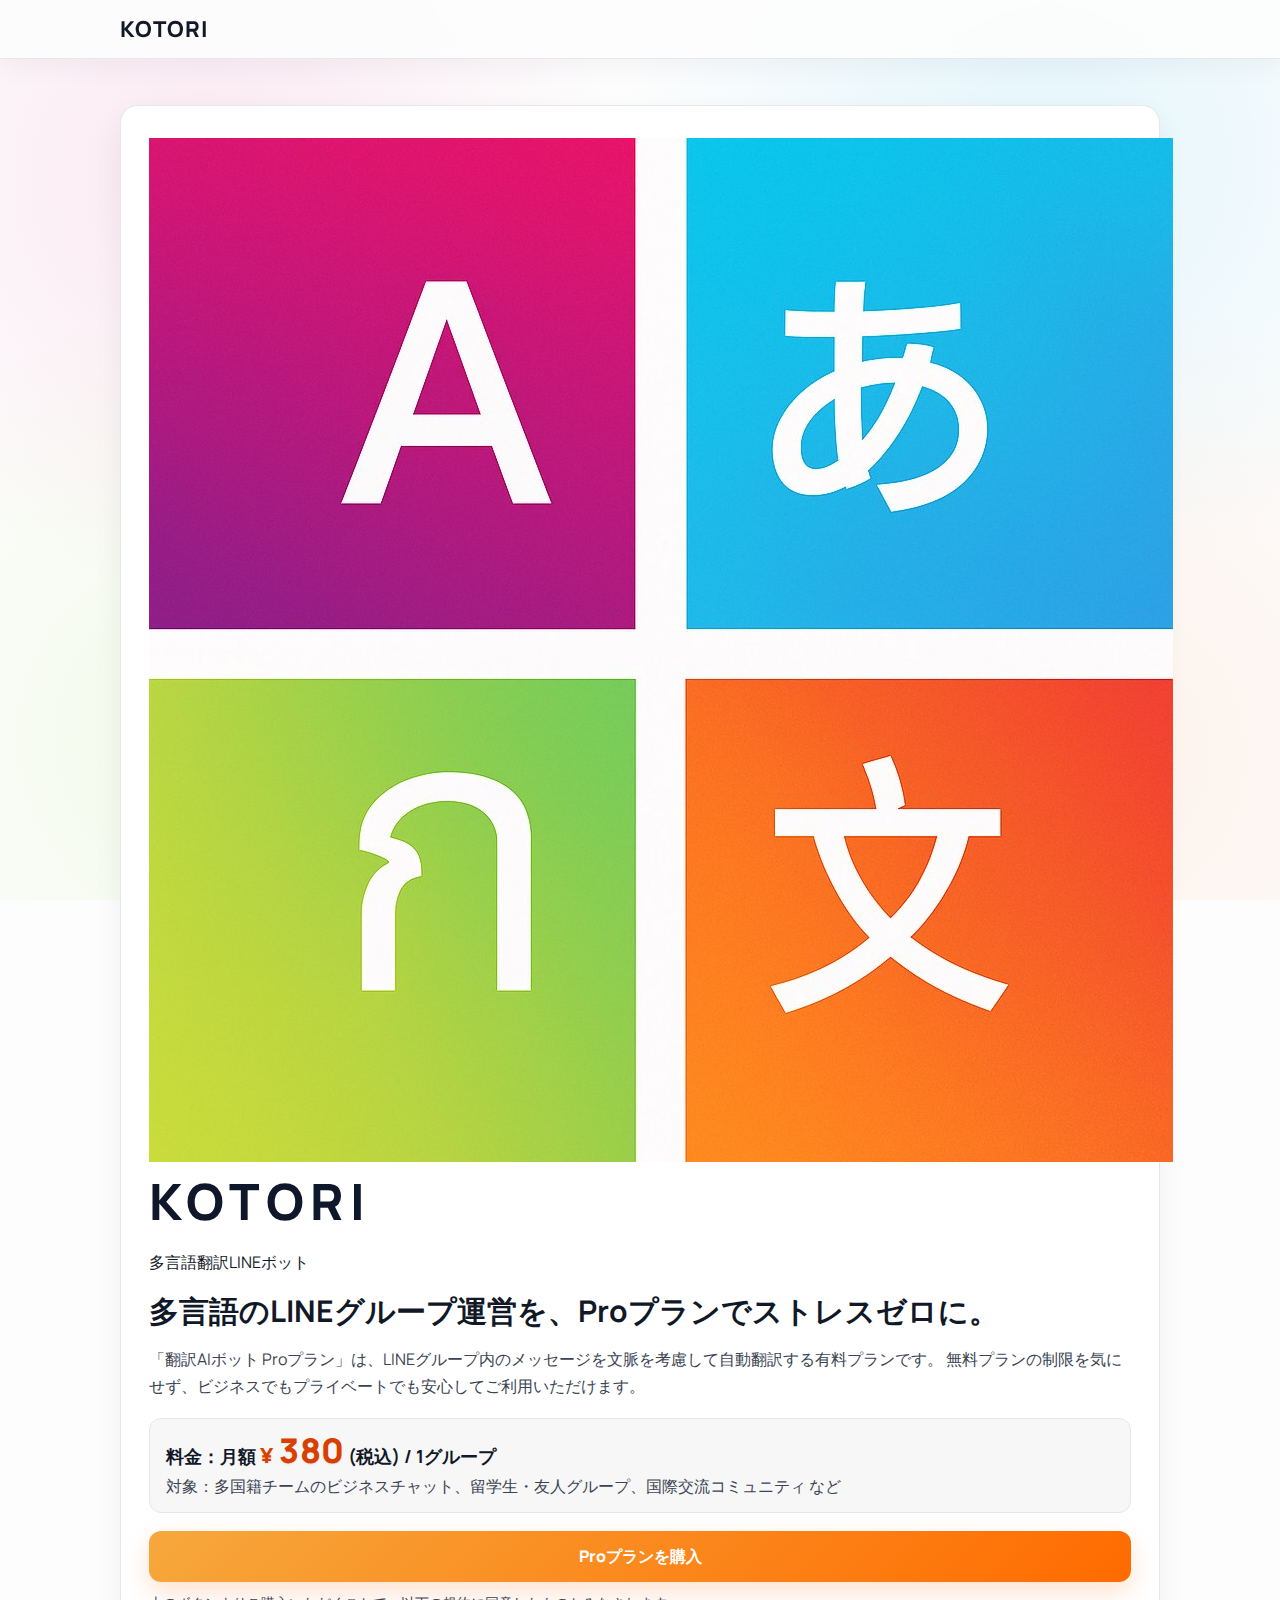
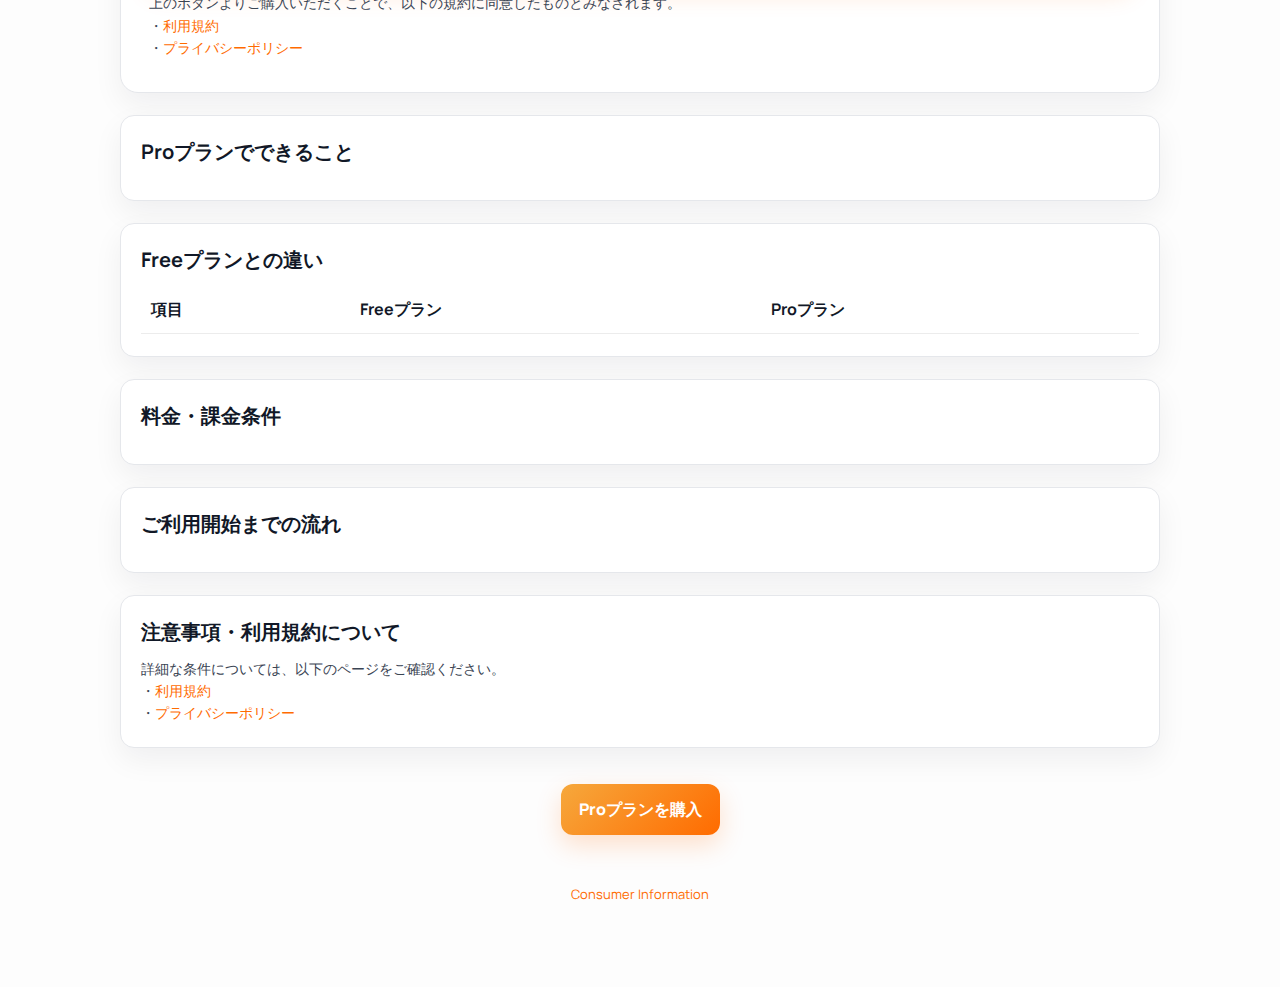
<file: pages/index.html>
<!DOCTYPE html>
<html lang="ja">
<head>
  <meta charset="UTF-8" />
  <meta name="viewport" content="width=device-width, initial-scale=1.0" />
  <title>KOTORI - AI翻訳/การแปล | Pro Plan</title>
  <link rel="icon" href="./favicon.ico" sizes="any" />
  <link rel="preconnect" href="https://fonts.googleapis.com" />
  <link rel="preconnect" href="https://fonts.gstatic.com" crossorigin />
  <link href="https://fonts.googleapis.com/css2?family=Manrope:wght@400;500;600;700&display=swap" rel="stylesheet" />
  <link rel="stylesheet" href="./styles.css" />
</head>
<body>
  <div class="top-bar-wrap">
    <nav class="top-bar" aria-label="Primary">
      <div class="brand">
        <div class="brand-name">KOTORI</div>
      </div>
      <div class="lang-picker" aria-label="Language selector">
        <select id="langSelect" class="lang-select">
          <option value="ja">日本語</option>
          <option value="en">English</option>
          <option value="zh-TW">繁體中文</option>
          <option value="th">ไทย</option>
        </select>
      </div>
    </nav>
  </div>

  <div class="page-shell">
    <main>
      <section class="hero">
        <div class="hero-brand">
          <img
            src="./assets/KOTORIロゴ中.jpg"
            alt="KOTORIロゴ"
            class="hero-logo"
            loading="lazy"
          />
          <p class="hero-wordmark">KOTORI</p>
          <p class="hero-subtitle" data-i18n="heroTagline">多言語翻訳LINEボット</p>
        </div>
        <h1 class="hero-title" data-i18n="heroTitle">多言語のLINEグループ運営を、Proプランでストレスゼロに。</h1>
        <p class="hero-lead" data-i18n="heroLead">
          「翻訳AIボット Proプラン」は、LINEグループ内のメッセージを文脈を考慮して自動翻訳する有料プランです。
          無料プランの制限を気にせず、ビジネスでもプライベートでも安心してご利用いただけます。
        </p>

        <div class="price-card">
          <p class="price" data-i18n="price">
            料金：月額
            <span class="price-amount">
              <span class="price-currency">¥</span>
              <span class="price-number">380</span>
            </span>
            (税込) / 1グループ
          </p>
          <p class="audience" data-i18n="audience">対象：多国籍チームのビジネスチャット、留学生・友人グループ、国際交流コミュニティ など</p>
        </div>

        <div class="cta" id="cta">
          <a id="ctaButton" class="primary-btn" href="#" data-i18n="ctaLabel" rel="noopener">Proプランを購入</a>
          <p class="terms" id="ctaTerms" data-i18n-html="ctaTerms">
            上のボタンよりご購入いただくことで、以下の規約に同意したものとみなされます。<br />
            ・<a href="./docs/terms-ja.html" target="_blank" rel="noopener">利用規約</a><br />
            ・<a href="./docs/privacy-ja.html" target="_blank" rel="noopener">プライバシーポリシー</a>
          </p>
        </div>
      </section>

      <section class="card">
        <h2 data-i18n="featuresTitle">Proプランでできること</h2>
        <ul class="list" id="featuresList"></ul>
      </section>

      <section class="card">
        <h2 data-i18n="compareTitle">Freeプランとの違い</h2>
        <div class="table-wrap">
          <table>
            <thead>
              <tr>
                <th data-i18n="compareItem">項目</th>
                <th data-i18n="compareFree">Freeプラン</th>
                <th data-i18n="comparePro">Proプラン</th>
              </tr>
            </thead>
            <tbody id="compareBody"></tbody>
          </table>
        </div>
      </section>

      <section class="card">
        <h2 data-i18n="pricingTitle">料金・課金条件</h2>
        <ul class="list" id="pricingList"></ul>
      </section>

      <section class="card">
        <h2 data-i18n="flowTitle">ご利用開始までの流れ</h2>
        <ol class="steps" id="flowList"></ol>
      </section>

      <section class="card">
        <h2 data-i18n="notesTitle">注意事項・利用規約について</h2>
        <ul class="list" id="notesList"></ul>
        <p class="terms" id="notesTerms" data-i18n-html="notesTerms">
          詳細な条件については、以下のページをご確認ください。<br />
          ・<a href="./docs/terms-ja.html" target="_blank" rel="noopener">利用規約</a><br />
          ・<a href="./docs/privacy-ja.html" target="_blank" rel="noopener">プライバシーポリシー</a>
        </p>
      </section>

      <div class="bottom-cta">
        <div class="cta" id="ctaBottom">
          <a
            id="ctaButtonBottom"
            class="primary-btn"
            href="#"
            data-i18n="ctaLabel"
            rel="noopener"
            >Proプランを購入</a
          >
        </div>
      </div>

      <div class="legal-links">
        <a id="consumerLink" data-i18n="consumerLink" href="./docs/consumer-ja.html" target="_blank" rel="noopener">Consumer Information</a>
      </div>
    </main>
  </div>

  <script src="./script.js"></script>
</body>
</html>
</file>
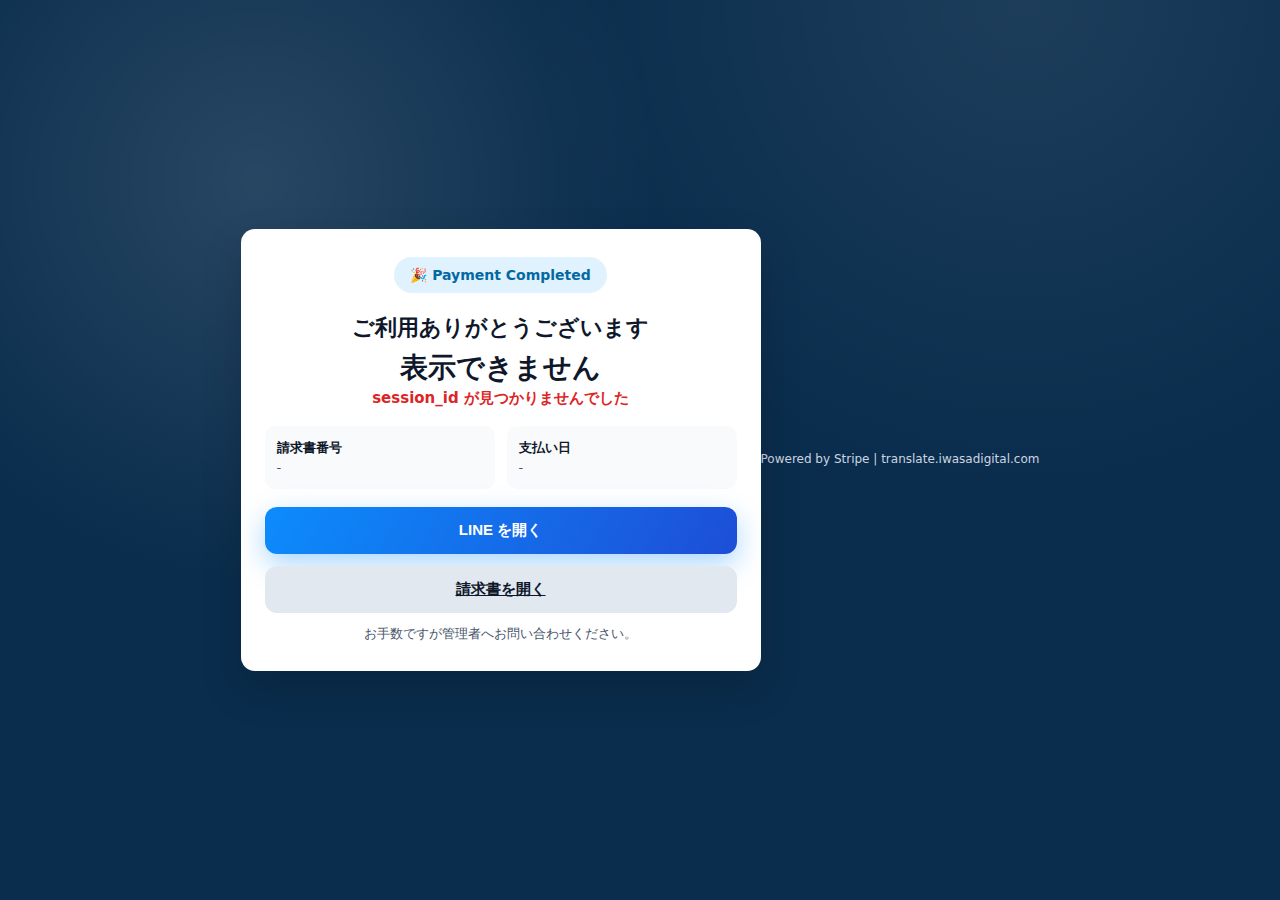
<file: pages/thanks.html>
<!DOCTYPE html>
<html lang="ja">
<head>
  <meta charset="UTF-8">
  <meta name="viewport" content="width=device-width, initial-scale=1">
  <title>Thank you | Translate Line Bot</title>
  <link rel="preconnect" href="https://js.stripe.com">
  <style>
    :root {
      --bg: #0a2d4d;
      --card: #ffffff;
      --accent: #0c8cfc;
      --text: #0f172a;
      --muted: #475569;
      --success: #16a34a;
      --warning: #ea580c;
      --radius: 14px;
      --shadow: 0 18px 40px rgba(0,0,0,0.18);
    }
    * { box-sizing: border-box; }
    body {
      margin: 0;
      font-family: "Segoe UI", "Hiragino Sans", system-ui, -apple-system, sans-serif;
      background: radial-gradient(circle at 20% 20%, rgba(255,255,255,0.12), transparent 32%),
                  radial-gradient(circle at 80% 0%, rgba(255,255,255,0.08), transparent 36%),
                  var(--bg);
      color: var(--text);
      min-height: 100vh;
      display: flex;
      align-items: center;
      justify-content: center;
      padding: 32px 16px;
    }
    .card {
      width: 100%;
      max-width: 520px;
      background: var(--card);
      border-radius: var(--radius);
      box-shadow: var(--shadow);
      padding: 28px 24px;
      text-align: center;
      position: relative;
      overflow: hidden;
    }
    .badge {
      display: inline-flex;
      align-items: center;
      gap: 10px;
      padding: 10px 16px;
      border-radius: 999px;
      background: #e0f2fe;
      color: #0369a1;
      font-weight: 700;
      margin-bottom: 14px;
      font-size: 14px;
    }
    h1 { margin: 6px 0 6px; font-size: 22px; }
    .amount { font-size: 28px; font-weight: 800; margin: 6px 0 2px; }
    .status { font-size: 15px; color: var(--muted); margin: 0 0 18px; }
    .grid { display: grid; grid-template-columns: 1fr 1fr; gap: 12px; margin: 18px 0; }
    .pill {
      background: #f8fafc;
      border-radius: 10px;
      padding: 12px;
      text-align: left;
      color: var(--muted);
      font-size: 13px;
      line-height: 1.5;
    }
    .pill strong { color: var(--text); }
    .actions { display: flex; flex-direction: column; gap: 12px; margin-top: 10px; }
    .btn {
      display: inline-flex;
      align-items: center;
      justify-content: center;
      gap: 8px;
      padding: 14px;
      border-radius: 12px;
      border: none;
      cursor: pointer;
      font-weight: 700;
      font-size: 15px;
      transition: transform 0.1s ease, box-shadow 0.1s ease, opacity 0.1s;
    }
    .btn-primary { background: linear-gradient(120deg, #0c8cfc, #1d4ed8); color: #fff; box-shadow: 0 10px 28px rgba(12,140,252,0.35); }
    .btn-secondary { background: #e2e8f0; color: #0f172a; }
    .btn:hover { transform: translateY(-1px); }
    .alert { margin: 12px 0 0; font-size: 13px; color: var(--muted); }
    .error { color: #dc2626; font-weight: 700; }
    footer { margin-top: 18px; font-size: 12px; color: #cbd5e1; text-align: center; }
    @media (max-width: 480px) {
      .grid { grid-template-columns: 1fr; }
      .card { padding: 22px 18px; }
    }
  </style>
</head>
<body>
  <div class="card" id="card">
    <div class="badge">🎉 Payment Completed</div>
    <h1>ご利用ありがとうございます</h1>
    <div class="amount" id="amount">読み込み中...</div>
    <p class="status" id="status">決済情報を取得しています。</p>

    <div class="grid">
      <div class="pill"><strong>請求書番号</strong><br><span id="invoice-number">-</span></div>
      <div class="pill"><strong>支払い日</strong><br><span id="invoice-date">-</span></div>
    </div>

    <div class="actions">
      <button class="btn btn-primary" id="open-line">LINE を開く</button>
      <a class="btn btn-secondary" id="open-invoice" href="#" target="_blank" rel="noopener">請求書を開く</a>
    </div>
    <p class="alert" id="alert">モバイル端末では自動で LINE を開きます。開かない場合はボタンをタップしてください。</p>
  </div>
  <footer>Powered by Stripe | translate.iwasadigital.com</footer>

  <script src="https://js.stripe.com/v3/"></script>
  <script>
    // 公開鍵は環境ごとに差し替え必須
    const STRIPE_PUBLISHABLE_KEY = (window.ENV_STRIPE_PUBLISHABLE_KEY || 'REPLACE_WITH_STRIPE_PUBLISHABLE_KEY').trim();

    const params = new URLSearchParams(window.location.search);
    const sessionId = params.get('session_id');
    const statusParam = params.get('status');
    const lineLink = params.get('line_link') || 'line://launch';

    const els = {
      amount: document.getElementById('amount'),
      status: document.getElementById('status'),
      invoiceNumber: document.getElementById('invoice-number'),
      invoiceDate: document.getElementById('invoice-date'),
      openInvoice: document.getElementById('open-invoice'),
      alert: document.getElementById('alert'),
    };

    const isMobile = /iphone|ipad|ipod|android/i.test(navigator.userAgent);

    function showError(message) {
      els.amount.textContent = '表示できません';
      els.status.innerHTML = `<span class="error">${message}</span>`;
      els.alert.textContent = 'お手数ですが管理者へお問い合わせください。';
    }

    function formatYMD(dateStr) {
      if (!dateStr) return '-';
      try {
        const d = new Date(dateStr * 1000 || dateStr);
        return `${d.getFullYear()}年${d.getMonth() + 1}月${d.getDate()}日`;
      } catch (_e) {
        return '-';
      }
    }

    function attemptLineDeepLink() {
      // モバイルのみ自動遷移。PCはボタンのみ。
      if (!isMobile) return;
      setTimeout(() => { window.location.href = lineLink; }, 400);
    }

    async function hydrate() {
      if (!sessionId) {
        showError('session_id が見つかりませんでした');
        return;
      }
      if (!STRIPE_PUBLISHABLE_KEY || STRIPE_PUBLISHABLE_KEY.startsWith('REPLACE_WITH_')) {
        showError('Stripe の公開鍵が設定されていません');
        return;
      }

      if (statusParam === 'cancelled') {
        els.amount.textContent = '未決済';
        els.status.textContent = 'お支払いがキャンセルされました。再度お試しください。';
        els.alert.textContent = 'LINE の自動遷移は行われません。';
        return;
      }

      try {
        const stripe = Stripe(STRIPE_PUBLISHABLE_KEY);
        const { error, session } = await stripe.retrieveCheckoutSession(sessionId);
        if (error || !session) {
          showError('決済情報の取得に失敗しました');
          return;
        }

        const amountTotal = session.amount_total ? session.amount_total / 100 : 0;
        const currency = (session.currency || 'jpy').toUpperCase();
        els.amount.textContent = `¥${amountTotal.toLocaleString()} (${currency})`;
        els.status.textContent = session.payment_status === 'paid' ? 'お支払いが完了しました。' : 'お支払いステータスを確認してください。';

        // hosted_invoice_url はサブスクであれば invoice オブジェクト経由で取得可能
        const invoice = session.invoice;
        if (invoice) {
          els.invoiceNumber.textContent = invoice.number || '-';
          els.invoiceDate.textContent = formatYMD(invoice.status_transitions?.paid_at || invoice.created);
          if (invoice.hosted_invoice_url) {
            els.openInvoice.href = invoice.hosted_invoice_url;
          } else {
            els.openInvoice.removeAttribute('href');
            els.openInvoice.style.opacity = '0.6';
          }
        } else {
          els.invoiceNumber.textContent = '-';
          els.invoiceDate.textContent = '-';
        }

        // モバイルなら自動で LINE を開く
        attemptLineDeepLink();
      } catch (_e) {
        showError('ネットワークエラーが発生しました');
      }
    }

    document.getElementById('open-line').addEventListener('click', () => {
      window.location.href = lineLink;
    });

    hydrate();
  </script>
</body>
</html>
</file>
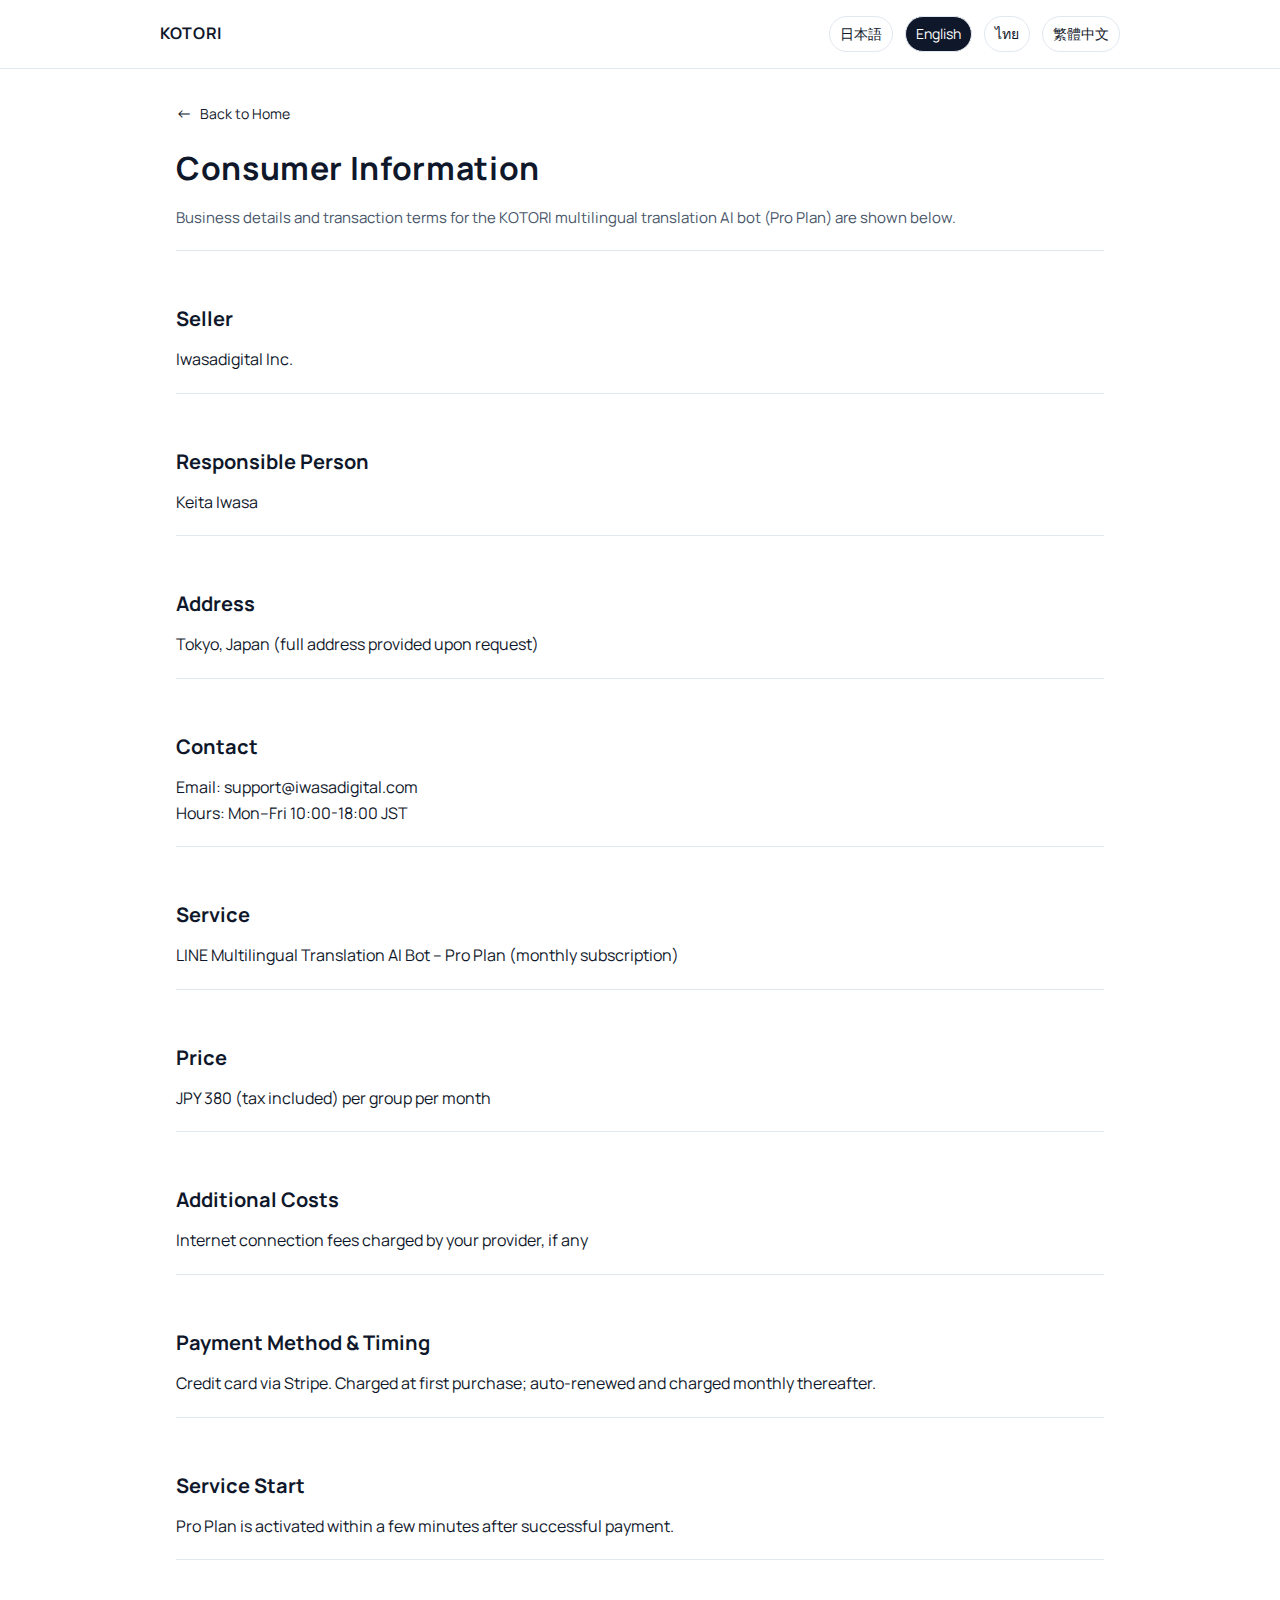
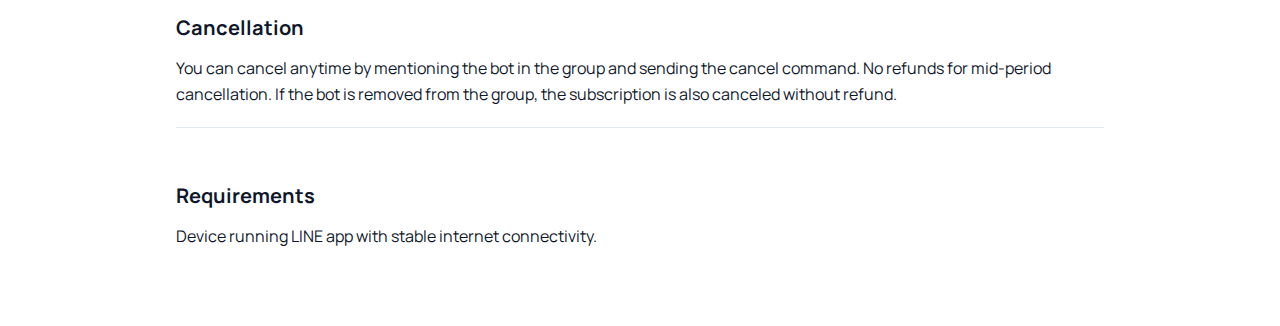
<file: pages/docs/consumer-en.html>
<!DOCTYPE html>
<html lang="en">
<head>
  <meta charset="UTF-8" />
  <meta name="viewport" content="width=device-width, initial-scale=1" />
  <title>Consumer Information | KOTORI</title>
  <link rel="preconnect" href="https://fonts.googleapis.com" />
  <link rel="preconnect" href="https://fonts.gstatic.com" crossorigin />
  <link href="https://fonts.googleapis.com/css2?family=Manrope:wght@400;600;700&display=swap" rel="stylesheet" />
  <link rel="stylesheet" href="./policy.css" />
</head>
<body>
  <header>
    <div class="header-inner">
      <div class="brand">KOTORI</div>
      <nav class="lang-links" aria-label="Language links">
        <a href="./consumer-ja.html">日本語</a>
        <a class="active" href="./consumer-en.html">English</a>
        <a href="./consumer-th.html">ไทย</a>
        <a href="./consumer-zh-tw.html">繁體中文</a>
      </nav>
    </div>
  </header>
  <main>
    <a class="back-home" href="../index.html"><span>←</span>Back to Home</a>
    <h1>Consumer Information</h1>
    <p class="summary">Business details and transaction terms for the KOTORI multilingual translation AI bot (Pro Plan) are shown below.</p>

    <section>
      <h2>Seller</h2>
      <p>Iwasadigital Inc.</p>
    </section>

    <section>
      <h2>Responsible Person</h2>
      <p>Keita Iwasa</p>
    </section>

    <section>
      <h2>Address</h2>
      <p>Tokyo, Japan (full address provided upon request)</p>
    </section>

    <section>
      <h2>Contact</h2>
      <p>Email: support@iwasadigital.com<br />Hours: Mon–Fri 10:00-18:00 JST</p>
    </section>

    <section>
      <h2>Service</h2>
      <p>LINE Multilingual Translation AI Bot – Pro Plan (monthly subscription)</p>
    </section>

    <section>
      <h2>Price</h2>
      <p>JPY 380 (tax included) per group per month</p>
    </section>

    <section>
      <h2>Additional Costs</h2>
      <p>Internet connection fees charged by your provider, if any</p>
    </section>

    <section>
      <h2>Payment Method & Timing</h2>
      <p>Credit card via Stripe. Charged at first purchase; auto-renewed and charged monthly thereafter.</p>
    </section>

    <section>
      <h2>Service Start</h2>
      <p>Pro Plan is activated within a few minutes after successful payment.</p>
    </section>

    <section>
      <h2>Cancellation</h2>
      <p>You can cancel anytime by mentioning the bot in the group and sending the cancel command. No refunds for mid-period cancellation. If the bot is removed from the group, the subscription is also canceled without refund.</p>
    </section>

    <section>
      <h2>Requirements</h2>
      <p>Device running LINE app with stable internet connectivity.</p>
    </section>
  </main>
</body>
</html>
</file>
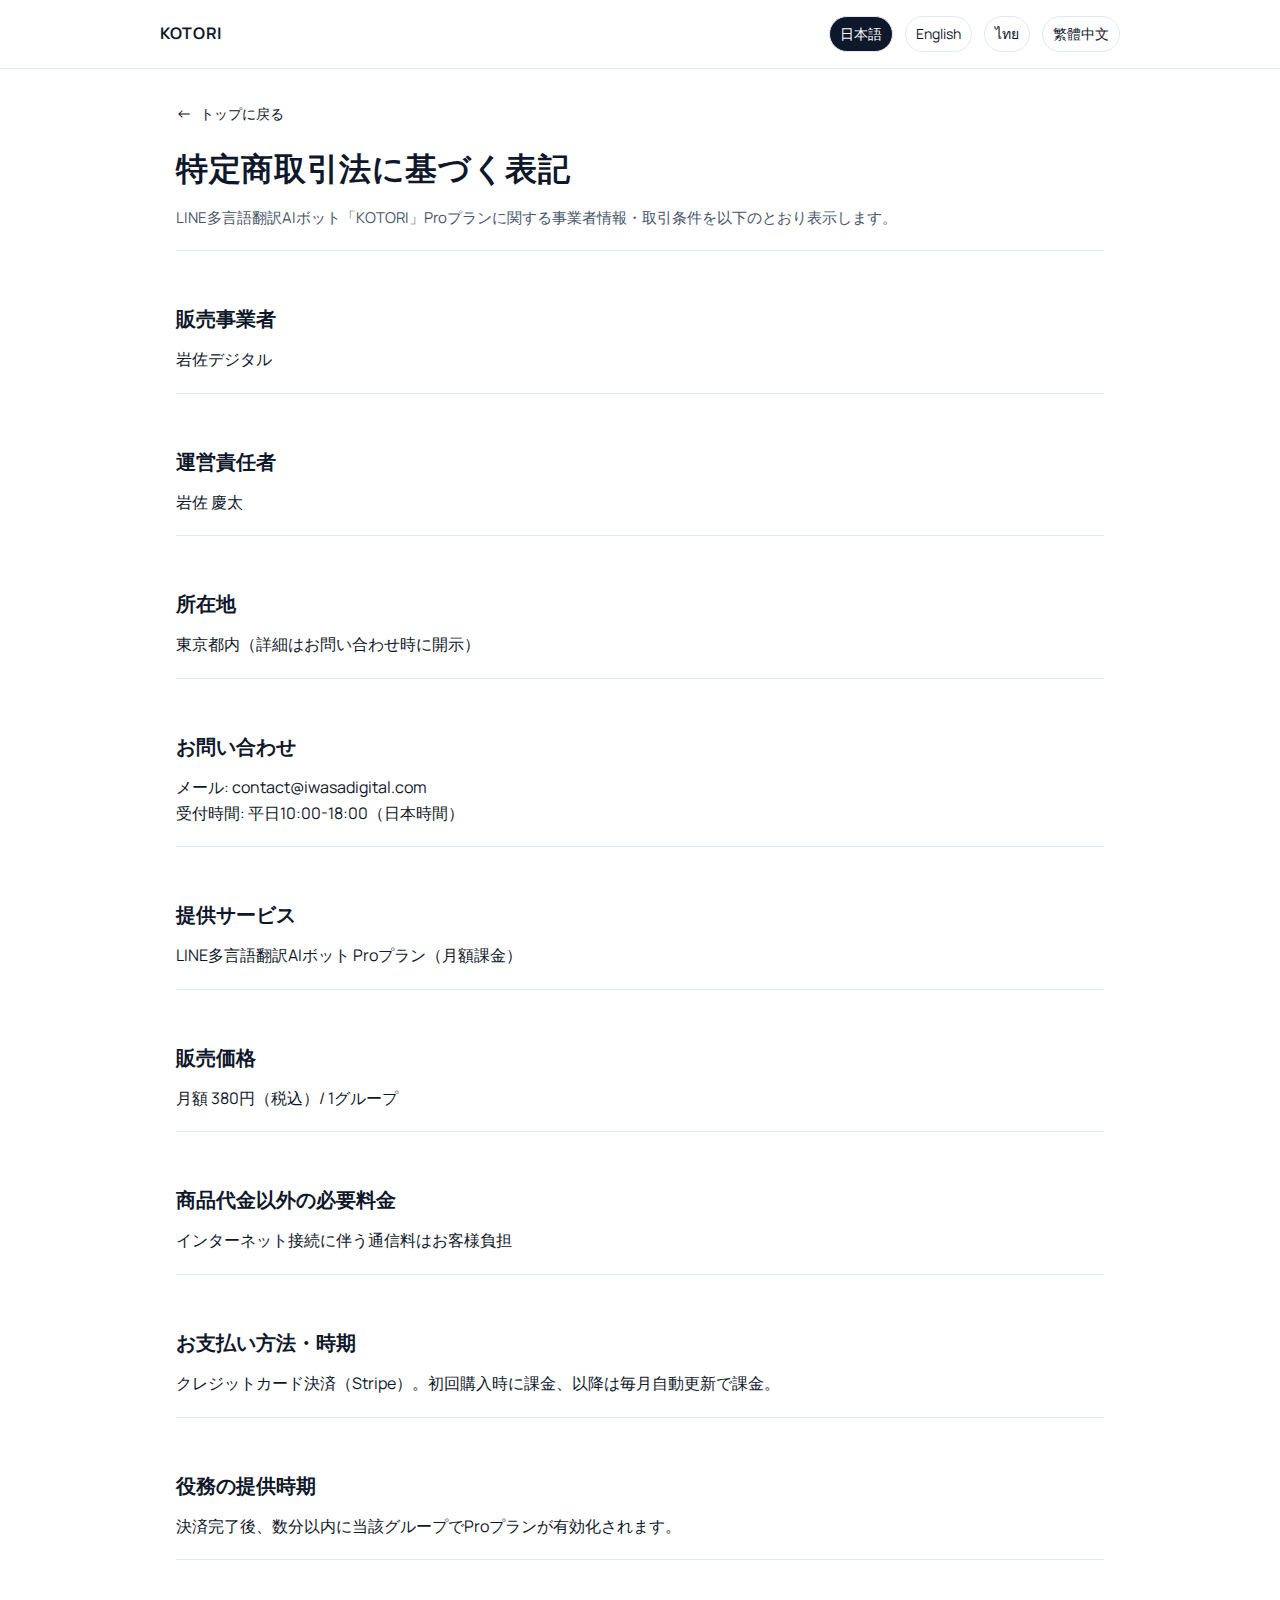
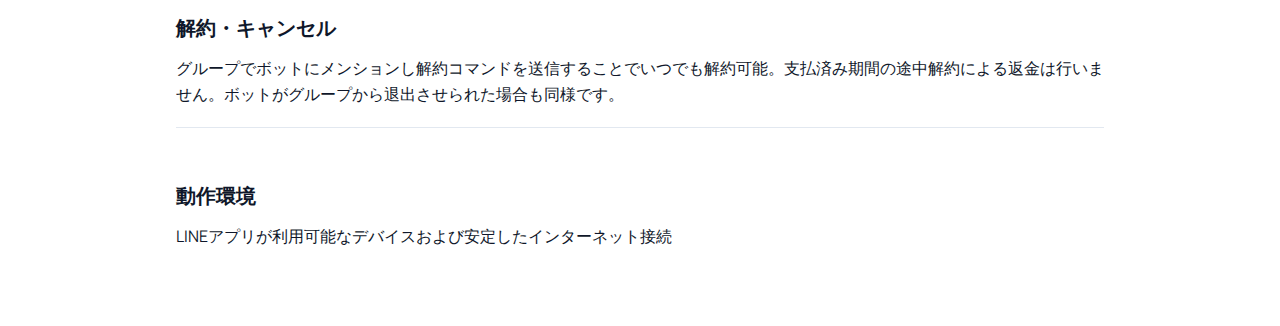
<file: pages/docs/consumer-ja.html>
<!DOCTYPE html>
<html lang="ja">
<head>
  <meta charset="UTF-8" />
  <meta name="viewport" content="width=device-width, initial-scale=1" />
  <title>特定商取引法に基づく表記 | KOTORI</title>
  <link rel="preconnect" href="https://fonts.googleapis.com" />
  <link rel="preconnect" href="https://fonts.gstatic.com" crossorigin />
  <link href="https://fonts.googleapis.com/css2?family=Manrope:wght@400;600;700&display=swap" rel="stylesheet" />
  <link rel="stylesheet" href="./policy.css" />
</head>
<body>
  <header>
    <div class="header-inner">
      <div class="brand">KOTORI</div>
      <nav class="lang-links" aria-label="Language links">
        <a class="active" href="./consumer-ja.html">日本語</a>
        <a href="./consumer-en.html">English</a>
        <a href="./consumer-th.html">ไทย</a>
        <a href="./consumer-zh-tw.html">繁體中文</a>
      </nav>
    </div>
  </header>
  <main>
    <a class="back-home" href="../index.html"><span>←</span>トップに戻る</a>
    <h1>特定商取引法に基づく表記</h1>
    <p class="summary">LINE多言語翻訳AIボット「KOTORI」Proプランに関する事業者情報・取引条件を以下のとおり表示します。</p>

    <section>
      <h2>販売事業者</h2>
      <p>岩佐デジタル</p>
    </section>

    <section>
      <h2>運営責任者</h2>
      <p>岩佐 慶太</p>
    </section>

    <section>
      <h2>所在地</h2>
      <p>東京都内（詳細はお問い合わせ時に開示）</p>
    </section>

    <section>
      <h2>お問い合わせ</h2>
      <p>メール: contact@iwasadigital.com<br />受付時間: 平日10:00-18:00（日本時間）</p>
    </section>

    <section>
      <h2>提供サービス</h2>
      <p>LINE多言語翻訳AIボット Proプラン（月額課金）</p>
    </section>

    <section>
      <h2>販売価格</h2>
      <p>月額 380円（税込）/ 1グループ</p>
    </section>

    <section>
      <h2>商品代金以外の必要料金</h2>
      <p>インターネット接続に伴う通信料はお客様負担</p>
    </section>

    <section>
      <h2>お支払い方法・時期</h2>
      <p>クレジットカード決済（Stripe）。初回購入時に課金、以降は毎月自動更新で課金。</p>
    </section>

    <section>
      <h2>役務の提供時期</h2>
      <p>決済完了後、数分以内に当該グループでProプランが有効化されます。</p>
    </section>

    <section>
      <h2>解約・キャンセル</h2>
      <p>グループでボットにメンションし解約コマンドを送信することでいつでも解約可能。支払済み期間の途中解約による返金は行いません。ボットがグループから退出させられた場合も同様です。</p>
    </section>

    <section>
      <h2>動作環境</h2>
      <p>LINEアプリが利用可能なデバイスおよび安定したインターネット接続</p>
    </section>
  </main>
  <script src="./policy.js"></script>
</body>
</html>
</file>
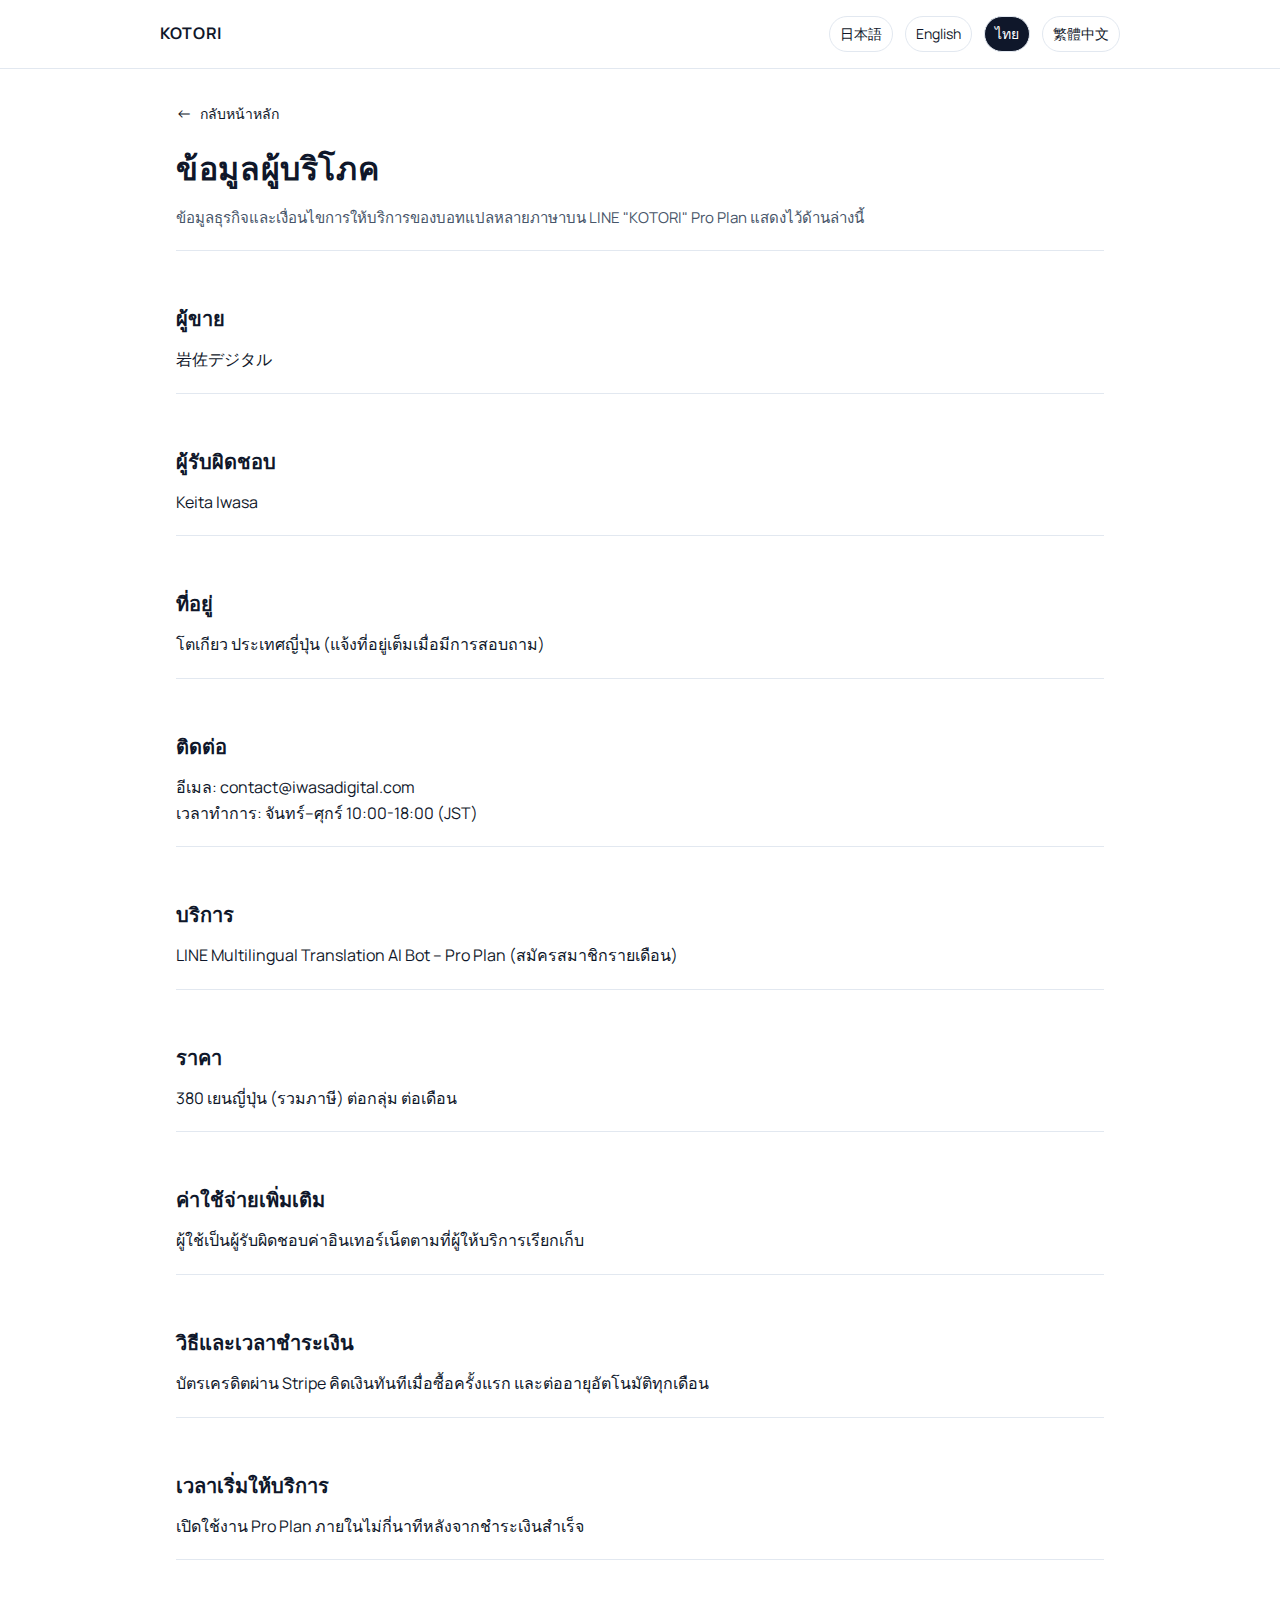
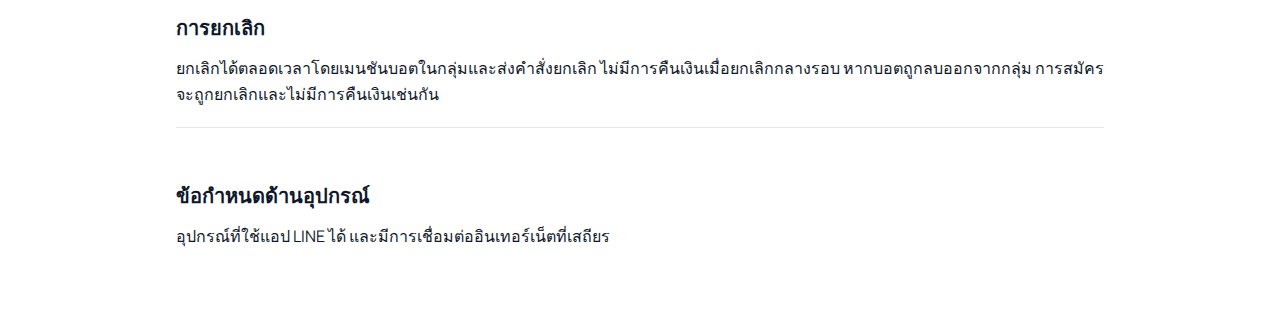
<file: pages/docs/consumer-th.html>
<!DOCTYPE html>
<html lang="th">
<head>
  <meta charset="UTF-8" />
  <meta name="viewport" content="width=device-width, initial-scale=1" />
  <title>ข้อมูลผู้บริโภค | KOTORI</title>
  <link rel="preconnect" href="https://fonts.googleapis.com" />
  <link rel="preconnect" href="https://fonts.gstatic.com" crossorigin />
  <link href="https://fonts.googleapis.com/css2?family=Manrope:wght@400;600;700&display=swap" rel="stylesheet" />
  <link rel="stylesheet" href="./policy.css" />
</head>
<body>
  <header>
    <div class="header-inner">
      <div class="brand">KOTORI</div>
      <nav class="lang-links" aria-label="Language links">
        <a href="./consumer-ja.html">日本語</a>
        <a href="./consumer-en.html">English</a>
        <a class="active" href="./consumer-th.html">ไทย</a>
        <a href="./consumer-zh-tw.html">繁體中文</a>
      </nav>
    </div>
  </header>
  <main>
    <a class="back-home" href="../index.html"><span>←</span>กลับหน้าหลัก</a>
    <h1>ข้อมูลผู้บริโภค</h1>
    <p class="summary">ข้อมูลธุรกิจและเงื่อนไขการให้บริการของบอทแปลหลายภาษาบน LINE "KOTORI" Pro Plan แสดงไว้ด้านล่างนี้</p>

    <section>
      <h2>ผู้ขาย</h2>
      <p>岩佐デジタル</p>
    </section>

    <section>
      <h2>ผู้รับผิดชอบ</h2>
      <p>Keita Iwasa</p>
    </section>

    <section>
      <h2>ที่อยู่</h2>
      <p>โตเกียว ประเทศญี่ปุ่น (แจ้งที่อยู่เต็มเมื่อมีการสอบถาม)</p>
    </section>

    <section>
      <h2>ติดต่อ</h2>
      <p>อีเมล: contact@iwasadigital.com<br />เวลาทำการ: จันทร์–ศุกร์ 10:00-18:00 (JST)</p>
    </section>

    <section>
      <h2>บริการ</h2>
      <p>LINE Multilingual Translation AI Bot – Pro Plan (สมัครสมาชิกรายเดือน)</p>
    </section>

    <section>
      <h2>ราคา</h2>
      <p>380 เยนญี่ปุ่น (รวมภาษี) ต่อกลุ่ม ต่อเดือน</p>
    </section>

    <section>
      <h2>ค่าใช้จ่ายเพิ่มเติม</h2>
      <p>ผู้ใช้เป็นผู้รับผิดชอบค่าอินเทอร์เน็ตตามที่ผู้ให้บริการเรียกเก็บ</p>
    </section>

    <section>
      <h2>วิธีและเวลาชำระเงิน</h2>
      <p>บัตรเครดิตผ่าน Stripe คิดเงินทันทีเมื่อซื้อครั้งแรก และต่ออายุอัตโนมัติทุกเดือน</p>
    </section>

    <section>
      <h2>เวลาเริ่มให้บริการ</h2>
      <p>เปิดใช้งาน Pro Plan ภายในไม่กี่นาทีหลังจากชำระเงินสำเร็จ</p>
    </section>

    <section>
      <h2>การยกเลิก</h2>
      <p>ยกเลิกได้ตลอดเวลาโดยเมนชันบอตในกลุ่มและส่งคำสั่งยกเลิก ไม่มีการคืนเงินเมื่อยกเลิกกลางรอบ หากบอตถูกลบออกจากกลุ่ม การสมัครจะถูกยกเลิกและไม่มีการคืนเงินเช่นกัน</p>
    </section>

    <section>
      <h2>ข้อกำหนดด้านอุปกรณ์</h2>
      <p>อุปกรณ์ที่ใช้แอป LINE ได้ และมีการเชื่อมต่ออินเทอร์เน็ตที่เสถียร</p>
    </section>
  </main>
  <script src="./policy.js"></script>
</body>
</html>
</file>
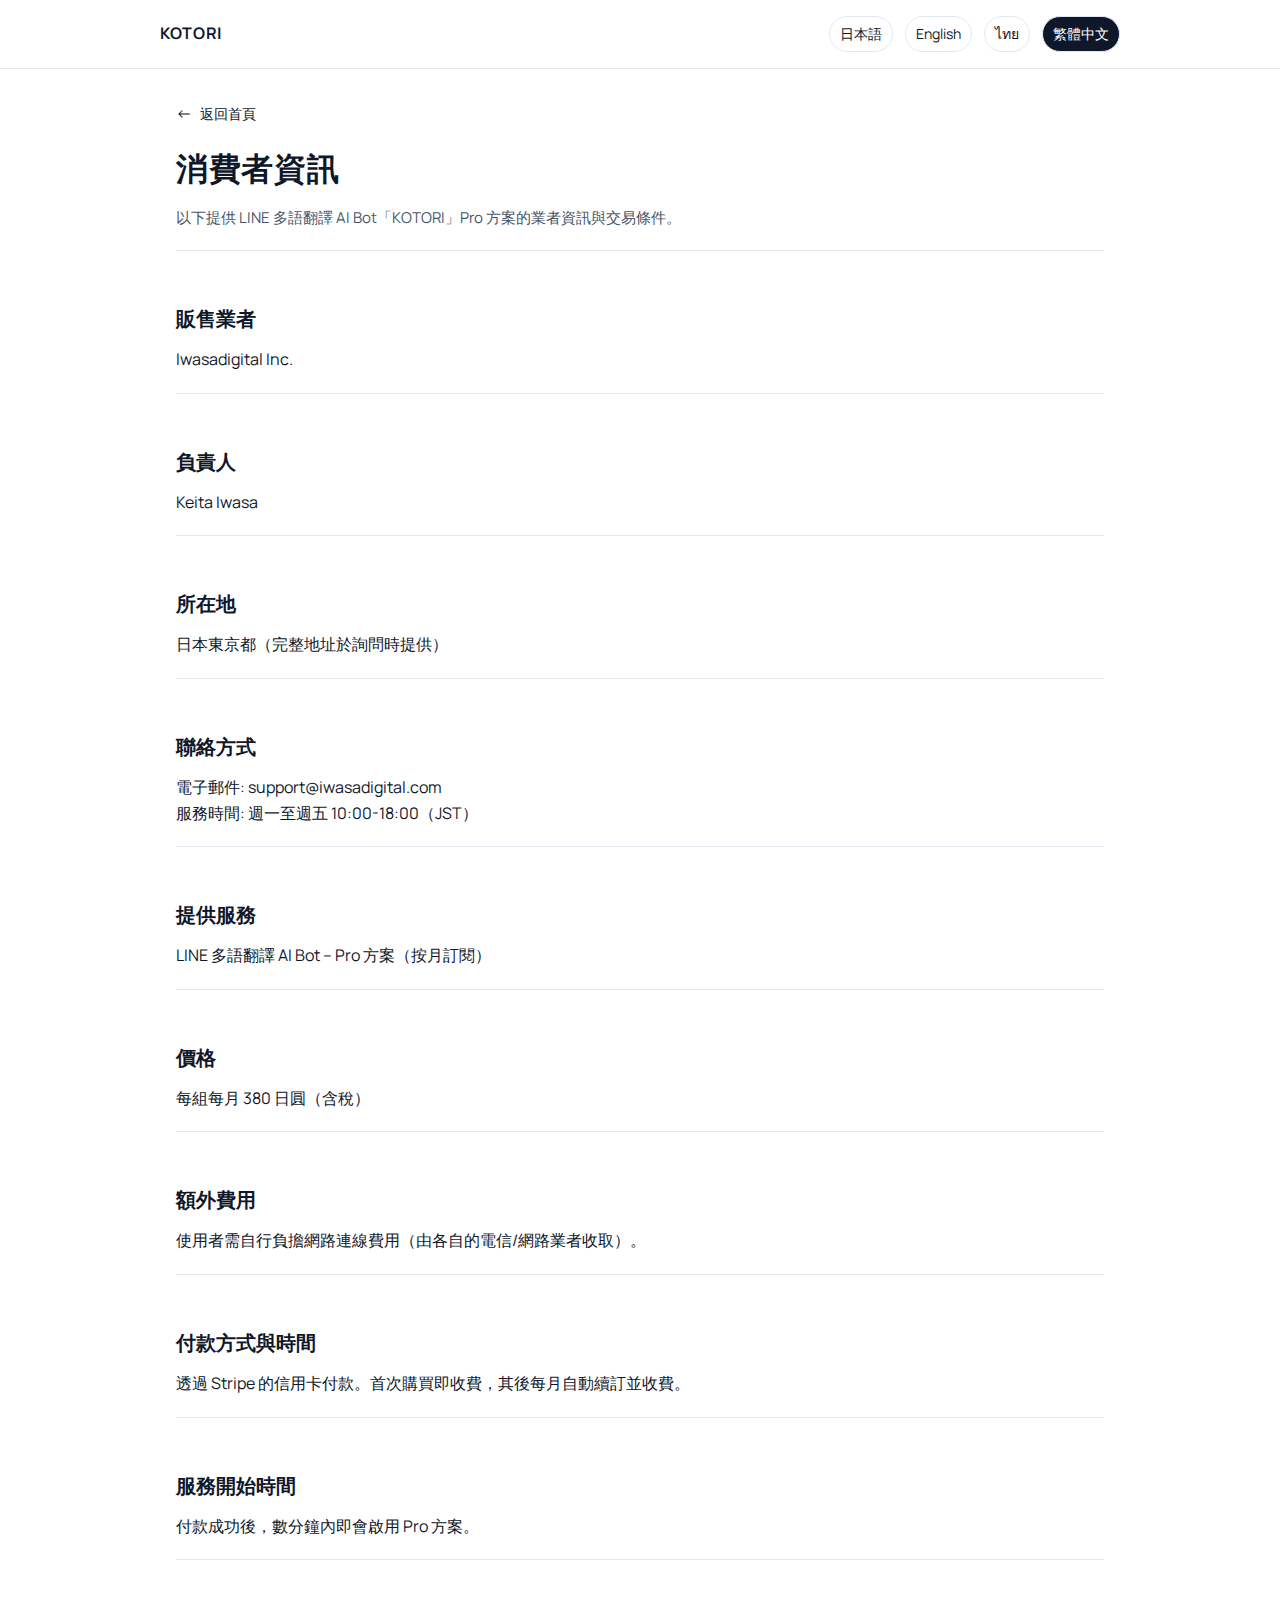
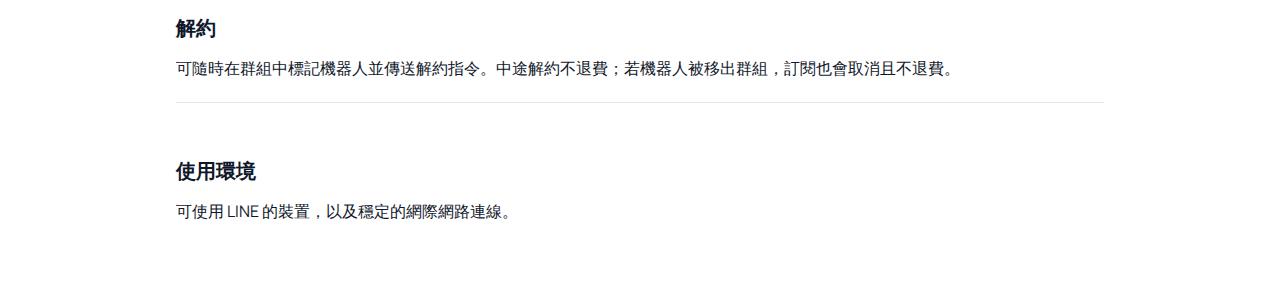
<file: pages/docs/consumer-zh-tw.html>
<!DOCTYPE html>
<html lang="zh-Hant">
<head>
  <meta charset="UTF-8" />
  <meta name="viewport" content="width=device-width, initial-scale=1" />
  <title>消費者資訊 | KOTORI</title>
  <link rel="preconnect" href="https://fonts.googleapis.com" />
  <link rel="preconnect" href="https://fonts.gstatic.com" crossorigin />
  <link href="https://fonts.googleapis.com/css2?family=Manrope:wght@400;600;700&display=swap" rel="stylesheet" />
  <link rel="stylesheet" href="./policy.css" />
</head>
<body>
  <header>
    <div class="header-inner">
      <div class="brand">KOTORI</div>
      <nav class="lang-links" aria-label="Language links">
        <a href="./consumer-ja.html">日本語</a>
        <a href="./consumer-en.html">English</a>
        <a href="./consumer-th.html">ไทย</a>
        <a class="active" href="./consumer-zh-tw.html">繁體中文</a>
      </nav>
    </div>
  </header>
  <main>
    <a class="back-home" href="../index.html"><span>←</span>返回首頁</a>
    <h1>消費者資訊</h1>
    <p class="summary">以下提供 LINE 多語翻譯 AI Bot「KOTORI」Pro 方案的業者資訊與交易條件。</p>

    <section>
      <h2>販售業者</h2>
      <p>Iwasadigital Inc.</p>
    </section>

    <section>
      <h2>負責人</h2>
      <p>Keita Iwasa</p>
    </section>

    <section>
      <h2>所在地</h2>
      <p>日本東京都（完整地址於詢問時提供）</p>
    </section>

    <section>
      <h2>聯絡方式</h2>
      <p>電子郵件: support@iwasadigital.com<br />服務時間: 週一至週五 10:00-18:00（JST）</p>
    </section>

    <section>
      <h2>提供服務</h2>
      <p>LINE 多語翻譯 AI Bot – Pro 方案（按月訂閱）</p>
    </section>

    <section>
      <h2>價格</h2>
      <p>每組每月 380 日圓（含稅）</p>
    </section>

    <section>
      <h2>額外費用</h2>
      <p>使用者需自行負擔網路連線費用（由各自的電信/網路業者收取）。</p>
    </section>

    <section>
      <h2>付款方式與時間</h2>
      <p>透過 Stripe 的信用卡付款。首次購買即收費，其後每月自動續訂並收費。</p>
    </section>

    <section>
      <h2>服務開始時間</h2>
      <p>付款成功後，數分鐘內即會啟用 Pro 方案。</p>
    </section>

    <section>
      <h2>解約</h2>
      <p>可隨時在群組中標記機器人並傳送解約指令。中途解約不退費；若機器人被移出群組，訂閱也會取消且不退費。</p>
    </section>

    <section>
      <h2>使用環境</h2>
      <p>可使用 LINE 的裝置，以及穩定的網際網路連線。</p>
    </section>
  </main>
</body>
</html>
</file>
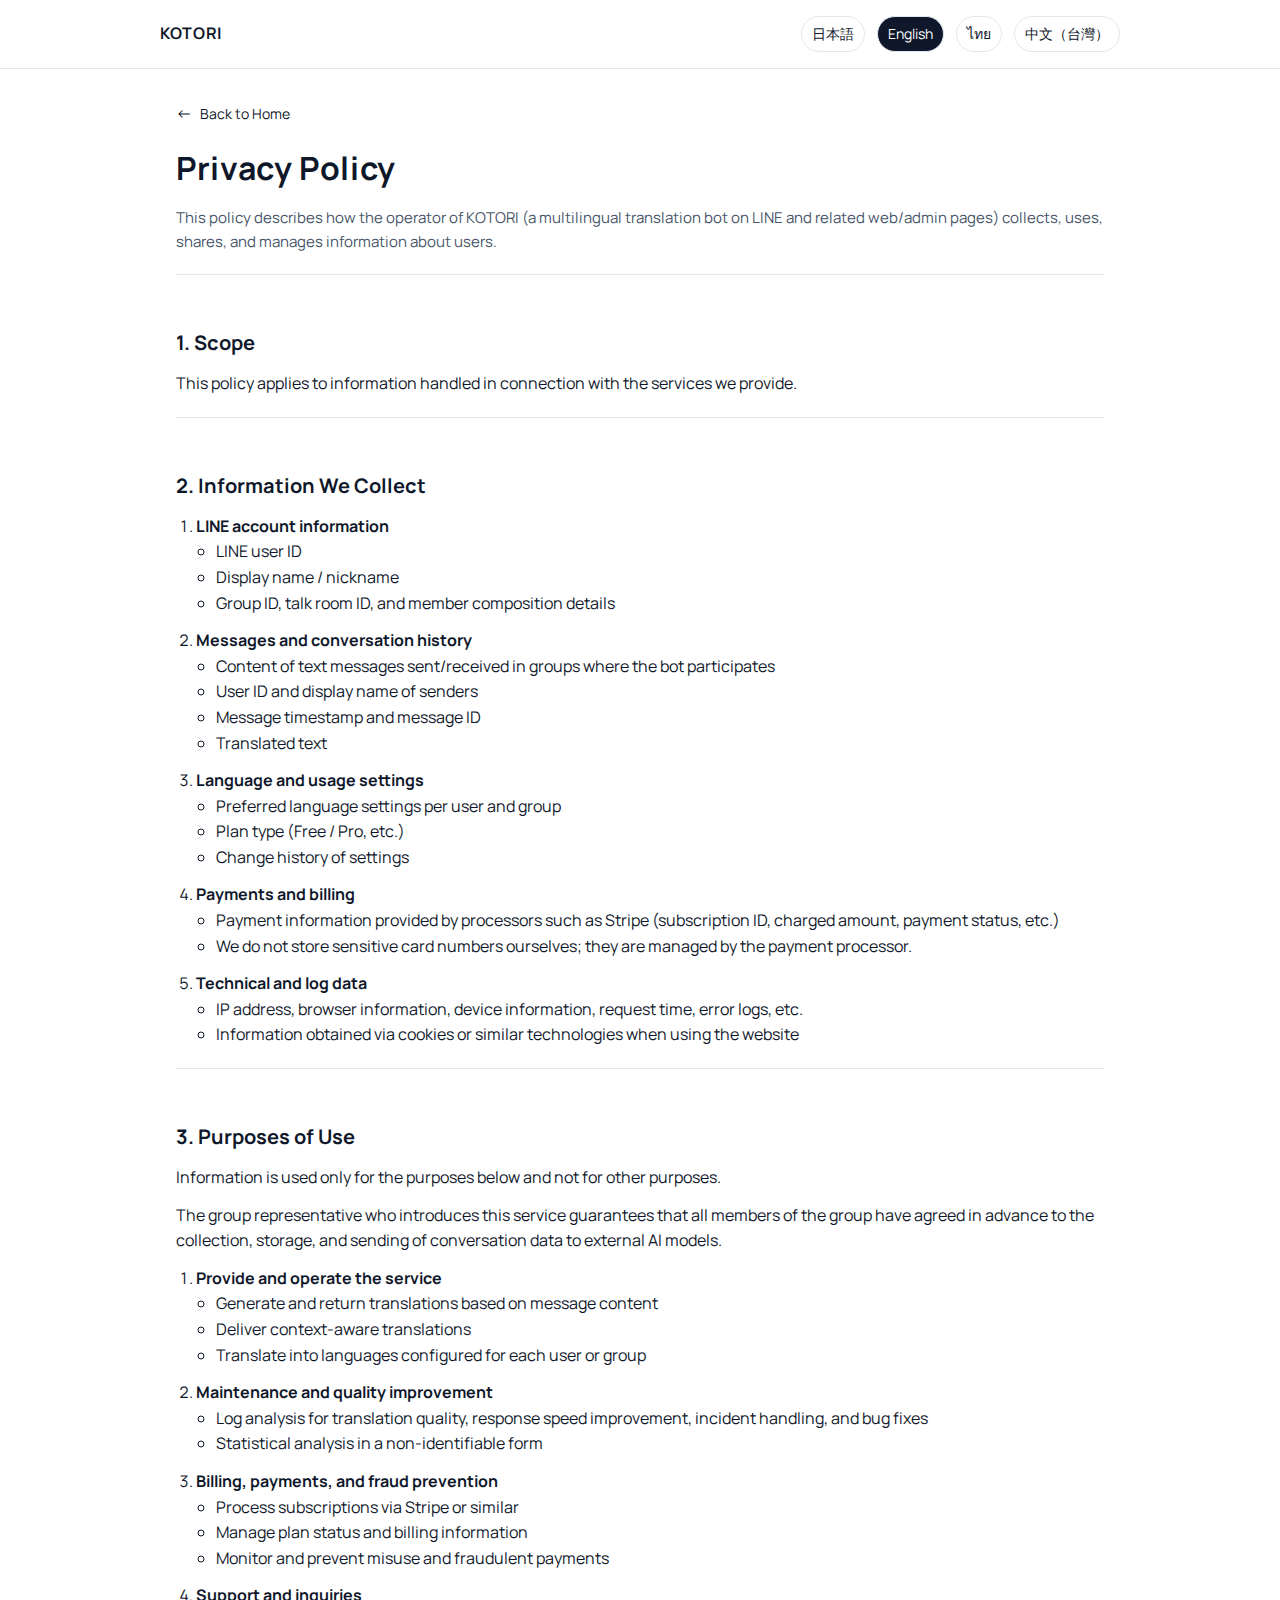
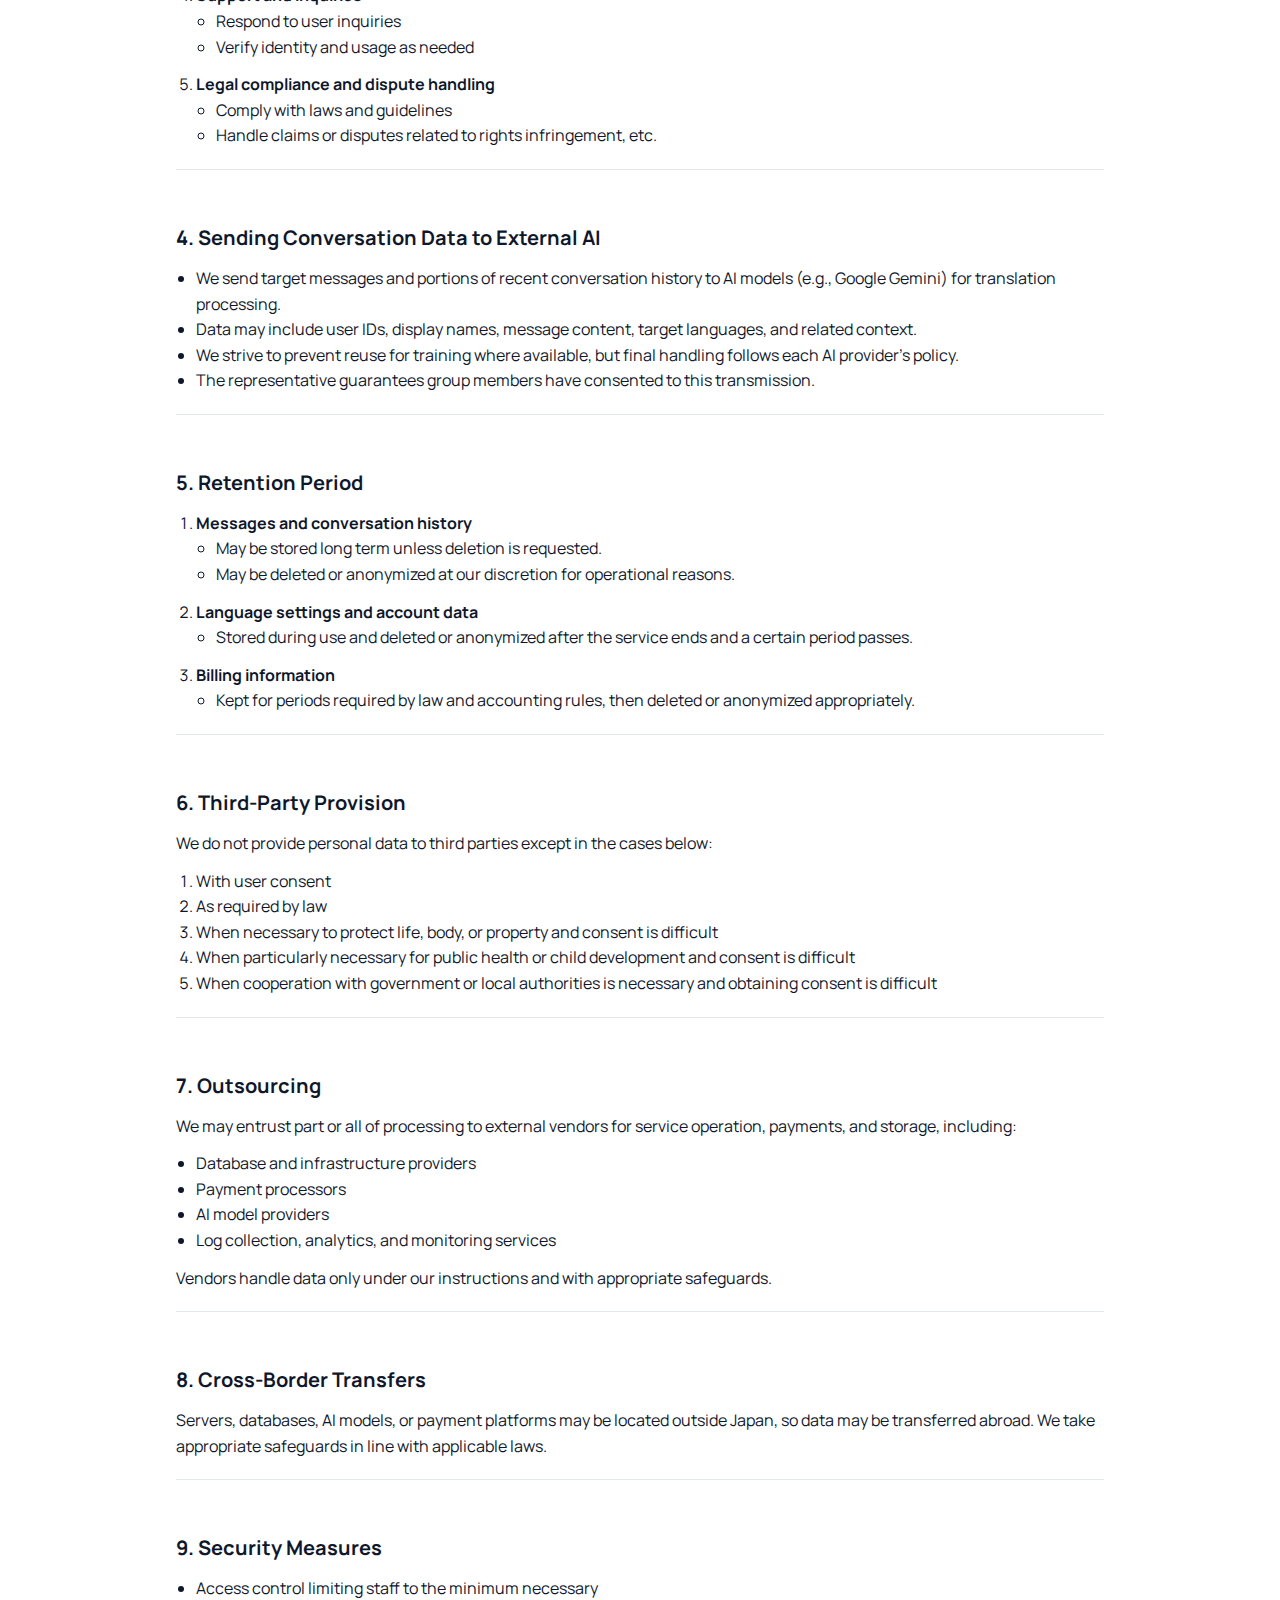
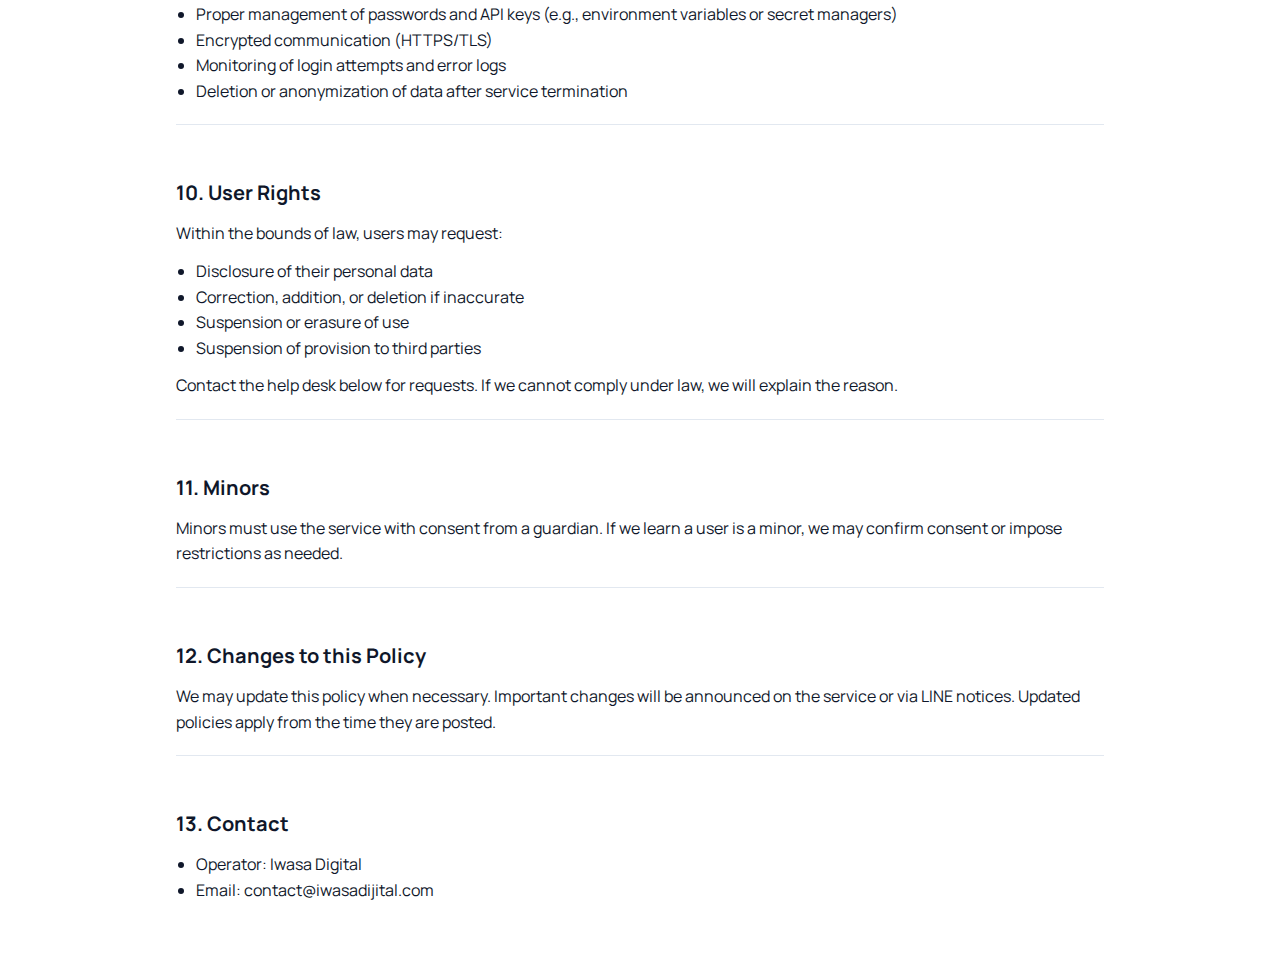
<file: pages/docs/privacy-en.html>
<!DOCTYPE html>
<html lang="en">
<head>
  <meta charset="UTF-8" />
  <meta name="viewport" content="width=device-width, initial-scale=1" />
  <title>Privacy Policy | KOTORI</title>
  <link rel="preconnect" href="https://fonts.googleapis.com" />
  <link rel="preconnect" href="https://fonts.gstatic.com" crossorigin />
  <link href="https://fonts.googleapis.com/css2?family=Manrope:wght@400;600;700&display=swap" rel="stylesheet" />
  <link rel="stylesheet" href="./policy.css" />
</head>
<body>
  <header>
    <div class="header-inner">
      <div class="brand">KOTORI</div>
      <nav class="lang-links" aria-label="Language links">
        <a href="./privacy-ja.html">日本語</a>
        <a class="active" href="./privacy-en.html">English</a>
        <a href="./privacy-th.html">ไทย</a>
        <a href="./privacy-zh-tw.html">中文（台灣）</a>
      </nav>
    </div>
  </header>
  <main>
    <a class="back-home" href="../index.html"><span>←</span>Back to Home</a>
    <h1>Privacy Policy</h1>
    <p class="summary">
      This policy describes how the operator of KOTORI (a multilingual translation bot on LINE and related web/admin pages) collects, uses, shares, and manages information about users.
    </p>

    <section>
      <h2>1. Scope</h2>
      <p>This policy applies to information handled in connection with the services we provide.</p>
    </section>

    <section>
      <h2>2. Information We Collect</h2>
      <ol>
        <li>
          <strong>LINE account information</strong>
          <ul>
            <li>LINE user ID</li>
            <li>Display name / nickname</li>
            <li>Group ID, talk room ID, and member composition details</li>
          </ul>
        </li>
        <li>
          <strong>Messages and conversation history</strong>
          <ul>
            <li>Content of text messages sent/received in groups where the bot participates</li>
            <li>User ID and display name of senders</li>
            <li>Message timestamp and message ID</li>
            <li>Translated text</li>
          </ul>
        </li>
        <li>
          <strong>Language and usage settings</strong>
          <ul>
            <li>Preferred language settings per user and group</li>
            <li>Plan type (Free / Pro, etc.)</li>
            <li>Change history of settings</li>
          </ul>
        </li>
        <li>
          <strong>Payments and billing</strong>
          <ul>
            <li>Payment information provided by processors such as Stripe (subscription ID, charged amount, payment status, etc.)</li>
            <li>We do not store sensitive card numbers ourselves; they are managed by the payment processor.</li>
          </ul>
        </li>
        <li>
          <strong>Technical and log data</strong>
          <ul>
            <li>IP address, browser information, device information, request time, error logs, etc.</li>
            <li>Information obtained via cookies or similar technologies when using the website</li>
          </ul>
        </li>
      </ol>
    </section>

    <section>
      <h2>3. Purposes of Use</h2>
      <p>Information is used only for the purposes below and not for other purposes.</p>
      <p>
        The group representative who introduces this service guarantees that all members of the group have agreed in advance to the collection, storage, and sending of conversation data to external AI models.
      </p>
      <ol>
        <li>
          <strong>Provide and operate the service</strong>
          <ul>
            <li>Generate and return translations based on message content</li>
            <li>Deliver context-aware translations</li>
            <li>Translate into languages configured for each user or group</li>
          </ul>
        </li>
        <li>
          <strong>Maintenance and quality improvement</strong>
          <ul>
            <li>Log analysis for translation quality, response speed improvement, incident handling, and bug fixes</li>
            <li>Statistical analysis in a non-identifiable form</li>
          </ul>
        </li>
        <li>
          <strong>Billing, payments, and fraud prevention</strong>
          <ul>
            <li>Process subscriptions via Stripe or similar</li>
            <li>Manage plan status and billing information</li>
            <li>Monitor and prevent misuse and fraudulent payments</li>
          </ul>
        </li>
        <li>
          <strong>Support and inquiries</strong>
          <ul>
            <li>Respond to user inquiries</li>
            <li>Verify identity and usage as needed</li>
          </ul>
        </li>
        <li>
          <strong>Legal compliance and dispute handling</strong>
          <ul>
            <li>Comply with laws and guidelines</li>
            <li>Handle claims or disputes related to rights infringement, etc.</li>
          </ul>
        </li>
      </ol>
    </section>

    <section>
      <h2>4. Sending Conversation Data to External AI</h2>
      <ul>
        <li>We send target messages and portions of recent conversation history to AI models (e.g., Google Gemini) for translation processing.</li>
        <li>Data may include user IDs, display names, message content, target languages, and related context.</li>
        <li>We strive to prevent reuse for training where available, but final handling follows each AI provider’s policy.</li>
        <li>The representative guarantees group members have consented to this transmission.</li>
      </ul>
    </section>

    <section>
      <h2>5. Retention Period</h2>
      <ol>
        <li>
          <strong>Messages and conversation history</strong>
          <ul>
            <li>May be stored long term unless deletion is requested.</li>
            <li>May be deleted or anonymized at our discretion for operational reasons.</li>
          </ul>
        </li>
        <li>
          <strong>Language settings and account data</strong>
          <ul>
            <li>Stored during use and deleted or anonymized after the service ends and a certain period passes.</li>
          </ul>
        </li>
        <li>
          <strong>Billing information</strong>
          <ul>
            <li>Kept for periods required by law and accounting rules, then deleted or anonymized appropriately.</li>
          </ul>
        </li>
      </ol>
    </section>

    <section>
      <h2>6. Third-Party Provision</h2>
      <p>We do not provide personal data to third parties except in the cases below:</p>
      <ol>
        <li>With user consent</li>
        <li>As required by law</li>
        <li>When necessary to protect life, body, or property and consent is difficult</li>
        <li>When particularly necessary for public health or child development and consent is difficult</li>
        <li>When cooperation with government or local authorities is necessary and obtaining consent is difficult</li>
      </ol>
    </section>

    <section>
      <h2>7. Outsourcing</h2>
      <p>We may entrust part or all of processing to external vendors for service operation, payments, and storage, including:</p>
      <ul>
        <li>Database and infrastructure providers</li>
        <li>Payment processors</li>
        <li>AI model providers</li>
        <li>Log collection, analytics, and monitoring services</li>
      </ul>
      <p>Vendors handle data only under our instructions and with appropriate safeguards.</p>
    </section>

    <section>
      <h2>8. Cross-Border Transfers</h2>
      <p>Servers, databases, AI models, or payment platforms may be located outside Japan, so data may be transferred abroad. We take appropriate safeguards in line with applicable laws.</p>
    </section>

    <section>
      <h2>9. Security Measures</h2>
      <ul>
        <li>Access control limiting staff to the minimum necessary</li>
        <li>Proper management of passwords and API keys (e.g., environment variables or secret managers)</li>
        <li>Encrypted communication (HTTPS/TLS)</li>
        <li>Monitoring of login attempts and error logs</li>
        <li>Deletion or anonymization of data after service termination</li>
      </ul>
    </section>

    <section>
      <h2>10. User Rights</h2>
      <p>Within the bounds of law, users may request:</p>
      <ul>
        <li>Disclosure of their personal data</li>
        <li>Correction, addition, or deletion if inaccurate</li>
        <li>Suspension or erasure of use</li>
        <li>Suspension of provision to third parties</li>
      </ul>
      <p>Contact the help desk below for requests. If we cannot comply under law, we will explain the reason.</p>
    </section>

    <section>
      <h2>11. Minors</h2>
      <p>Minors must use the service with consent from a guardian. If we learn a user is a minor, we may confirm consent or impose restrictions as needed.</p>
    </section>

    <section>
      <h2>12. Changes to this Policy</h2>
      <p>We may update this policy when necessary. Important changes will be announced on the service or via LINE notices. Updated policies apply from the time they are posted.</p>
    </section>

    <section>
      <h2>13. Contact</h2>
      <ul>
        <li>Operator: Iwasa Digital</li>
        <li>Email: contact@iwasadijital.com</li>
      </ul>
    </section>
  </main>
</body>
</html>
</file>
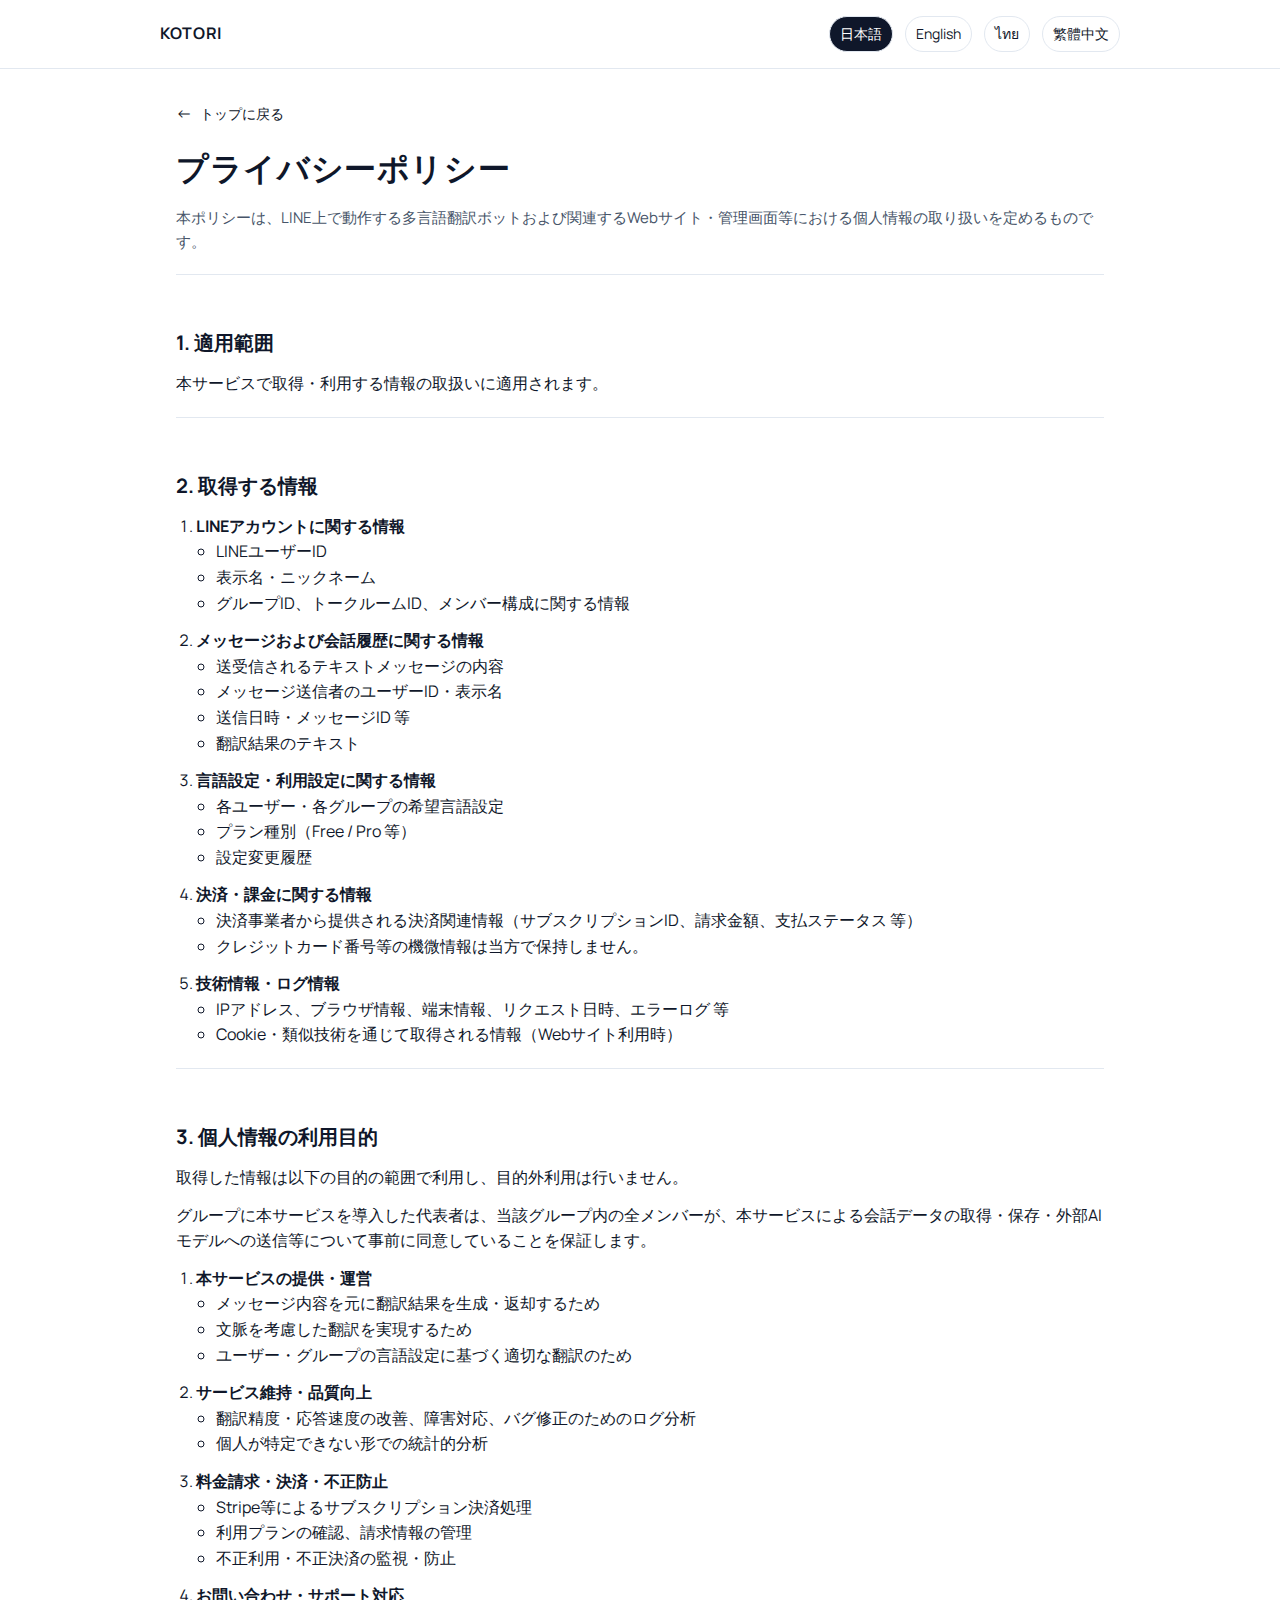
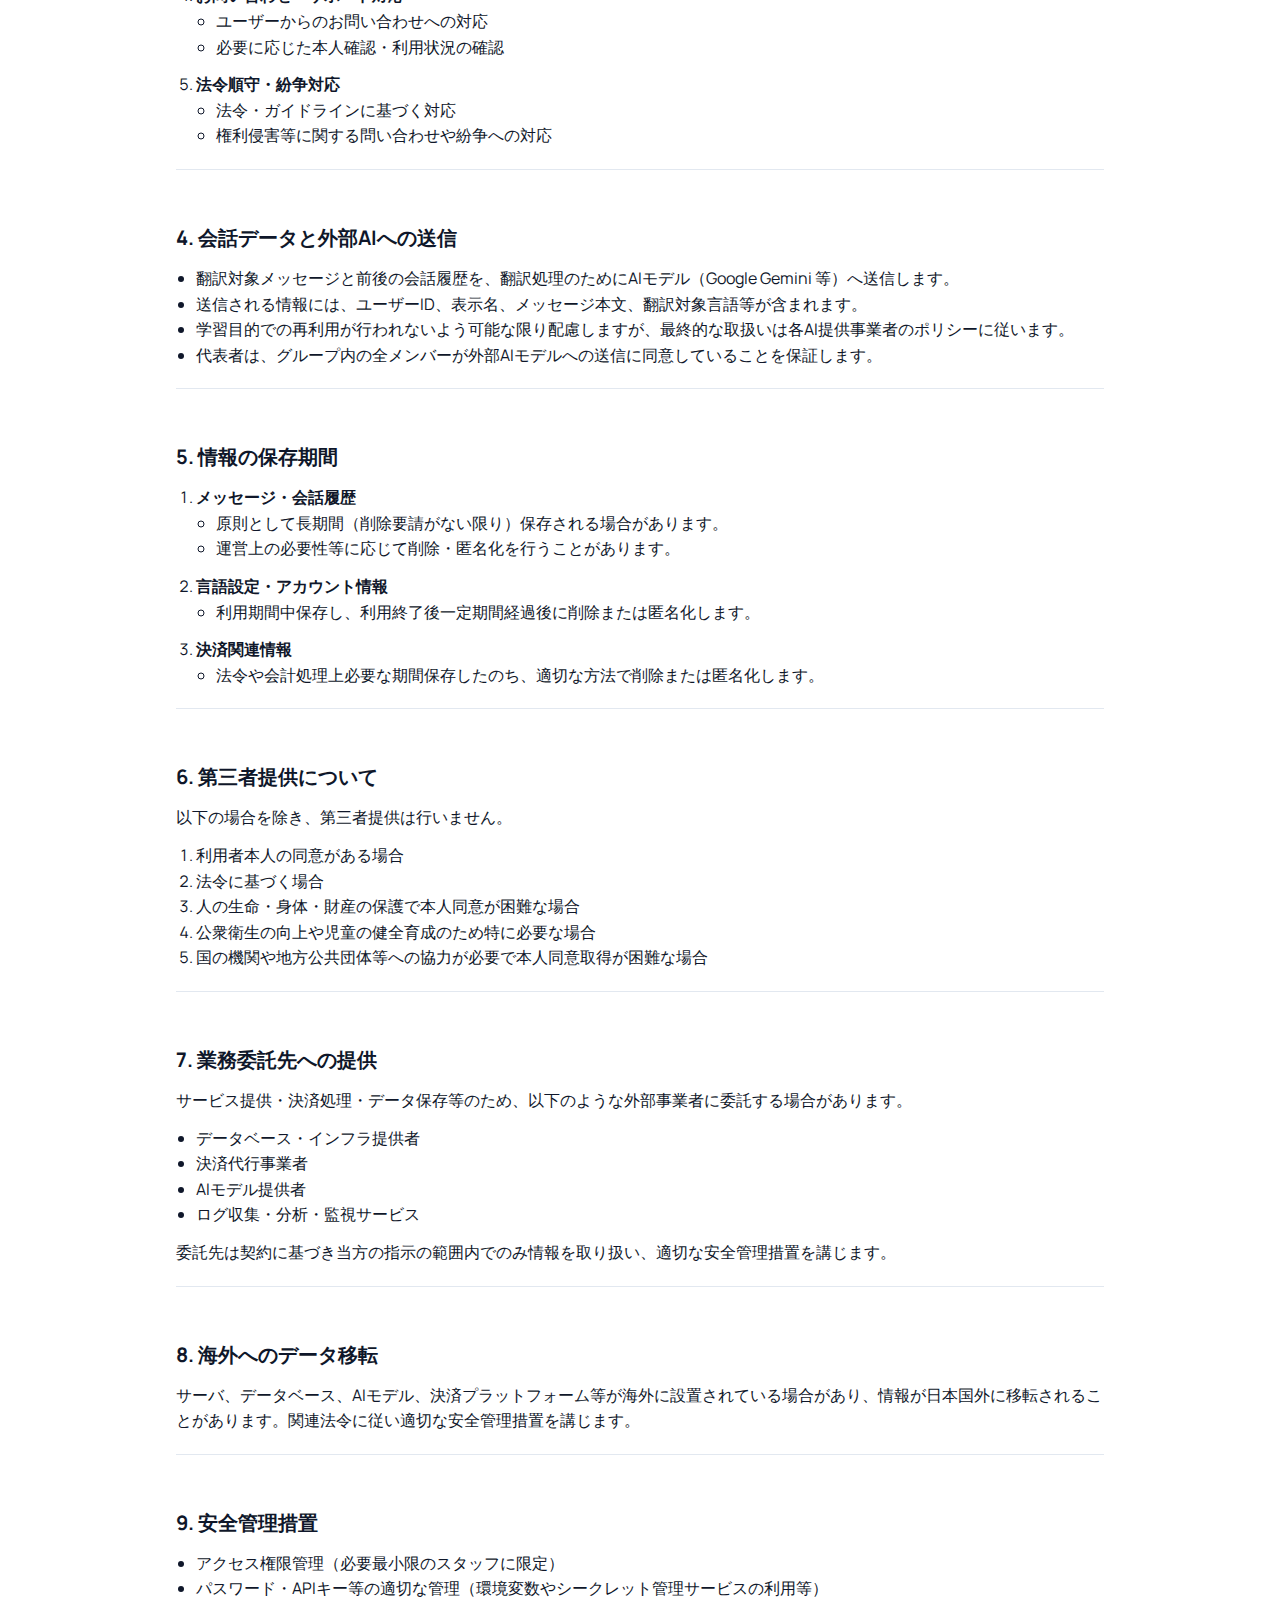
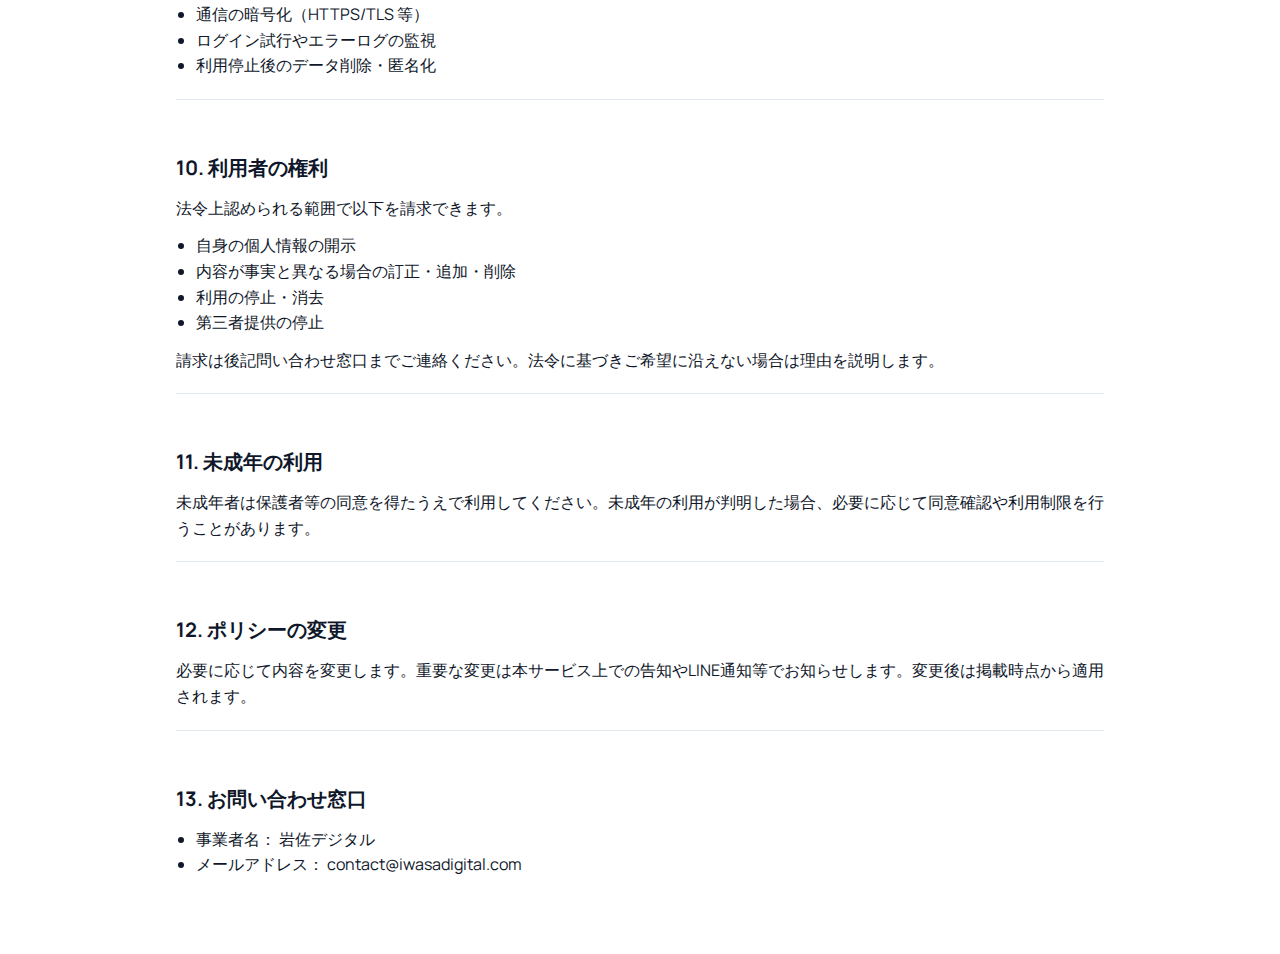
<file: pages/docs/privacy-ja.html>
<!DOCTYPE html>
<html lang="ja">
<head>
  <meta charset="UTF-8" />
  <meta name="viewport" content="width=device-width, initial-scale=1" />
  <title>プライバシーポリシー | KOTORI</title>
  <link rel="preconnect" href="https://fonts.googleapis.com" />
  <link rel="preconnect" href="https://fonts.gstatic.com" crossorigin />
  <link href="https://fonts.googleapis.com/css2?family=Manrope:wght@400;600;700&display=swap" rel="stylesheet" />
  <link rel="stylesheet" href="./policy.css" />
</head>
<body>
  <header>
    <div class="header-inner">
      <div class="brand">KOTORI</div>
      <nav class="lang-links" aria-label="Language links">
        <a class="active" href="./privacy-ja.html">日本語</a>
        <a href="./privacy-en.html">English</a>
        <a href="./privacy-th.html">ไทย</a>
        <a href="./privacy-zh-tw.html">繁體中文</a>
      </nav>
    </div>
  </header>
  <main>
    <a class="back-home" href="../index.html"><span>←</span>トップに戻る</a>
    <h1>プライバシーポリシー</h1>
    <p class="summary">
      本ポリシーは、LINE上で動作する多言語翻訳ボットおよび関連するWebサイト・管理画面等における個人情報の取り扱いを定めるものです。
    </p>

    <section>
      <h2>1. 適用範囲</h2>
      <p>本サービスで取得・利用する情報の取扱いに適用されます。</p>
    </section>

    <section>
      <h2>2. 取得する情報</h2>
      <ol>
        <li>
          <strong>LINEアカウントに関する情報</strong>
          <ul>
            <li>LINEユーザーID</li>
            <li>表示名・ニックネーム</li>
            <li>グループID、トークルームID、メンバー構成に関する情報</li>
          </ul>
        </li>
        <li>
          <strong>メッセージおよび会話履歴に関する情報</strong>
          <ul>
            <li>送受信されるテキストメッセージの内容</li>
            <li>メッセージ送信者のユーザーID・表示名</li>
            <li>送信日時・メッセージID 等</li>
            <li>翻訳結果のテキスト</li>
          </ul>
        </li>
        <li>
          <strong>言語設定・利用設定に関する情報</strong>
          <ul>
            <li>各ユーザー・各グループの希望言語設定</li>
            <li>プラン種別（Free / Pro 等）</li>
            <li>設定変更履歴</li>
          </ul>
        </li>
        <li>
          <strong>決済・課金に関する情報</strong>
          <ul>
            <li>決済事業者から提供される決済関連情報（サブスクリプションID、請求金額、支払ステータス 等）</li>
            <li>クレジットカード番号等の機微情報は当方で保持しません。</li>
          </ul>
        </li>
        <li>
          <strong>技術情報・ログ情報</strong>
          <ul>
            <li>IPアドレス、ブラウザ情報、端末情報、リクエスト日時、エラーログ 等</li>
            <li>Cookie・類似技術を通じて取得される情報（Webサイト利用時）</li>
          </ul>
        </li>
      </ol>
    </section>

    <section>
      <h2>3. 個人情報の利用目的</h2>
      <p>取得した情報は以下の目的の範囲で利用し、目的外利用は行いません。</p>
      <p>
        グループに本サービスを導入した代表者は、当該グループ内の全メンバーが、本サービスによる会話データの取得・保存・外部AIモデルへの送信等について事前に同意していることを保証します。
      </p>
      <ol>
        <li>
          <strong>本サービスの提供・運営</strong>
          <ul>
            <li>メッセージ内容を元に翻訳結果を生成・返却するため</li>
            <li>文脈を考慮した翻訳を実現するため</li>
            <li>ユーザー・グループの言語設定に基づく適切な翻訳のため</li>
          </ul>
        </li>
        <li>
          <strong>サービス維持・品質向上</strong>
          <ul>
            <li>翻訳精度・応答速度の改善、障害対応、バグ修正のためのログ分析</li>
            <li>個人が特定できない形での統計的分析</li>
          </ul>
        </li>
        <li>
          <strong>料金請求・決済・不正防止</strong>
          <ul>
            <li>Stripe等によるサブスクリプション決済処理</li>
            <li>利用プランの確認、請求情報の管理</li>
            <li>不正利用・不正決済の監視・防止</li>
          </ul>
        </li>
        <li>
          <strong>お問い合わせ・サポート対応</strong>
          <ul>
            <li>ユーザーからのお問い合わせへの対応</li>
            <li>必要に応じた本人確認・利用状況の確認</li>
          </ul>
        </li>
        <li>
          <strong>法令順守・紛争対応</strong>
          <ul>
            <li>法令・ガイドラインに基づく対応</li>
            <li>権利侵害等に関する問い合わせや紛争への対応</li>
          </ul>
        </li>
      </ol>
    </section>

    <section>
      <h2>4. 会話データと外部AIへの送信</h2>
      <ul>
        <li>翻訳対象メッセージと前後の会話履歴を、翻訳処理のためにAIモデル（Google Gemini 等）へ送信します。</li>
        <li>送信される情報には、ユーザーID、表示名、メッセージ本文、翻訳対象言語等が含まれます。</li>
        <li>学習目的での再利用が行われないよう可能な限り配慮しますが、最終的な取扱いは各AI提供事業者のポリシーに従います。</li>
        <li>代表者は、グループ内の全メンバーが外部AIモデルへの送信に同意していることを保証します。</li>
      </ul>
    </section>

    <section>
      <h2>5. 情報の保存期間</h2>
      <ol>
        <li>
          <strong>メッセージ・会話履歴</strong>
          <ul>
            <li>原則として長期間（削除要請がない限り）保存される場合があります。</li>
            <li>運営上の必要性等に応じて削除・匿名化を行うことがあります。</li>
          </ul>
        </li>
        <li>
          <strong>言語設定・アカウント情報</strong>
          <ul>
            <li>利用期間中保存し、利用終了後一定期間経過後に削除または匿名化します。</li>
          </ul>
        </li>
        <li>
          <strong>決済関連情報</strong>
          <ul>
            <li>法令や会計処理上必要な期間保存したのち、適切な方法で削除または匿名化します。</li>
          </ul>
        </li>
      </ol>
    </section>

    <section>
      <h2>6. 第三者提供について</h2>
      <p>以下の場合を除き、第三者提供は行いません。</p>
      <ol>
        <li>利用者本人の同意がある場合</li>
        <li>法令に基づく場合</li>
        <li>人の生命・身体・財産の保護で本人同意が困難な場合</li>
        <li>公衆衛生の向上や児童の健全育成のため特に必要な場合</li>
        <li>国の機関や地方公共団体等への協力が必要で本人同意取得が困難な場合</li>
      </ol>
    </section>

    <section>
      <h2>7. 業務委託先への提供</h2>
      <p>サービス提供・決済処理・データ保存等のため、以下のような外部事業者に委託する場合があります。</p>
      <ul>
        <li>データベース・インフラ提供者</li>
        <li>決済代行事業者</li>
        <li>AIモデル提供者</li>
        <li>ログ収集・分析・監視サービス</li>
      </ul>
      <p>委託先は契約に基づき当方の指示の範囲内でのみ情報を取り扱い、適切な安全管理措置を講じます。</p>
    </section>

    <section>
      <h2>8. 海外へのデータ移転</h2>
      <p>サーバ、データベース、AIモデル、決済プラットフォーム等が海外に設置されている場合があり、情報が日本国外に移転されることがあります。関連法令に従い適切な安全管理措置を講じます。</p>
    </section>

    <section>
      <h2>9. 安全管理措置</h2>
      <ul>
        <li>アクセス権限管理（必要最小限のスタッフに限定）</li>
        <li>パスワード・APIキー等の適切な管理（環境変数やシークレット管理サービスの利用等）</li>
        <li>通信の暗号化（HTTPS/TLS 等）</li>
        <li>ログイン試行やエラーログの監視</li>
        <li>利用停止後のデータ削除・匿名化</li>
      </ul>
    </section>

    <section>
      <h2>10. 利用者の権利</h2>
      <p>法令上認められる範囲で以下を請求できます。</p>
      <ul>
        <li>自身の個人情報の開示</li>
        <li>内容が事実と異なる場合の訂正・追加・削除</li>
        <li>利用の停止・消去</li>
        <li>第三者提供の停止</li>
      </ul>
      <p>請求は後記問い合わせ窓口までご連絡ください。法令に基づきご希望に沿えない場合は理由を説明します。</p>
    </section>

    <section>
      <h2>11. 未成年の利用</h2>
      <p>未成年者は保護者等の同意を得たうえで利用してください。未成年の利用が判明した場合、必要に応じて同意確認や利用制限を行うことがあります。</p>
    </section>

    <section>
      <h2>12. ポリシーの変更</h2>
      <p>必要に応じて内容を変更します。重要な変更は本サービス上での告知やLINE通知等でお知らせします。変更後は掲載時点から適用されます。</p>
    </section>

    <section>
      <h2>13. お問い合わせ窓口</h2>
      <ul>
        <li>事業者名： 岩佐デジタル</li>
        <li>メールアドレス： contact@iwasadigital.com</li>
      </ul>
    </section>
  </main>
</body>
</html>
</file>
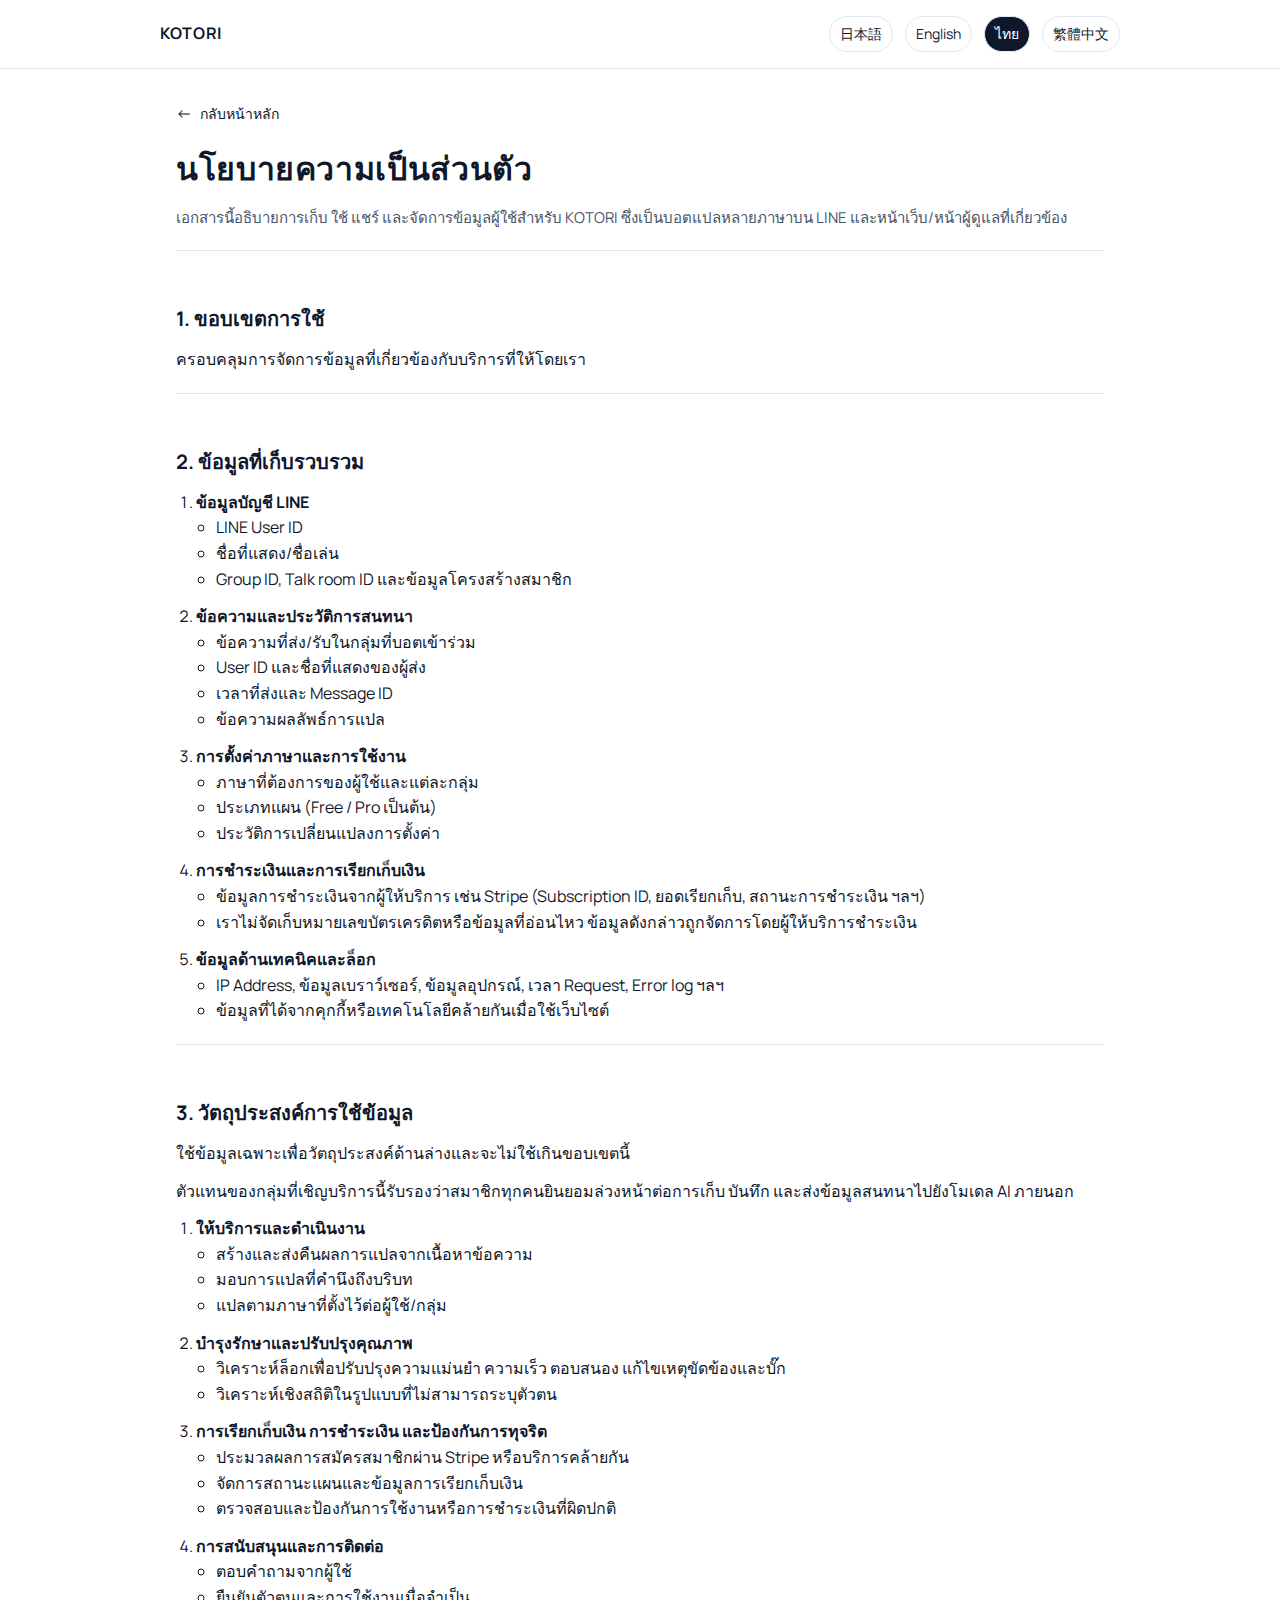
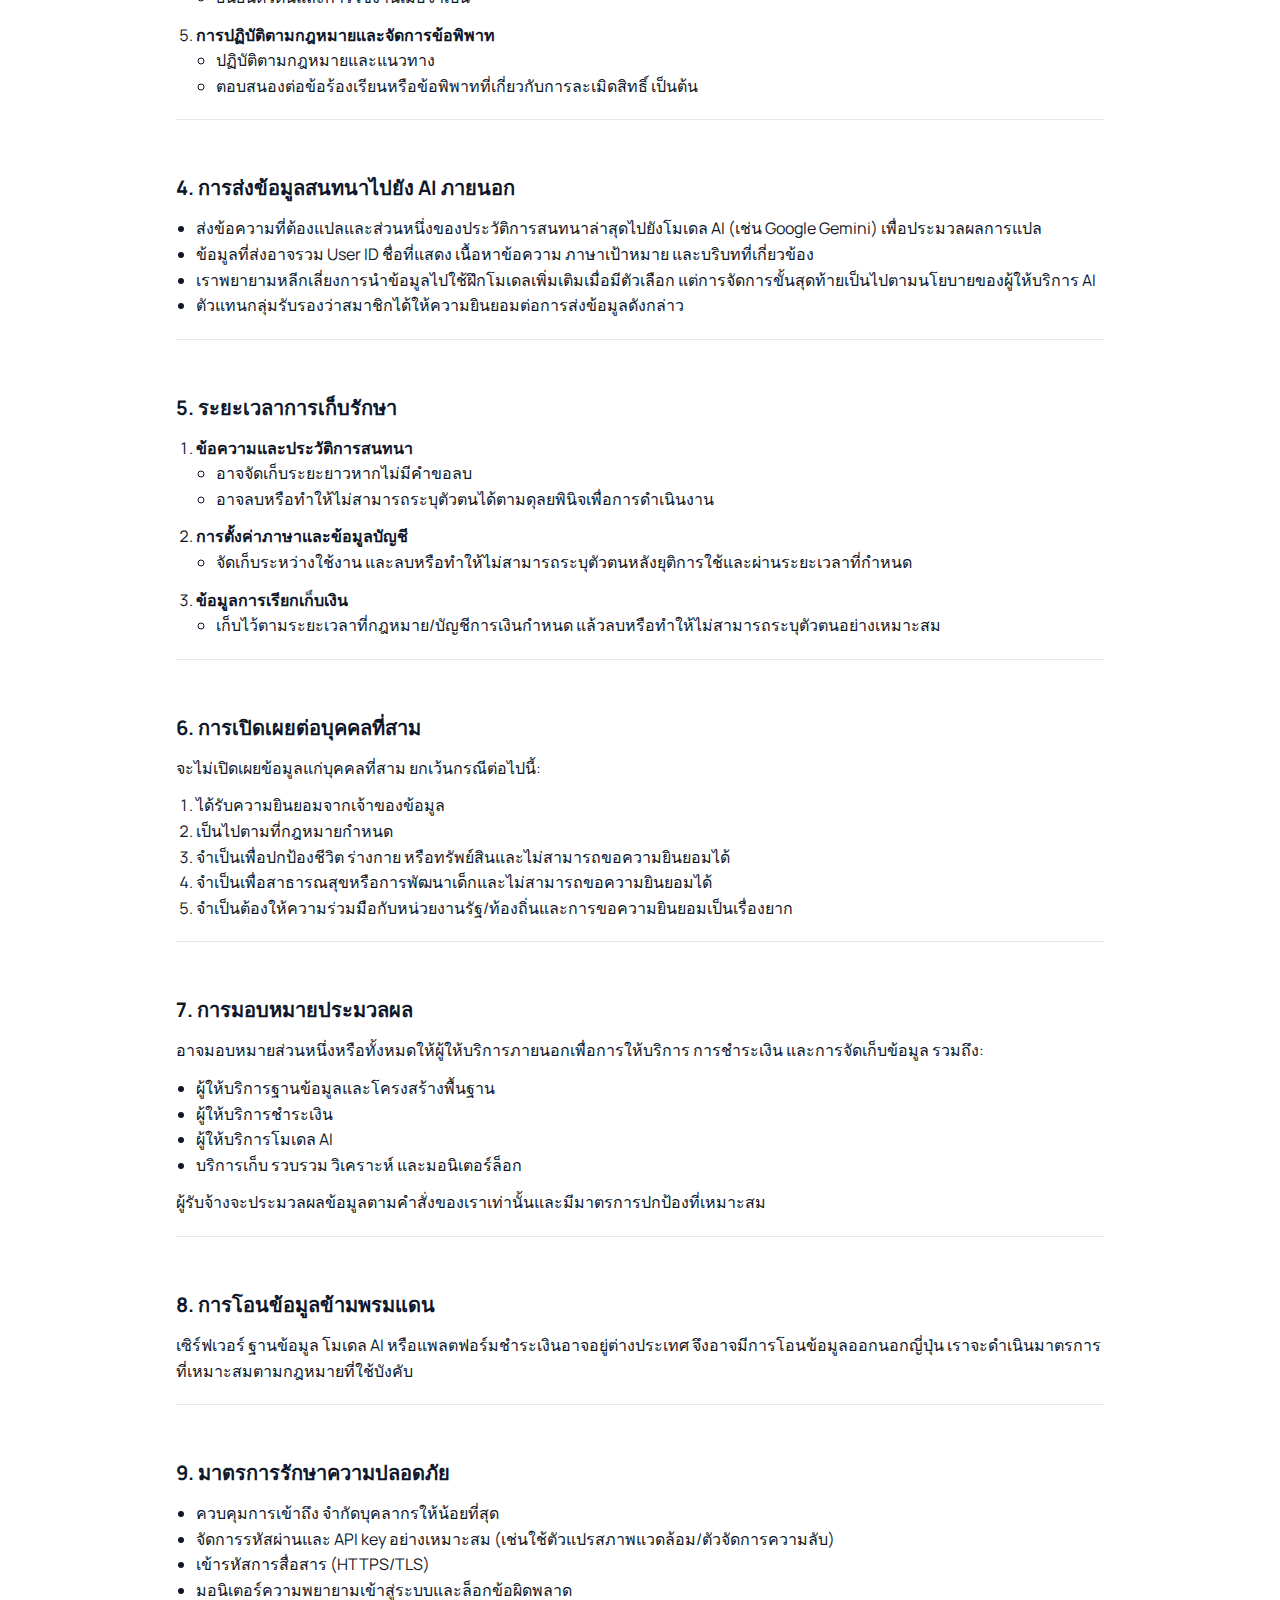
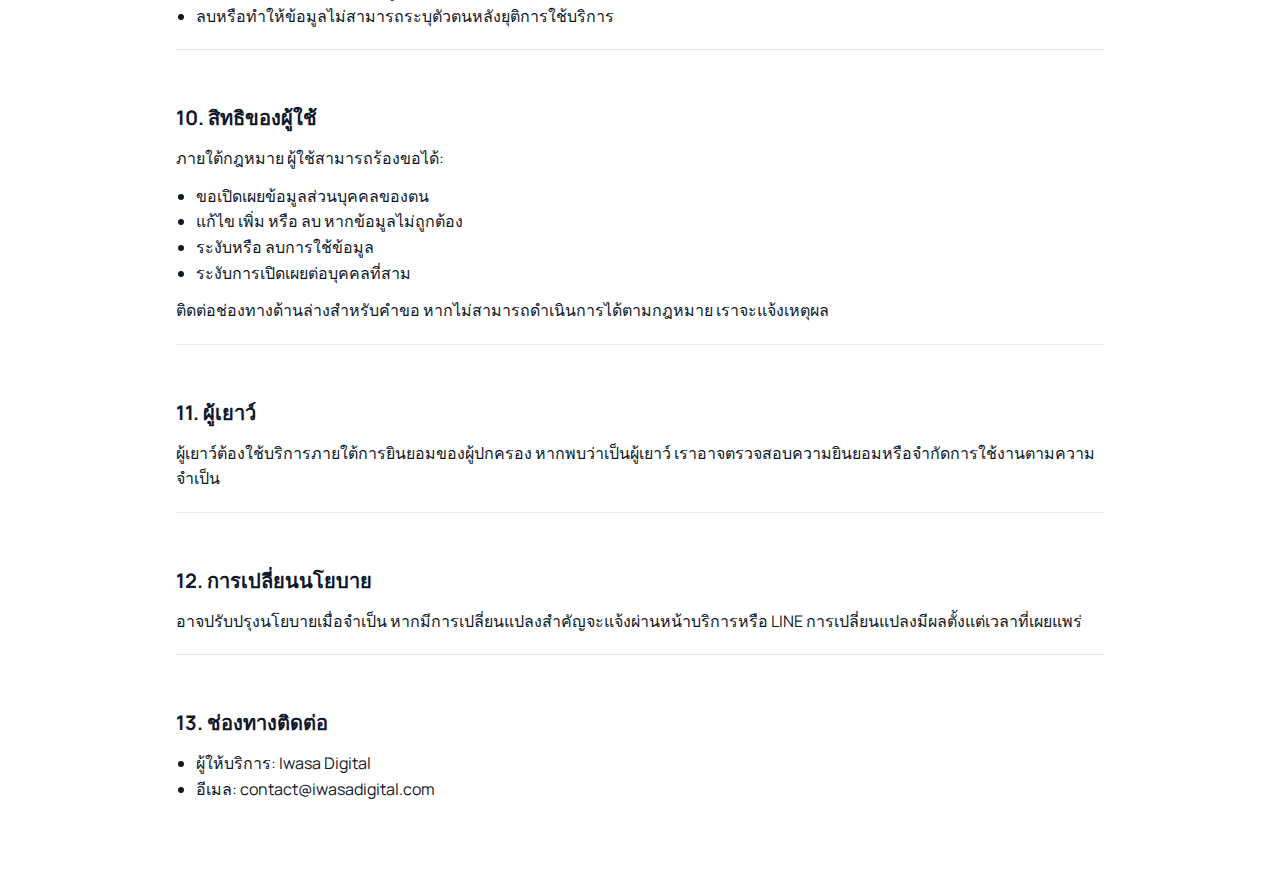
<file: pages/docs/privacy-th.html>
<!DOCTYPE html>
<html lang="th">
<head>
  <meta charset="UTF-8" />
  <meta name="viewport" content="width=device-width, initial-scale=1" />
  <title>นโยบายความเป็นส่วนตัว | KOTORI</title>
  <link rel="preconnect" href="https://fonts.googleapis.com" />
  <link rel="preconnect" href="https://fonts.gstatic.com" crossorigin />
  <link href="https://fonts.googleapis.com/css2?family=Manrope:wght@400;600;700&display=swap" rel="stylesheet" />
  <link rel="stylesheet" href="./policy.css" />
</head>
<body>
  <header>
    <div class="header-inner">
      <div class="brand">KOTORI</div>
      <nav class="lang-links" aria-label="Language links">
        <a href="./privacy-ja.html">日本語</a>
        <a href="./privacy-en.html">English</a>
        <a class="active" href="./privacy-th.html">ไทย</a>
        <a href="./privacy-zh-tw.html">繁體中文</a>
      </nav>
    </div>
  </header>
  <main>
    <a class="back-home" href="../index.html"><span>←</span>กลับหน้าหลัก</a>
    <h1>นโยบายความเป็นส่วนตัว</h1>
    <p class="summary">
      เอกสารนี้อธิบายการเก็บ ใช้ แชร์ และจัดการข้อมูลผู้ใช้สำหรับ KOTORI ซึ่งเป็นบอตแปลหลายภาษาบน LINE และหน้าเว็บ/หน้าผู้ดูแลที่เกี่ยวข้อง
    </p>

    <section>
      <h2>1. ขอบเขตการใช้</h2>
      <p>ครอบคลุมการจัดการข้อมูลที่เกี่ยวข้องกับบริการที่ให้โดยเรา</p>
    </section>

    <section>
      <h2>2. ข้อมูลที่เก็บรวบรวม</h2>
      <ol>
        <li>
          <strong>ข้อมูลบัญชี LINE</strong>
          <ul>
            <li>LINE User ID</li>
            <li>ชื่อที่แสดง/ชื่อเล่น</li>
            <li>Group ID, Talk room ID และข้อมูลโครงสร้างสมาชิก</li>
          </ul>
        </li>
        <li>
          <strong>ข้อความและประวัติการสนทนา</strong>
          <ul>
            <li>ข้อความที่ส่ง/รับในกลุ่มที่บอตเข้าร่วม</li>
            <li>User ID และชื่อที่แสดงของผู้ส่ง</li>
            <li>เวลาที่ส่งและ Message ID</li>
            <li>ข้อความผลลัพธ์การแปล</li>
          </ul>
        </li>
        <li>
          <strong>การตั้งค่าภาษาและการใช้งาน</strong>
          <ul>
            <li>ภาษาที่ต้องการของผู้ใช้และแต่ละกลุ่ม</li>
            <li>ประเภทแผน (Free / Pro เป็นต้น)</li>
            <li>ประวัติการเปลี่ยนแปลงการตั้งค่า</li>
          </ul>
        </li>
        <li>
          <strong>การชำระเงินและการเรียกเก็บเงิน</strong>
          <ul>
            <li>ข้อมูลการชำระเงินจากผู้ให้บริการ เช่น Stripe (Subscription ID, ยอดเรียกเก็บ, สถานะการชำระเงิน ฯลฯ)</li>
            <li>เราไม่จัดเก็บหมายเลขบัตรเครดิตหรือข้อมูลที่อ่อนไหว ข้อมูลดังกล่าวถูกจัดการโดยผู้ให้บริการชำระเงิน</li>
          </ul>
        </li>
        <li>
          <strong>ข้อมูลด้านเทคนิคและล็อก</strong>
          <ul>
            <li>IP Address, ข้อมูลเบราว์เซอร์, ข้อมูลอุปกรณ์, เวลา Request, Error log ฯลฯ</li>
            <li>ข้อมูลที่ได้จากคุกกี้หรือเทคโนโลยีคล้ายกันเมื่อใช้เว็บไซต์</li>
          </ul>
        </li>
      </ol>
    </section>

    <section>
      <h2>3. วัตถุประสงค์การใช้ข้อมูล</h2>
      <p>ใช้ข้อมูลเฉพาะเพื่อวัตถุประสงค์ด้านล่างและจะไม่ใช้เกินขอบเขตนี้</p>
      <p>
        ตัวแทนของกลุ่มที่เชิญบริการนี้รับรองว่าสมาชิกทุกคนยินยอมล่วงหน้าต่อการเก็บ บันทึก และส่งข้อมูลสนทนาไปยังโมเดล AI ภายนอก
      </p>
      <ol>
        <li>
          <strong>ให้บริการและดำเนินงาน</strong>
          <ul>
            <li>สร้างและส่งคืนผลการแปลจากเนื้อหาข้อความ</li>
            <li>มอบการแปลที่คำนึงถึงบริบท</li>
            <li>แปลตามภาษาที่ตั้งไว้ต่อผู้ใช้/กลุ่ม</li>
          </ul>
        </li>
        <li>
          <strong>บำรุงรักษาและปรับปรุงคุณภาพ</strong>
          <ul>
            <li>วิเคราะห์ล็อกเพื่อปรับปรุงความแม่นยำ ความเร็ว ตอบสนอง แก้ไขเหตุขัดข้องและบั๊ก</li>
            <li>วิเคราะห์เชิงสถิติในรูปแบบที่ไม่สามารถระบุตัวตน</li>
          </ul>
        </li>
        <li>
          <strong>การเรียกเก็บเงิน การชำระเงิน และป้องกันการทุจริต</strong>
          <ul>
            <li>ประมวลผลการสมัครสมาชิกผ่าน Stripe หรือบริการคล้ายกัน</li>
            <li>จัดการสถานะแผนและข้อมูลการเรียกเก็บเงิน</li>
            <li>ตรวจสอบและป้องกันการใช้งานหรือการชำระเงินที่ผิดปกติ</li>
          </ul>
        </li>
        <li>
          <strong>การสนับสนุนและการติดต่อ</strong>
          <ul>
            <li>ตอบคำถามจากผู้ใช้</li>
            <li>ยืนยันตัวตนและการใช้งานเมื่อจำเป็น</li>
          </ul>
        </li>
        <li>
          <strong>การปฏิบัติตามกฎหมายและจัดการข้อพิพาท</strong>
          <ul>
            <li>ปฏิบัติตามกฎหมายและแนวทาง</li>
            <li>ตอบสนองต่อข้อร้องเรียนหรือข้อพิพาทที่เกี่ยวกับการละเมิดสิทธิ์ เป็นต้น</li>
          </ul>
        </li>
      </ol>
    </section>

    <section>
      <h2>4. การส่งข้อมูลสนทนาไปยัง AI ภายนอก</h2>
      <ul>
        <li>ส่งข้อความที่ต้องแปลและส่วนหนึ่งของประวัติการสนทนาล่าสุดไปยังโมเดล AI (เช่น Google Gemini) เพื่อประมวลผลการแปล</li>
        <li>ข้อมูลที่ส่งอาจรวม User ID ชื่อที่แสดง เนื้อหาข้อความ ภาษาเป้าหมาย และบริบทที่เกี่ยวข้อง</li>
        <li>เราพยายามหลีกเลี่ยงการนำข้อมูลไปใช้ฝึกโมเดลเพิ่มเติมเมื่อมีตัวเลือก แต่การจัดการขั้นสุดท้ายเป็นไปตามนโยบายของผู้ให้บริการ AI</li>
        <li>ตัวแทนกลุ่มรับรองว่าสมาชิกได้ให้ความยินยอมต่อการส่งข้อมูลดังกล่าว</li>
      </ul>
    </section>

    <section>
      <h2>5. ระยะเวลาการเก็บรักษา</h2>
      <ol>
        <li>
          <strong>ข้อความและประวัติการสนทนา</strong>
          <ul>
            <li>อาจจัดเก็บระยะยาวหากไม่มีคำขอลบ</li>
            <li>อาจลบหรือทำให้ไม่สามารถระบุตัวตนได้ตามดุลยพินิจเพื่อการดำเนินงาน</li>
          </ul>
        </li>
        <li>
          <strong>การตั้งค่าภาษาและข้อมูลบัญชี</strong>
          <ul>
            <li>จัดเก็บระหว่างใช้งาน และลบหรือทำให้ไม่สามารถระบุตัวตนหลังยุติการใช้และผ่านระยะเวลาที่กำหนด</li>
          </ul>
        </li>
        <li>
          <strong>ข้อมูลการเรียกเก็บเงิน</strong>
          <ul>
            <li>เก็บไว้ตามระยะเวลาที่กฎหมาย/บัญชีการเงินกำหนด แล้วลบหรือทำให้ไม่สามารถระบุตัวตนอย่างเหมาะสม</li>
          </ul>
        </li>
      </ol>
    </section>

    <section>
      <h2>6. การเปิดเผยต่อบุคคลที่สาม</h2>
      <p>จะไม่เปิดเผยข้อมูลแก่บุคคลที่สาม ยกเว้นกรณีต่อไปนี้:</p>
      <ol>
        <li>ได้รับความยินยอมจากเจ้าของข้อมูล</li>
        <li>เป็นไปตามที่กฎหมายกำหนด</li>
        <li>จำเป็นเพื่อปกป้องชีวิต ร่างกาย หรือทรัพย์สินและไม่สามารถขอความยินยอมได้</li>
        <li>จำเป็นเพื่อสาธารณสุขหรือการพัฒนาเด็กและไม่สามารถขอความยินยอมได้</li>
        <li>จำเป็นต้องให้ความร่วมมือกับหน่วยงานรัฐ/ท้องถิ่นและการขอความยินยอมเป็นเรื่องยาก</li>
      </ol>
    </section>

    <section>
      <h2>7. การมอบหมายประมวลผล</h2>
      <p>อาจมอบหมายส่วนหนึ่งหรือทั้งหมดให้ผู้ให้บริการภายนอกเพื่อการให้บริการ การชำระเงิน และการจัดเก็บข้อมูล รวมถึง:</p>
      <ul>
        <li>ผู้ให้บริการฐานข้อมูลและโครงสร้างพื้นฐาน</li>
        <li>ผู้ให้บริการชำระเงิน</li>
        <li>ผู้ให้บริการโมเดล AI</li>
        <li>บริการเก็บ รวบรวม วิเคราะห์ และมอนิเตอร์ล็อก</li>
      </ul>
      <p>ผู้รับจ้างจะประมวลผลข้อมูลตามคำสั่งของเราเท่านั้นและมีมาตรการปกป้องที่เหมาะสม</p>
    </section>

    <section>
      <h2>8. การโอนข้อมูลข้ามพรมแดน</h2>
      <p>เซิร์ฟเวอร์ ฐานข้อมูล โมเดล AI หรือแพลตฟอร์มชำระเงินอาจอยู่ต่างประเทศ จึงอาจมีการโอนข้อมูลออกนอกญี่ปุ่น เราจะดำเนินมาตรการที่เหมาะสมตามกฎหมายที่ใช้บังคับ</p>
    </section>

    <section>
      <h2>9. มาตรการรักษาความปลอดภัย</h2>
      <ul>
        <li>ควบคุมการเข้าถึง จำกัดบุคลากรให้น้อยที่สุด</li>
        <li>จัดการรหัสผ่านและ API key อย่างเหมาะสม (เช่นใช้ตัวแปรสภาพแวดล้อม/ตัวจัดการความลับ)</li>
        <li>เข้ารหัสการสื่อสาร (HTTPS/TLS)</li>
        <li>มอนิเตอร์ความพยายามเข้าสู่ระบบและล็อกข้อผิดพลาด</li>
        <li>ลบหรือทำให้ข้อมูลไม่สามารถระบุตัวตนหลังยุติการใช้บริการ</li>
      </ul>
    </section>

    <section>
      <h2>10. สิทธิของผู้ใช้</h2>
      <p>ภายใต้กฎหมาย ผู้ใช้สามารถร้องขอได้:</p>
      <ul>
        <li>ขอเปิดเผยข้อมูลส่วนบุคคลของตน</li>
        <li>แก้ไข เพิ่ม หรือ ลบ หากข้อมูลไม่ถูกต้อง</li>
        <li>ระงับหรือ ลบการใช้ข้อมูล</li>
        <li>ระงับการเปิดเผยต่อบุคคลที่สาม</li>
      </ul>
      <p>ติดต่อช่องทางด้านล่างสำหรับคำขอ หากไม่สามารถดำเนินการได้ตามกฎหมาย เราจะแจ้งเหตุผล</p>
    </section>

    <section>
      <h2>11. ผู้เยาว์</h2>
      <p>ผู้เยาว์ต้องใช้บริการภายใต้การยินยอมของผู้ปกครอง หากพบว่าเป็นผู้เยาว์ เราอาจตรวจสอบความยินยอมหรือจำกัดการใช้งานตามความจำเป็น</p>
    </section>

    <section>
      <h2>12. การเปลี่ยนนโยบาย</h2>
      <p>อาจปรับปรุงนโยบายเมื่อจำเป็น หากมีการเปลี่ยนแปลงสำคัญจะแจ้งผ่านหน้าบริการหรือ LINE การเปลี่ยนแปลงมีผลตั้งแต่เวลาที่เผยแพร่</p>
    </section>

    <section>
      <h2>13. ช่องทางติดต่อ</h2>
      <ul>
        <li>ผู้ให้บริการ: Iwasa Digital</li>
        <li>อีเมล: contact@iwasadigital.com</li>
      </ul>
    </section>
  </main>
  <script src="./policy.js"></script>
</body>
</html>
</file>
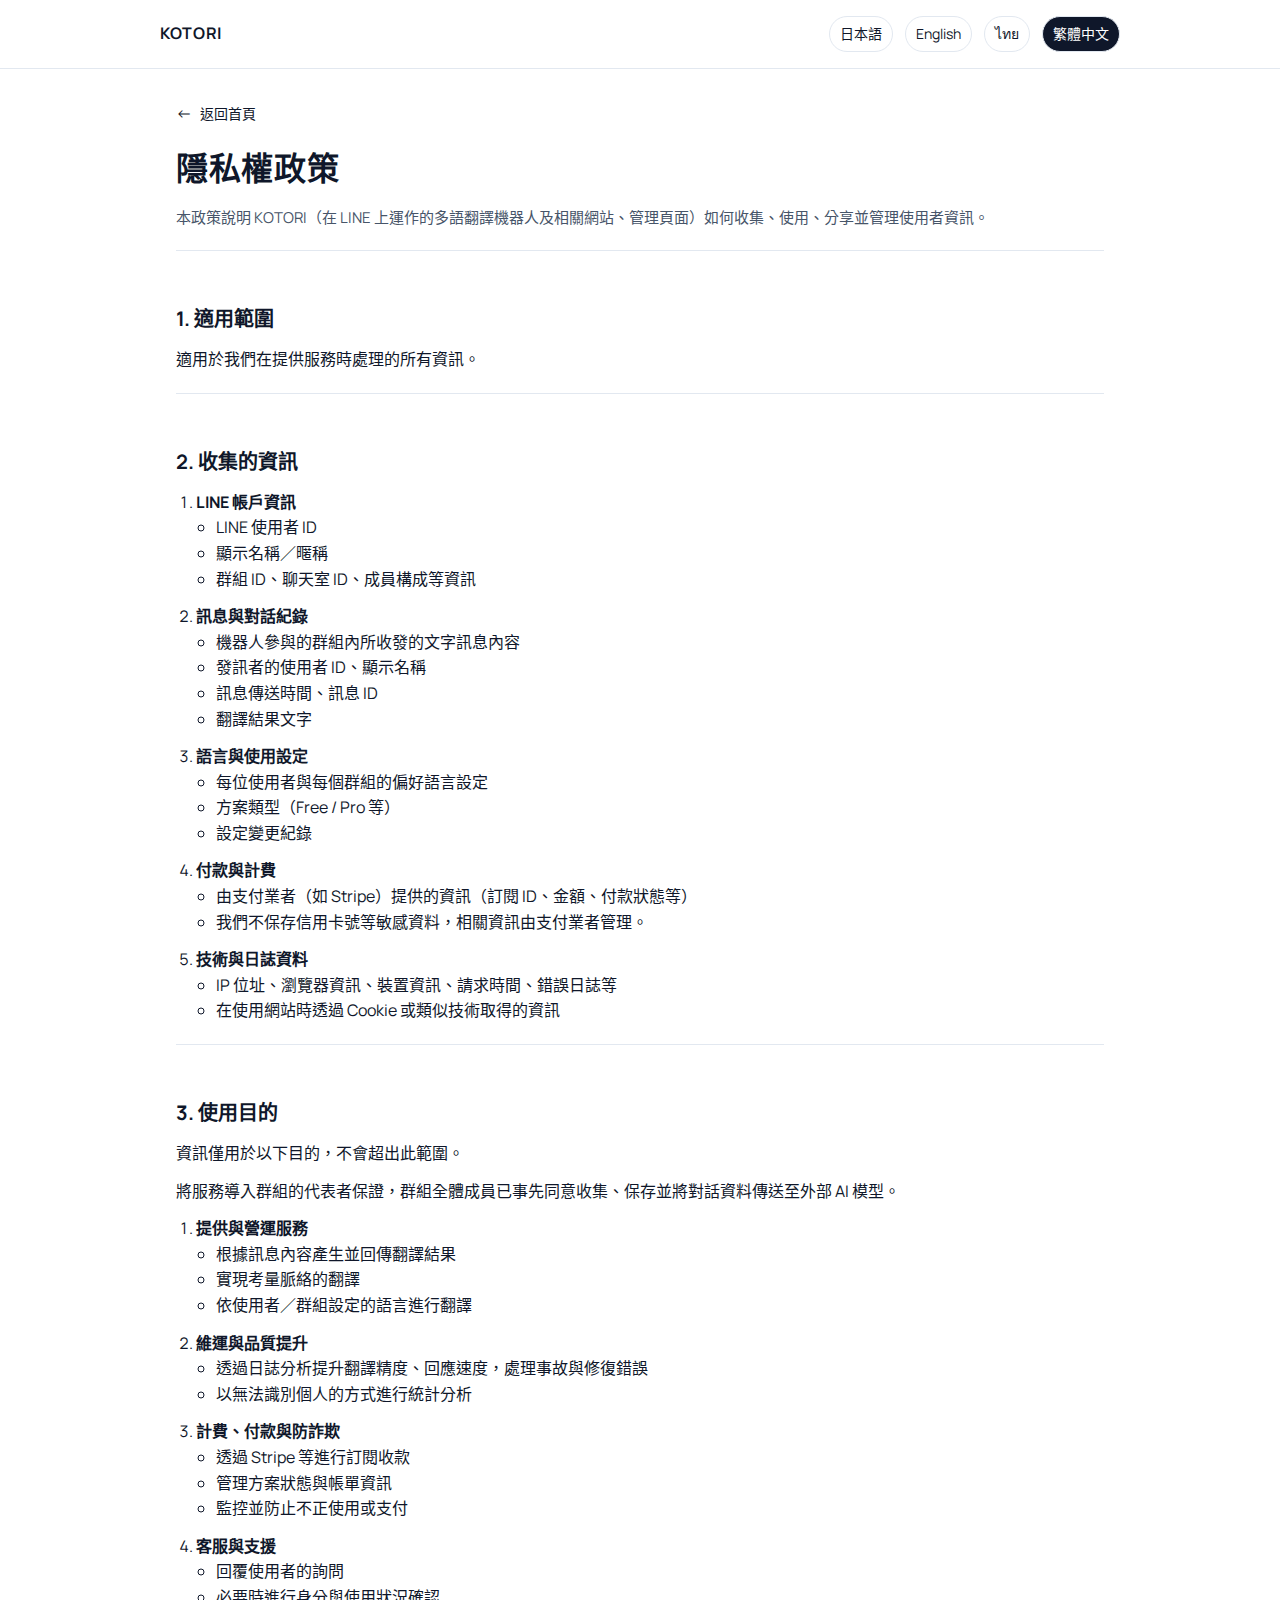
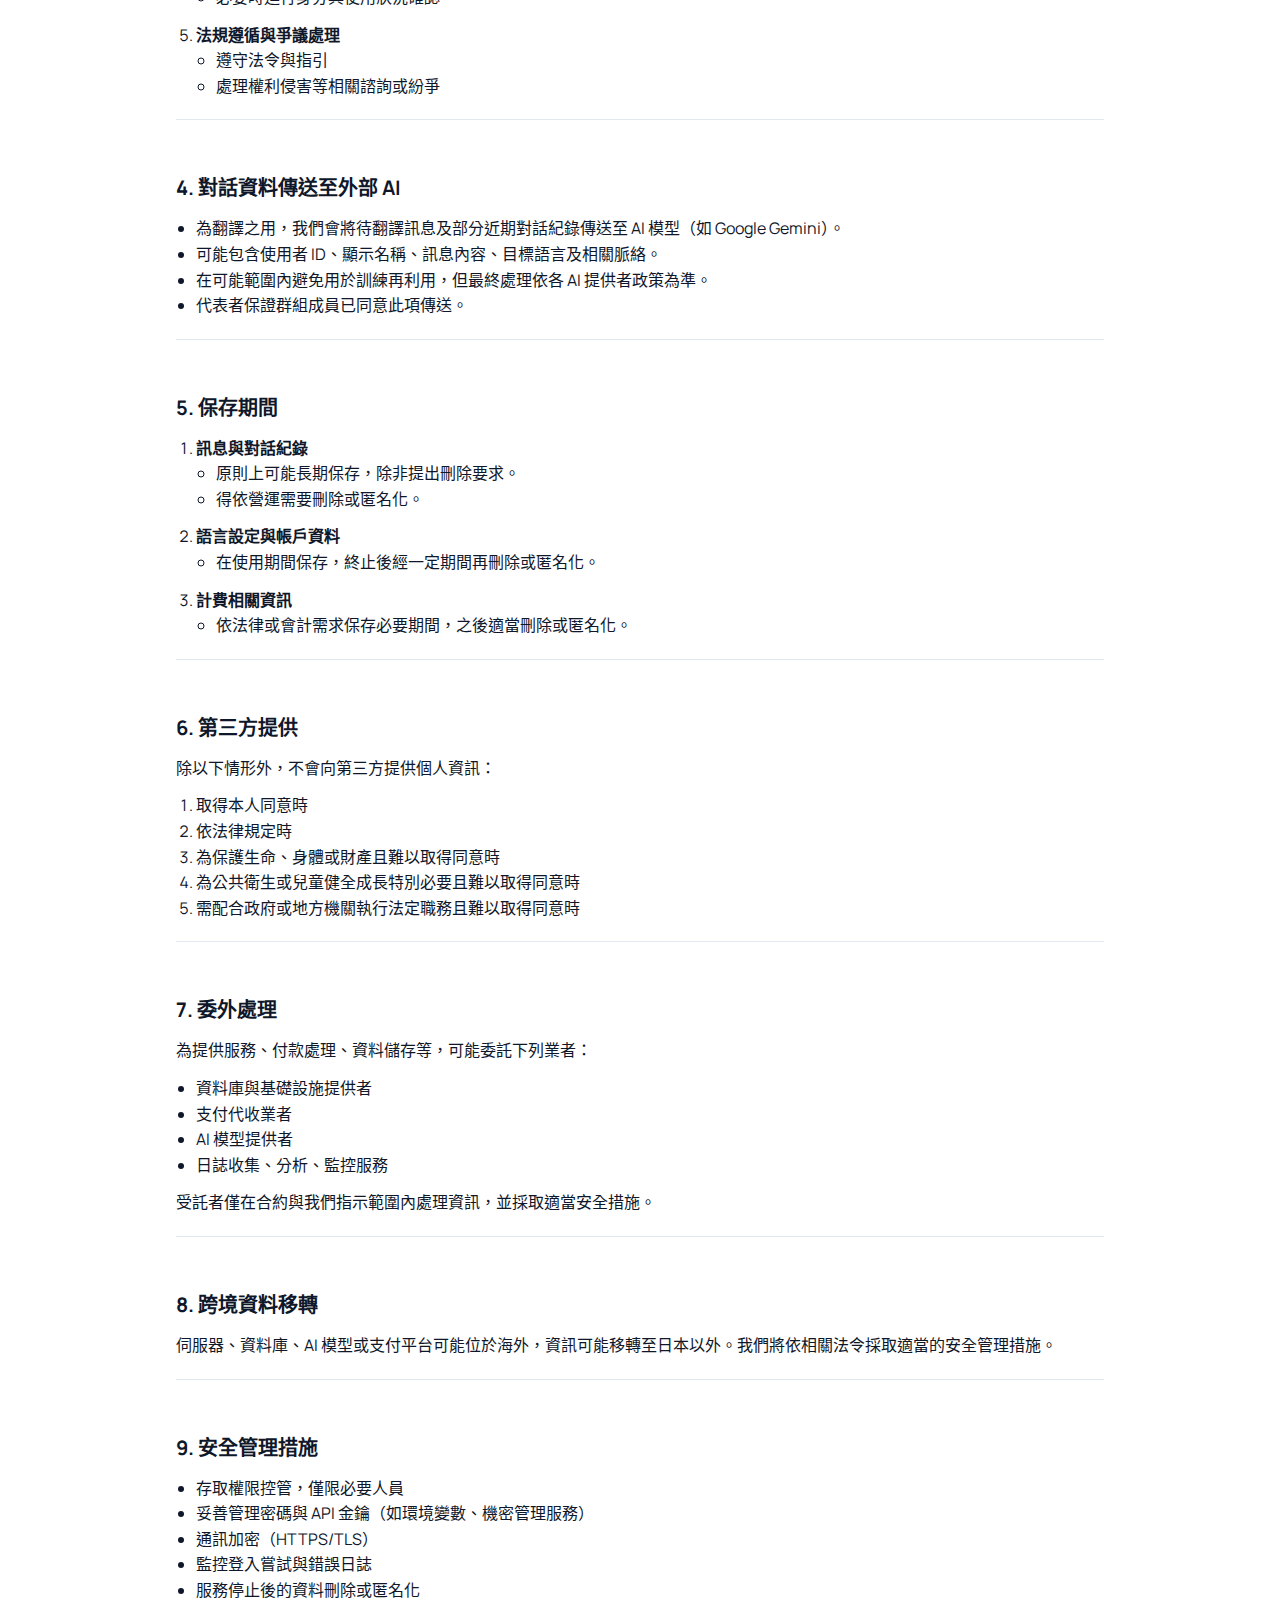
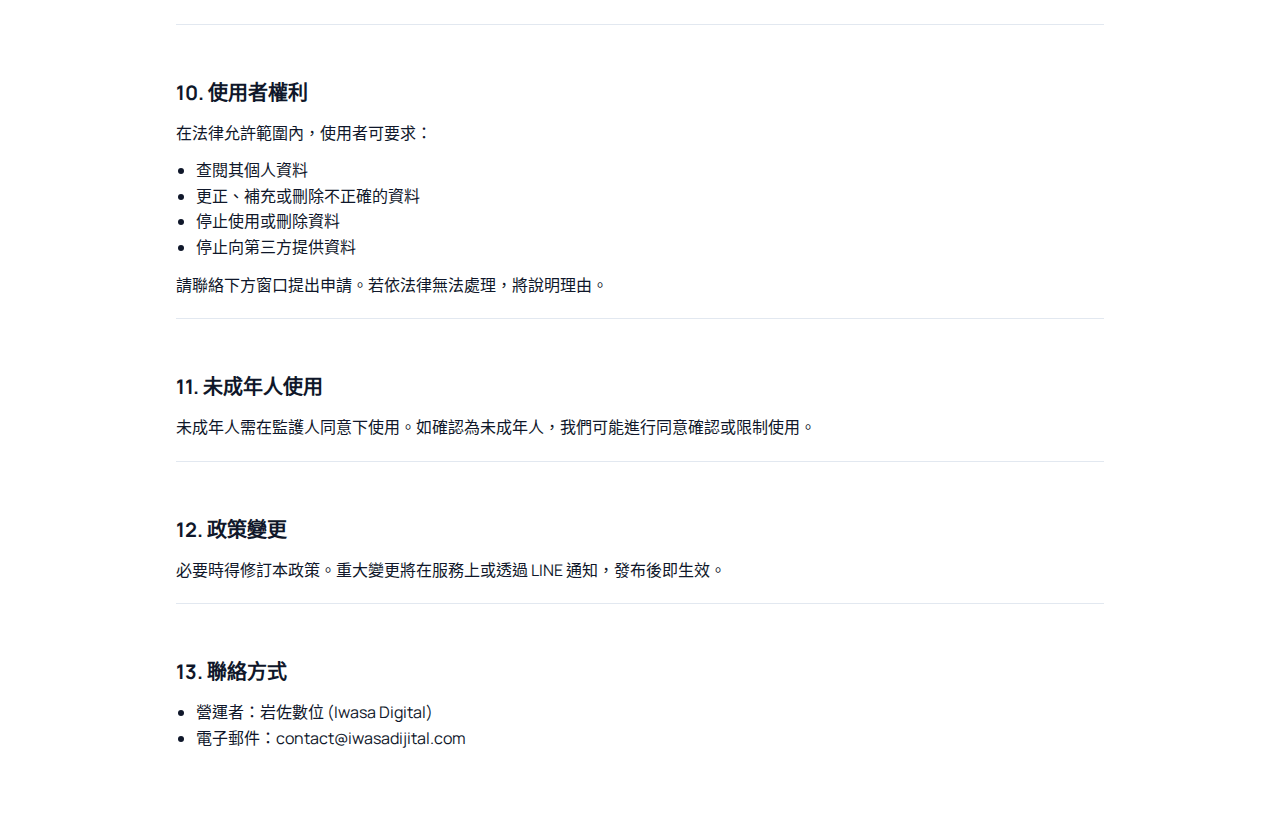
<file: pages/docs/privacy-zh-tw.html>
<!DOCTYPE html>
<html lang="zh-TW">
<head>
  <meta charset="UTF-8" />
  <meta name="viewport" content="width=device-width, initial-scale=1" />
  <title>隱私權政策 | KOTORI</title>
  <link rel="preconnect" href="https://fonts.googleapis.com" />
  <link rel="preconnect" href="https://fonts.gstatic.com" crossorigin />
  <link href="https://fonts.googleapis.com/css2?family=Manrope:wght@400;600;700&display=swap" rel="stylesheet" />
  <link rel="stylesheet" href="./policy.css" />
</head>
<body>
  <header>
    <div class="header-inner">
      <div class="brand">KOTORI</div>
      <nav class="lang-links" aria-label="Language links">
        <a href="./privacy-ja.html">日本語</a>
        <a href="./privacy-en.html">English</a>
        <a href="./privacy-th.html">ไทย</a>
        <a class="active" href="./privacy-zh-tw.html">繁體中文</a>
      </nav>
    </div>
  </header>
  <main>
    <a class="back-home" href="../index.html"><span>←</span>返回首頁</a>
    <h1>隱私權政策</h1>
    <p class="summary">
      本政策說明 KOTORI（在 LINE 上運作的多語翻譯機器人及相關網站、管理頁面）如何收集、使用、分享並管理使用者資訊。
    </p>

    <section>
      <h2>1. 適用範圍</h2>
      <p>適用於我們在提供服務時處理的所有資訊。</p>
    </section>

    <section>
      <h2>2. 收集的資訊</h2>
      <ol>
        <li>
          <strong>LINE 帳戶資訊</strong>
          <ul>
            <li>LINE 使用者 ID</li>
            <li>顯示名稱／暱稱</li>
            <li>群組 ID、聊天室 ID、成員構成等資訊</li>
          </ul>
        </li>
        <li>
          <strong>訊息與對話紀錄</strong>
          <ul>
            <li>機器人參與的群組內所收發的文字訊息內容</li>
            <li>發訊者的使用者 ID、顯示名稱</li>
            <li>訊息傳送時間、訊息 ID</li>
            <li>翻譯結果文字</li>
          </ul>
        </li>
        <li>
          <strong>語言與使用設定</strong>
          <ul>
            <li>每位使用者與每個群組的偏好語言設定</li>
            <li>方案類型（Free / Pro 等）</li>
            <li>設定變更紀錄</li>
          </ul>
        </li>
        <li>
          <strong>付款與計費</strong>
          <ul>
            <li>由支付業者（如 Stripe）提供的資訊（訂閱 ID、金額、付款狀態等）</li>
            <li>我們不保存信用卡號等敏感資料，相關資訊由支付業者管理。</li>
          </ul>
        </li>
        <li>
          <strong>技術與日誌資料</strong>
          <ul>
            <li>IP 位址、瀏覽器資訊、裝置資訊、請求時間、錯誤日誌等</li>
            <li>在使用網站時透過 Cookie 或類似技術取得的資訊</li>
          </ul>
        </li>
      </ol>
    </section>

    <section>
      <h2>3. 使用目的</h2>
      <p>資訊僅用於以下目的，不會超出此範圍。</p>
      <p>
        將服務導入群組的代表者保證，群組全體成員已事先同意收集、保存並將對話資料傳送至外部 AI 模型。
      </p>
      <ol>
        <li>
          <strong>提供與營運服務</strong>
          <ul>
            <li>根據訊息內容產生並回傳翻譯結果</li>
            <li>實現考量脈絡的翻譯</li>
            <li>依使用者／群組設定的語言進行翻譯</li>
          </ul>
        </li>
        <li>
          <strong>維運與品質提升</strong>
          <ul>
            <li>透過日誌分析提升翻譯精度、回應速度，處理事故與修復錯誤</li>
            <li>以無法識別個人的方式進行統計分析</li>
          </ul>
        </li>
        <li>
          <strong>計費、付款與防詐欺</strong>
          <ul>
            <li>透過 Stripe 等進行訂閱收款</li>
            <li>管理方案狀態與帳單資訊</li>
            <li>監控並防止不正使用或支付</li>
          </ul>
        </li>
        <li>
          <strong>客服與支援</strong>
          <ul>
            <li>回覆使用者的詢問</li>
            <li>必要時進行身分與使用狀況確認</li>
          </ul>
        </li>
        <li>
          <strong>法規遵循與爭議處理</strong>
          <ul>
            <li>遵守法令與指引</li>
            <li>處理權利侵害等相關諮詢或紛爭</li>
          </ul>
        </li>
      </ol>
    </section>

    <section>
      <h2>4. 對話資料傳送至外部 AI</h2>
      <ul>
        <li>為翻譯之用，我們會將待翻譯訊息及部分近期對話紀錄傳送至 AI 模型（如 Google Gemini）。</li>
        <li>可能包含使用者 ID、顯示名稱、訊息內容、目標語言及相關脈絡。</li>
        <li>在可能範圍內避免用於訓練再利用，但最終處理依各 AI 提供者政策為準。</li>
        <li>代表者保證群組成員已同意此項傳送。</li>
      </ul>
    </section>

    <section>
      <h2>5. 保存期間</h2>
      <ol>
        <li>
          <strong>訊息與對話紀錄</strong>
          <ul>
            <li>原則上可能長期保存，除非提出刪除要求。</li>
            <li>得依營運需要刪除或匿名化。</li>
          </ul>
        </li>
        <li>
          <strong>語言設定與帳戶資料</strong>
          <ul>
            <li>在使用期間保存，終止後經一定期間再刪除或匿名化。</li>
          </ul>
        </li>
        <li>
          <strong>計費相關資訊</strong>
          <ul>
            <li>依法律或會計需求保存必要期間，之後適當刪除或匿名化。</li>
          </ul>
        </li>
      </ol>
    </section>

    <section>
      <h2>6. 第三方提供</h2>
      <p>除以下情形外，不會向第三方提供個人資訊：</p>
      <ol>
        <li>取得本人同意時</li>
        <li>依法律規定時</li>
        <li>為保護生命、身體或財產且難以取得同意時</li>
        <li>為公共衛生或兒童健全成長特別必要且難以取得同意時</li>
        <li>需配合政府或地方機關執行法定職務且難以取得同意時</li>
      </ol>
    </section>

    <section>
      <h2>7. 委外處理</h2>
      <p>為提供服務、付款處理、資料儲存等，可能委託下列業者：</p>
      <ul>
        <li>資料庫與基礎設施提供者</li>
        <li>支付代收業者</li>
        <li>AI 模型提供者</li>
        <li>日誌收集、分析、監控服務</li>
      </ul>
      <p>受託者僅在合約與我們指示範圍內處理資訊，並採取適當安全措施。</p>
    </section>

    <section>
      <h2>8. 跨境資料移轉</h2>
      <p>伺服器、資料庫、AI 模型或支付平台可能位於海外，資訊可能移轉至日本以外。我們將依相關法令採取適當的安全管理措施。</p>
    </section>

    <section>
      <h2>9. 安全管理措施</h2>
      <ul>
        <li>存取權限控管，僅限必要人員</li>
        <li>妥善管理密碼與 API 金鑰（如環境變數、機密管理服務）</li>
        <li>通訊加密（HTTPS/TLS）</li>
        <li>監控登入嘗試與錯誤日誌</li>
        <li>服務停止後的資料刪除或匿名化</li>
      </ul>
    </section>

    <section>
      <h2>10. 使用者權利</h2>
      <p>在法律允許範圍內，使用者可要求：</p>
      <ul>
        <li>查閱其個人資料</li>
        <li>更正、補充或刪除不正確的資料</li>
        <li>停止使用或刪除資料</li>
        <li>停止向第三方提供資料</li>
      </ul>
      <p>請聯絡下方窗口提出申請。若依法律無法處理，將說明理由。</p>
    </section>

    <section>
      <h2>11. 未成年人使用</h2>
      <p>未成年人需在監護人同意下使用。如確認為未成年人，我們可能進行同意確認或限制使用。</p>
    </section>

    <section>
      <h2>12. 政策變更</h2>
      <p>必要時得修訂本政策。重大變更將在服務上或透過 LINE 通知，發布後即生效。</p>
    </section>

    <section>
      <h2>13. 聯絡方式</h2>
      <ul>
        <li>營運者：岩佐數位 (Iwasa Digital)</li>
        <li>電子郵件：contact@iwasadijital.com</li>
      </ul>
    </section>
  </main>
</body>
</html>
</file>
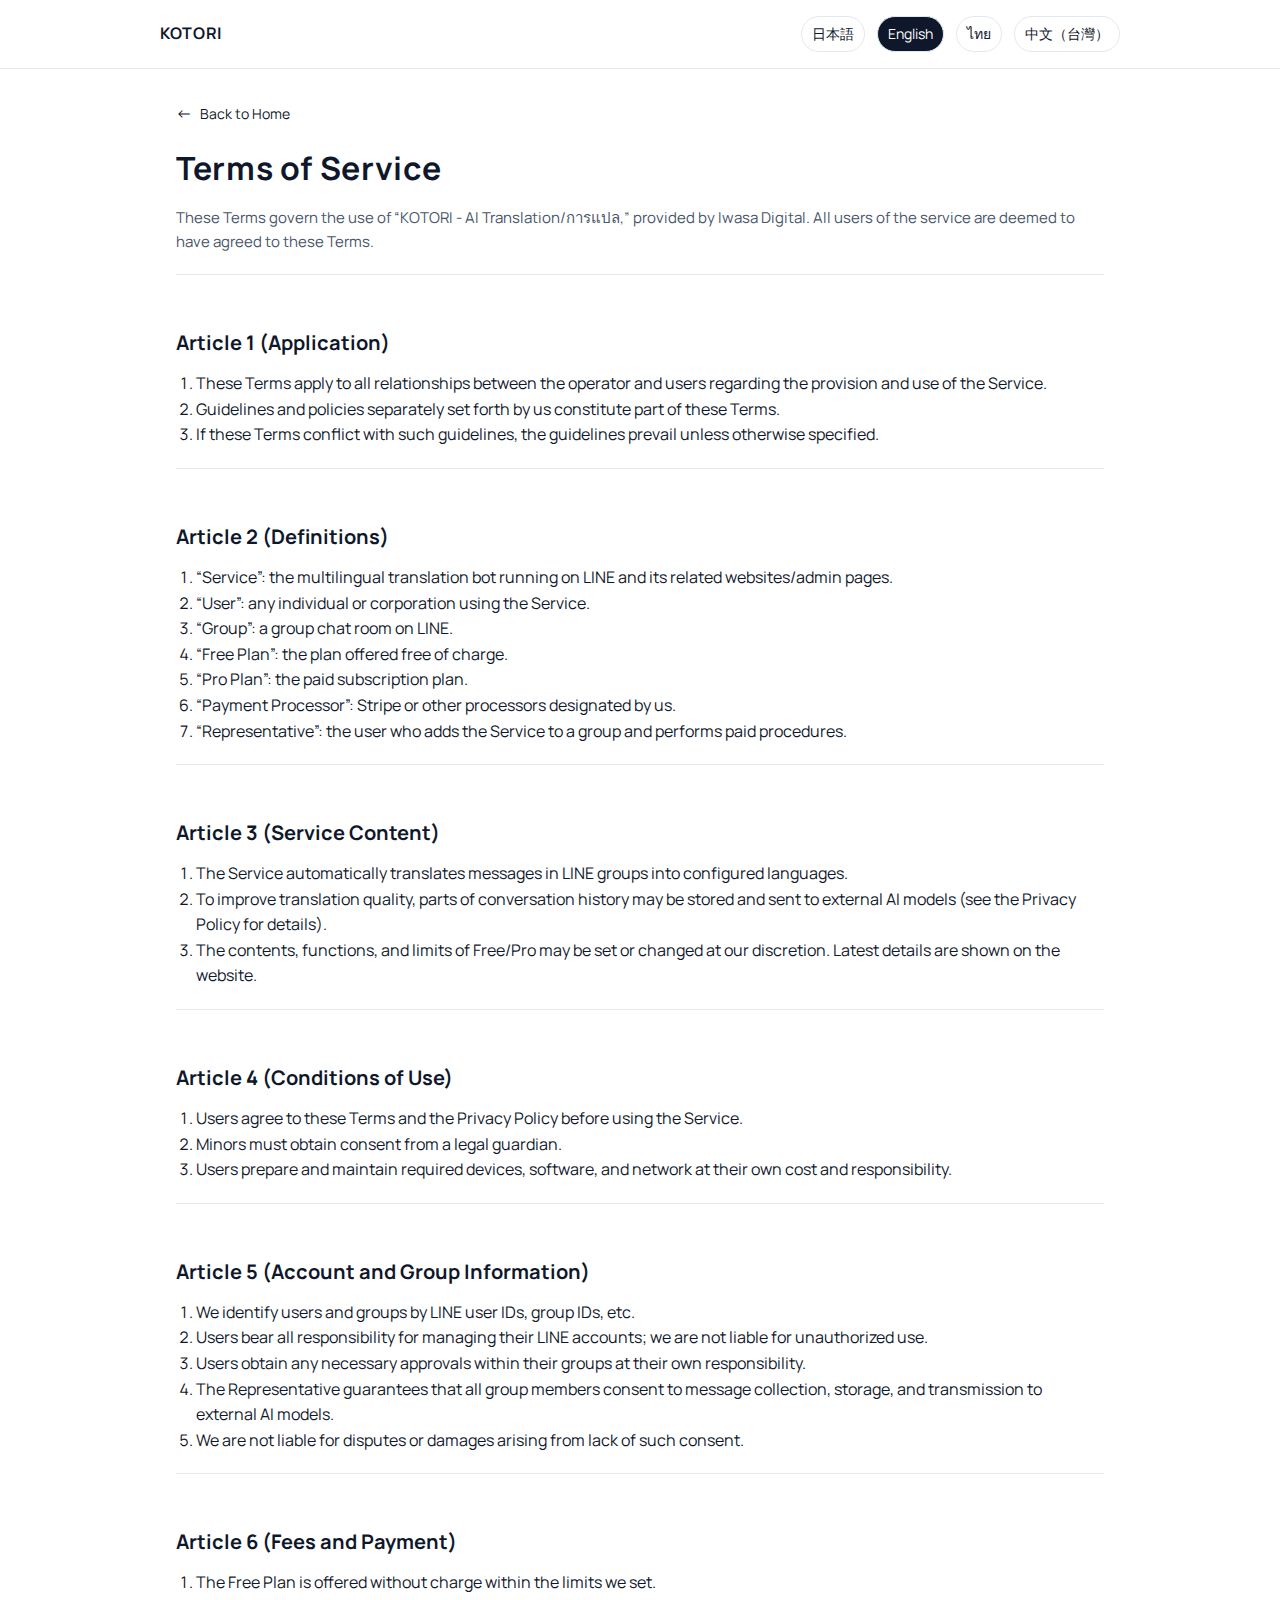
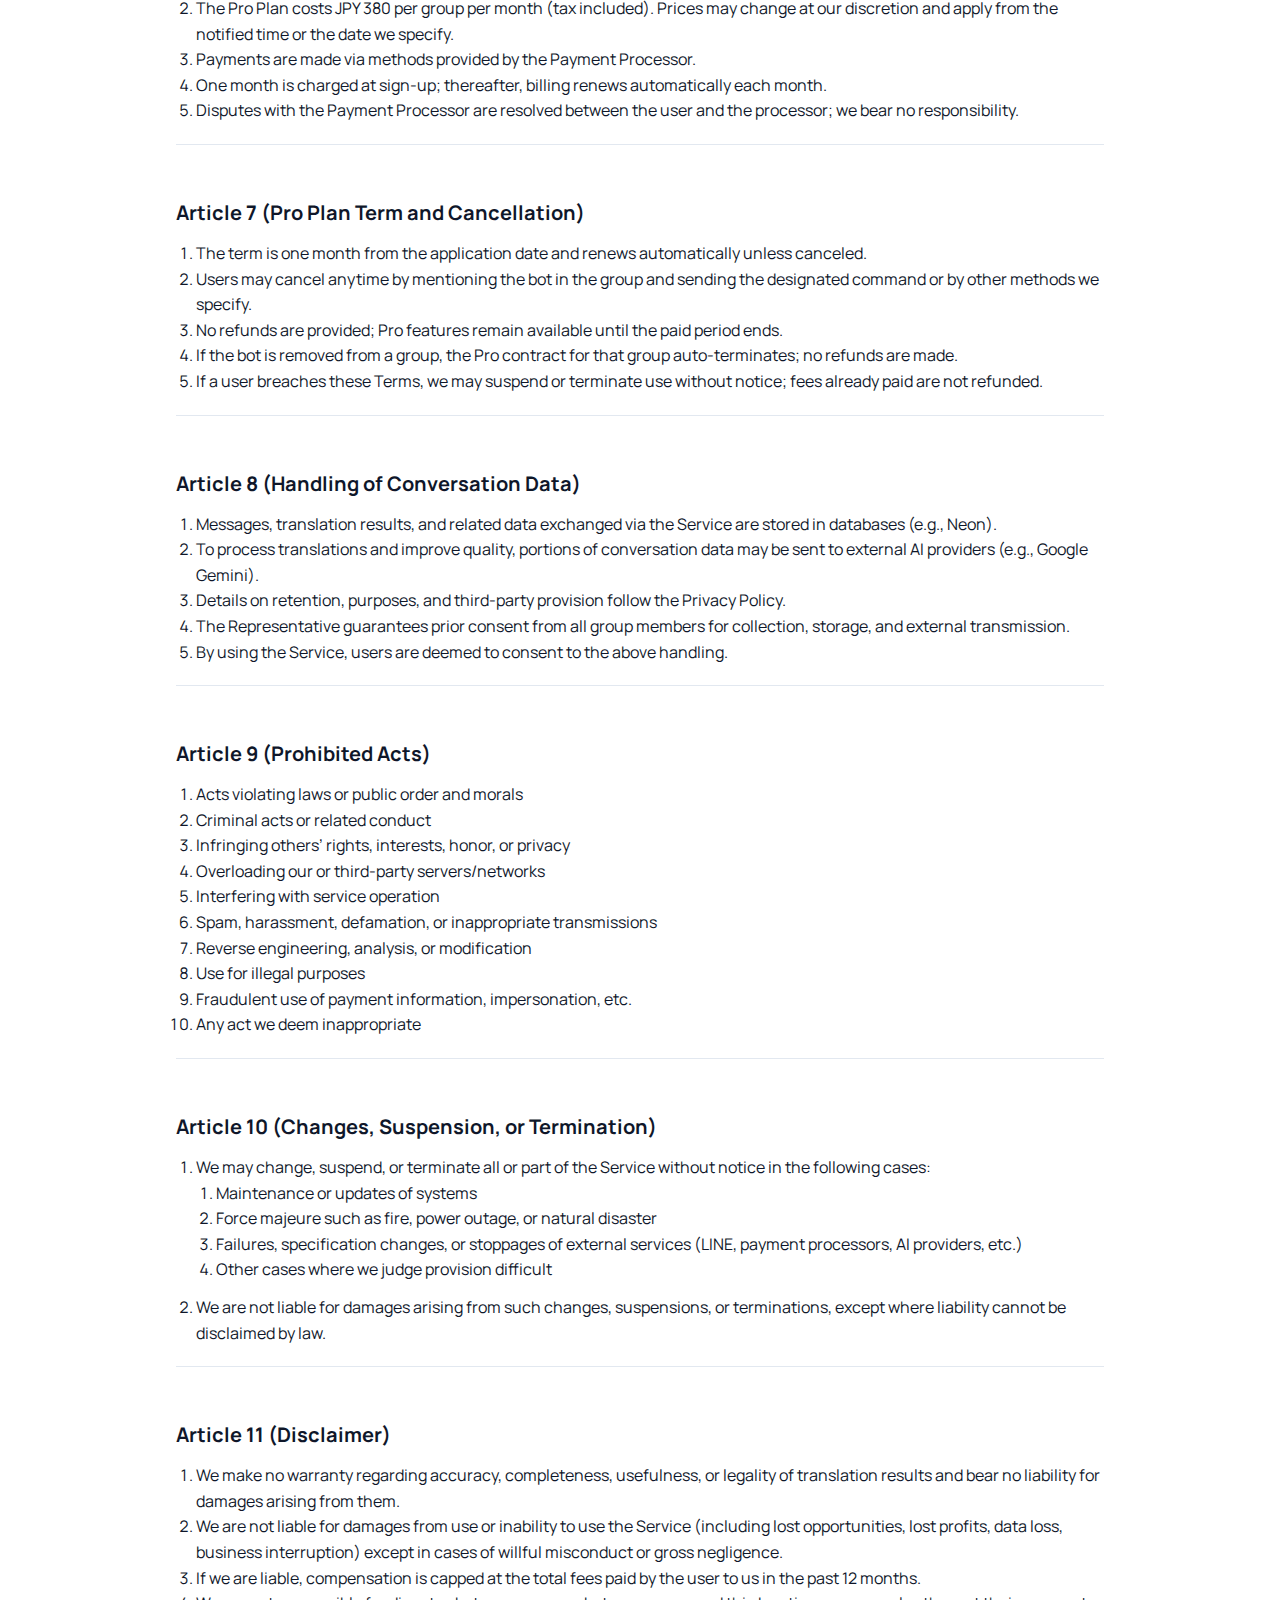
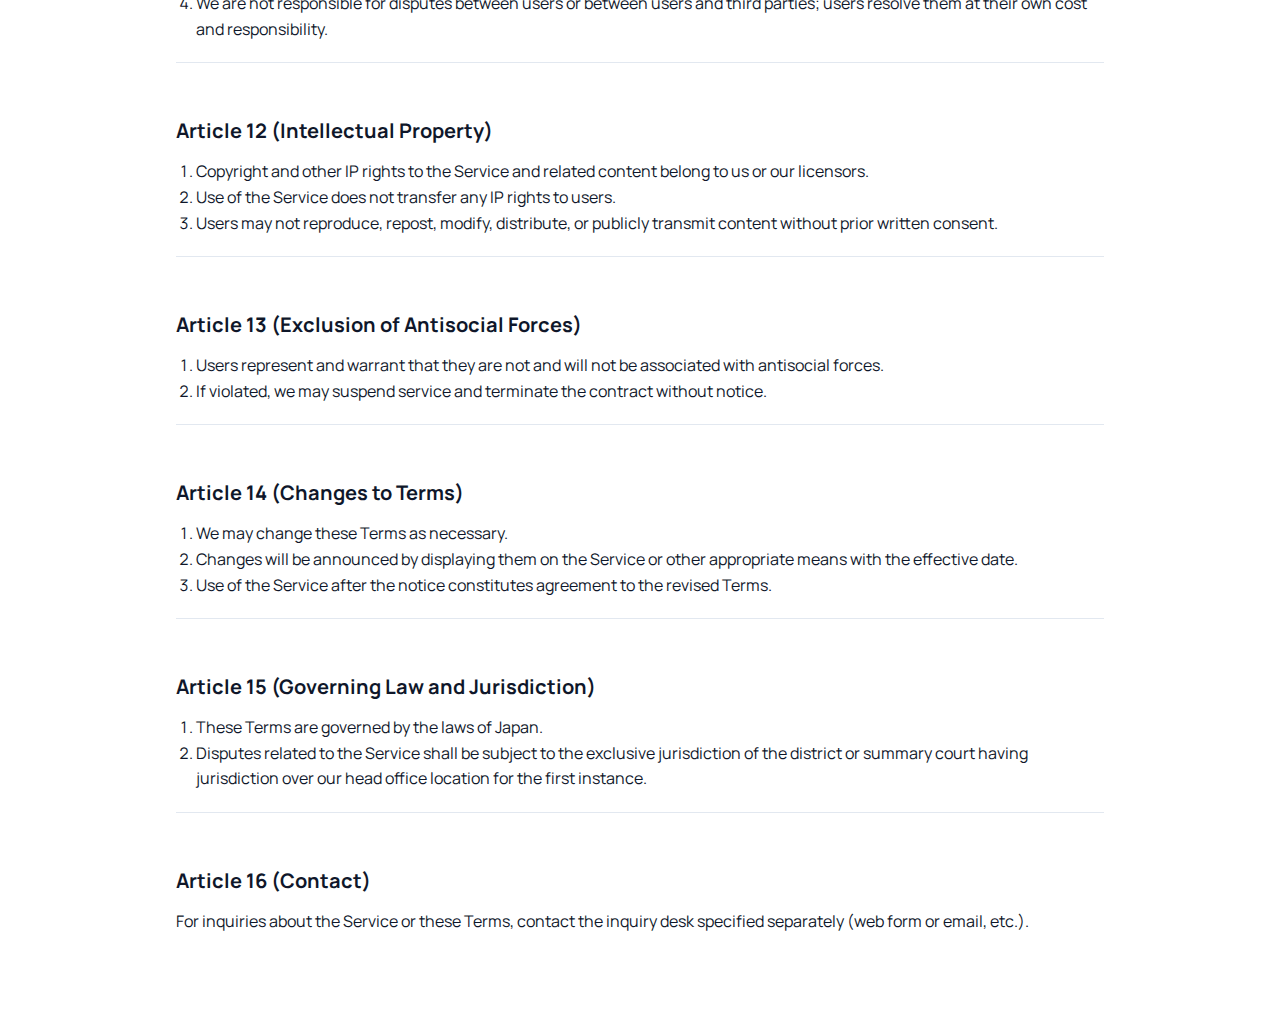
<file: pages/docs/terms-en.html>
<!DOCTYPE html>
<html lang="en">
<head>
  <meta charset="UTF-8" />
  <meta name="viewport" content="width=device-width, initial-scale=1" />
  <title>Terms of Service | KOTORI</title>
  <link rel="preconnect" href="https://fonts.googleapis.com" />
  <link rel="preconnect" href="https://fonts.gstatic.com" crossorigin />
  <link href="https://fonts.googleapis.com/css2?family=Manrope:wght@400;600;700&display=swap" rel="stylesheet" />
  <link rel="stylesheet" href="./policy.css" />
</head>
<body>
  <header>
    <div class="header-inner">
      <div class="brand">KOTORI</div>
      <nav class="lang-links" aria-label="Language links">
        <a href="./terms-ja.html">日本語</a>
        <a class="active" href="./terms-en.html">English</a>
        <a href="./terms-th.html">ไทย</a>
        <a href="./terms-zh-tw.html">中文（台灣）</a>
      </nav>
    </div>
  </header>
  <main>
    <a class="back-home" href="../index.html"><span>←</span>Back to Home</a>
    <h1>Terms of Service</h1>
    <p class="summary">
      These Terms govern the use of “KOTORI - AI Translation/การแปล,” provided by Iwasa Digital. All users of the service are deemed to have agreed to these Terms.
    </p>

    <section>
      <h2>Article 1 (Application)</h2>
      <ol>
        <li>These Terms apply to all relationships between the operator and users regarding the provision and use of the Service.</li>
        <li>Guidelines and policies separately set forth by us constitute part of these Terms.</li>
        <li>If these Terms conflict with such guidelines, the guidelines prevail unless otherwise specified.</li>
      </ol>
    </section>

    <section>
      <h2>Article 2 (Definitions)</h2>
      <ol>
        <li>“Service”: the multilingual translation bot running on LINE and its related websites/admin pages.</li>
        <li>“User”: any individual or corporation using the Service.</li>
        <li>“Group”: a group chat room on LINE.</li>
        <li>“Free Plan”: the plan offered free of charge.</li>
        <li>“Pro Plan”: the paid subscription plan.</li>
        <li>“Payment Processor”: Stripe or other processors designated by us.</li>
        <li>“Representative”: the user who adds the Service to a group and performs paid procedures.</li>
      </ol>
    </section>

    <section>
      <h2>Article 3 (Service Content)</h2>
      <ol>
        <li>The Service automatically translates messages in LINE groups into configured languages.</li>
        <li>To improve translation quality, parts of conversation history may be stored and sent to external AI models (see the Privacy Policy for details).</li>
        <li>The contents, functions, and limits of Free/Pro may be set or changed at our discretion. Latest details are shown on the website.</li>
      </ol>
    </section>

    <section>
      <h2>Article 4 (Conditions of Use)</h2>
      <ol>
        <li>Users agree to these Terms and the Privacy Policy before using the Service.</li>
        <li>Minors must obtain consent from a legal guardian.</li>
        <li>Users prepare and maintain required devices, software, and network at their own cost and responsibility.</li>
      </ol>
    </section>

    <section>
      <h2>Article 5 (Account and Group Information)</h2>
      <ol>
        <li>We identify users and groups by LINE user IDs, group IDs, etc.</li>
        <li>Users bear all responsibility for managing their LINE accounts; we are not liable for unauthorized use.</li>
        <li>Users obtain any necessary approvals within their groups at their own responsibility.</li>
        <li>The Representative guarantees that all group members consent to message collection, storage, and transmission to external AI models.</li>
        <li>We are not liable for disputes or damages arising from lack of such consent.</li>
      </ol>
    </section>

    <section>
      <h2>Article 6 (Fees and Payment)</h2>
      <ol>
        <li>The Free Plan is offered without charge within the limits we set.</li>
        <li>The Pro Plan costs JPY 380 per group per month (tax included). Prices may change at our discretion and apply from the notified time or the date we specify.</li>
        <li>Payments are made via methods provided by the Payment Processor.</li>
        <li>One month is charged at sign-up; thereafter, billing renews automatically each month.</li>
        <li>Disputes with the Payment Processor are resolved between the user and the processor; we bear no responsibility.</li>
      </ol>
    </section>

    <section>
      <h2>Article 7 (Pro Plan Term and Cancellation)</h2>
      <ol>
        <li>The term is one month from the application date and renews automatically unless canceled.</li>
        <li>Users may cancel anytime by mentioning the bot in the group and sending the designated command or by other methods we specify.</li>
        <li>No refunds are provided; Pro features remain available until the paid period ends.</li>
        <li>If the bot is removed from a group, the Pro contract for that group auto-terminates; no refunds are made.</li>
        <li>If a user breaches these Terms, we may suspend or terminate use without notice; fees already paid are not refunded.</li>
      </ol>
    </section>

    <section>
      <h2>Article 8 (Handling of Conversation Data)</h2>
      <ol>
        <li>Messages, translation results, and related data exchanged via the Service are stored in databases (e.g., Neon).</li>
        <li>To process translations and improve quality, portions of conversation data may be sent to external AI providers (e.g., Google Gemini).</li>
        <li>Details on retention, purposes, and third-party provision follow the Privacy Policy.</li>
        <li>The Representative guarantees prior consent from all group members for collection, storage, and external transmission.</li>
        <li>By using the Service, users are deemed to consent to the above handling.</li>
      </ol>
    </section>

    <section>
      <h2>Article 9 (Prohibited Acts)</h2>
      <ol>
        <li>Acts violating laws or public order and morals</li>
        <li>Criminal acts or related conduct</li>
        <li>Infringing others’ rights, interests, honor, or privacy</li>
        <li>Overloading our or third-party servers/networks</li>
        <li>Interfering with service operation</li>
        <li>Spam, harassment, defamation, or inappropriate transmissions</li>
        <li>Reverse engineering, analysis, or modification</li>
        <li>Use for illegal purposes</li>
        <li>Fraudulent use of payment information, impersonation, etc.</li>
        <li>Any act we deem inappropriate</li>
      </ol>
    </section>

    <section>
      <h2>Article 10 (Changes, Suspension, or Termination)</h2>
      <ol>
        <li>
          We may change, suspend, or terminate all or part of the Service without notice in the following cases:
          <ol>
            <li>Maintenance or updates of systems</li>
            <li>Force majeure such as fire, power outage, or natural disaster</li>
            <li>Failures, specification changes, or stoppages of external services (LINE, payment processors, AI providers, etc.)</li>
            <li>Other cases where we judge provision difficult</li>
          </ol>
        </li>
        <li>We are not liable for damages arising from such changes, suspensions, or terminations, except where liability cannot be disclaimed by law.</li>
      </ol>
    </section>

    <section>
      <h2>Article 11 (Disclaimer)</h2>
      <ol>
        <li>We make no warranty regarding accuracy, completeness, usefulness, or legality of translation results and bear no liability for damages arising from them.</li>
        <li>We are not liable for damages from use or inability to use the Service (including lost opportunities, lost profits, data loss, business interruption) except in cases of willful misconduct or gross negligence.</li>
        <li>If we are liable, compensation is capped at the total fees paid by the user to us in the past 12 months.</li>
        <li>We are not responsible for disputes between users or between users and third parties; users resolve them at their own cost and responsibility.</li>
      </ol>
    </section>

    <section>
      <h2>Article 12 (Intellectual Property)</h2>
      <ol>
        <li>Copyright and other IP rights to the Service and related content belong to us or our licensors.</li>
        <li>Use of the Service does not transfer any IP rights to users.</li>
        <li>Users may not reproduce, repost, modify, distribute, or publicly transmit content without prior written consent.</li>
      </ol>
    </section>

    <section>
      <h2>Article 13 (Exclusion of Antisocial Forces)</h2>
      <ol>
        <li>Users represent and warrant that they are not and will not be associated with antisocial forces.</li>
        <li>If violated, we may suspend service and terminate the contract without notice.</li>
      </ol>
    </section>

    <section>
      <h2>Article 14 (Changes to Terms)</h2>
      <ol>
        <li>We may change these Terms as necessary.</li>
        <li>Changes will be announced by displaying them on the Service or other appropriate means with the effective date.</li>
        <li>Use of the Service after the notice constitutes agreement to the revised Terms.</li>
      </ol>
    </section>

    <section>
      <h2>Article 15 (Governing Law and Jurisdiction)</h2>
      <ol>
        <li>These Terms are governed by the laws of Japan.</li>
        <li>Disputes related to the Service shall be subject to the exclusive jurisdiction of the district or summary court having jurisdiction over our head office location for the first instance.</li>
      </ol>
    </section>

    <section>
      <h2>Article 16 (Contact)</h2>
      <p>For inquiries about the Service or these Terms, contact the inquiry desk specified separately (web form or email, etc.).</p>
    </section>
  </main>
</body>
</html>
</file>
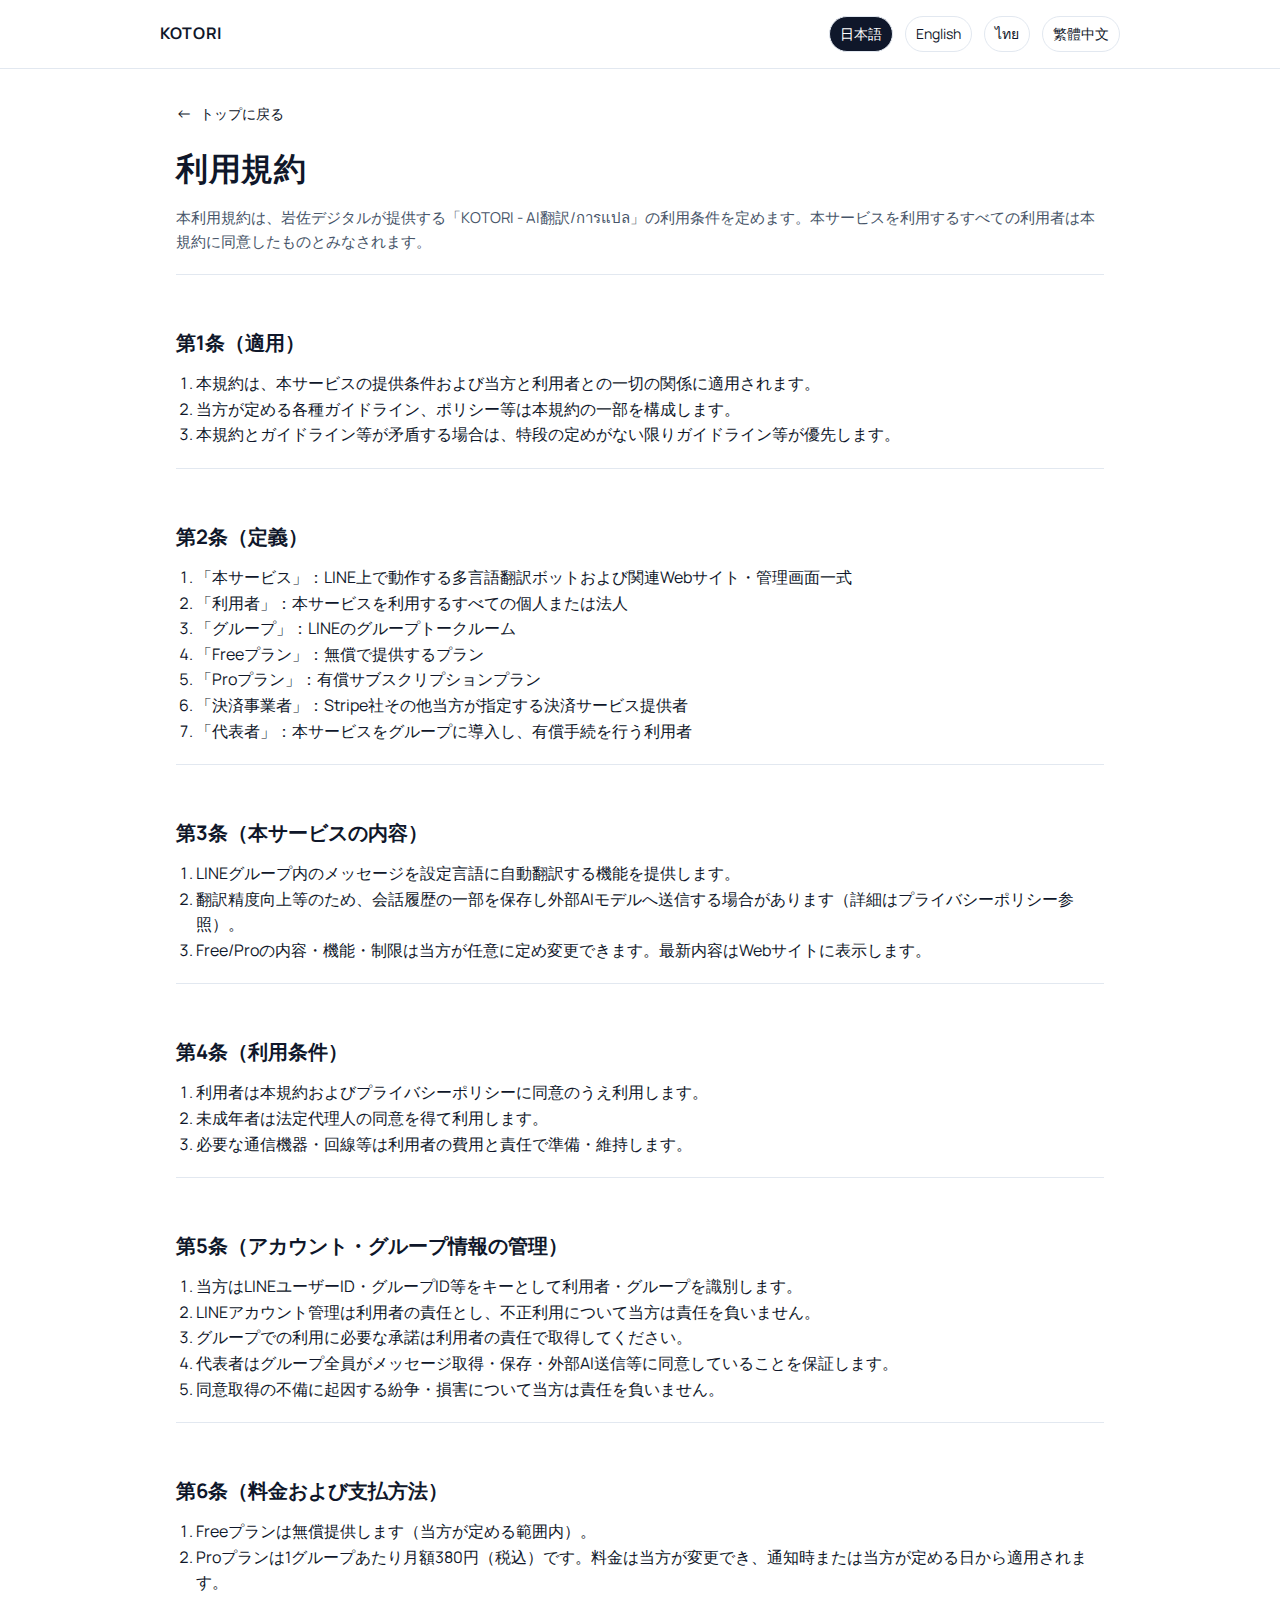
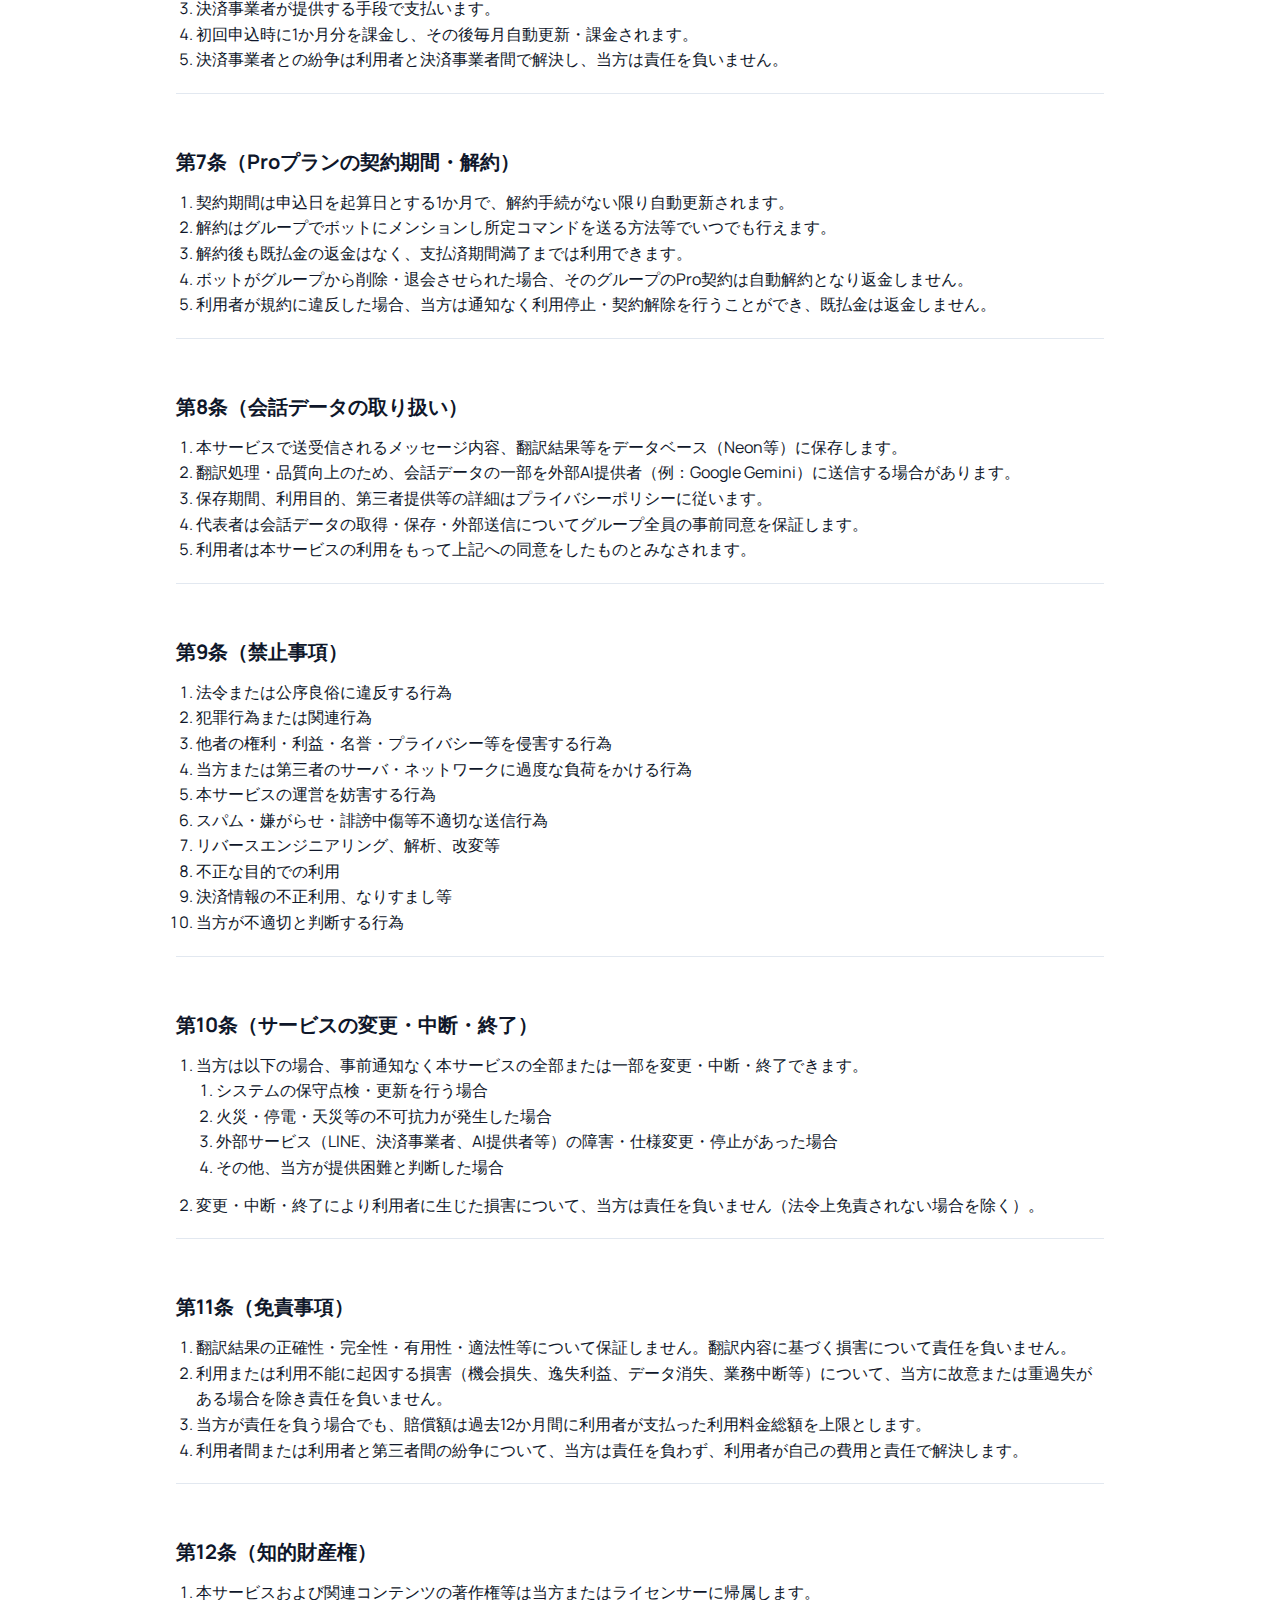
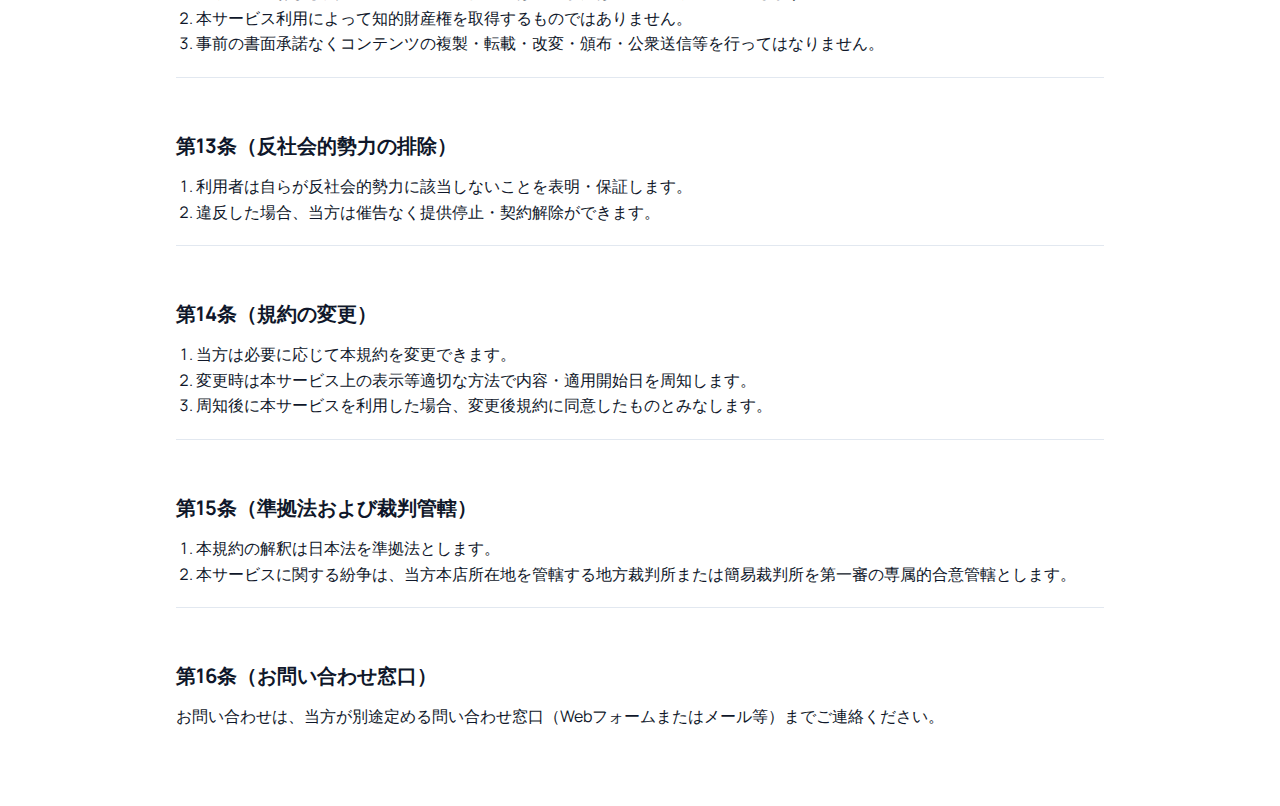
<file: pages/docs/terms-ja.html>
<!DOCTYPE html>
<html lang="ja">
<head>
  <meta charset="UTF-8" />
  <meta name="viewport" content="width=device-width, initial-scale=1" />
  <title>利用規約 | KOTORI</title>
  <link rel="preconnect" href="https://fonts.googleapis.com" />
  <link rel="preconnect" href="https://fonts.gstatic.com" crossorigin />
  <link href="https://fonts.googleapis.com/css2?family=Manrope:wght@400;600;700&display=swap" rel="stylesheet" />
  <link rel="stylesheet" href="./policy.css" />
</head>
<body>
  <header>
    <div class="header-inner">
      <div class="brand">KOTORI</div>
      <nav class="lang-links" aria-label="Language links">
        <a class="active" href="./terms-ja.html">日本語</a>
        <a href="./terms-en.html">English</a>
        <a href="./terms-th.html">ไทย</a>
        <a href="./terms-zh-tw.html">繁體中文</a>
      </nav>
    </div>
  </header>
  <main>
    <a class="back-home" href="../index.html"><span>←</span>トップに戻る</a>
    <h1>利用規約</h1>
    <p class="summary">
      本利用規約は、岩佐デジタルが提供する「KOTORI - AI翻訳/การแปล」の利用条件を定めます。本サービスを利用するすべての利用者は本規約に同意したものとみなされます。
    </p>

    <section>
      <h2>第1条（適用）</h2>
      <ol>
        <li>本規約は、本サービスの提供条件および当方と利用者との一切の関係に適用されます。</li>
        <li>当方が定める各種ガイドライン、ポリシー等は本規約の一部を構成します。</li>
        <li>本規約とガイドライン等が矛盾する場合は、特段の定めがない限りガイドライン等が優先します。</li>
      </ol>
    </section>

    <section>
      <h2>第2条（定義）</h2>
      <ol>
        <li>「本サービス」：LINE上で動作する多言語翻訳ボットおよび関連Webサイト・管理画面一式</li>
        <li>「利用者」：本サービスを利用するすべての個人または法人</li>
        <li>「グループ」：LINEのグループトークルーム</li>
        <li>「Freeプラン」：無償で提供するプラン</li>
        <li>「Proプラン」：有償サブスクリプションプラン</li>
        <li>「決済事業者」：Stripe社その他当方が指定する決済サービス提供者</li>
        <li>「代表者」：本サービスをグループに導入し、有償手続を行う利用者</li>
      </ol>
    </section>

    <section>
      <h2>第3条（本サービスの内容）</h2>
      <ol>
        <li>LINEグループ内のメッセージを設定言語に自動翻訳する機能を提供します。</li>
        <li>翻訳精度向上等のため、会話履歴の一部を保存し外部AIモデルへ送信する場合があります（詳細はプライバシーポリシー参照）。</li>
        <li>Free/Proの内容・機能・制限は当方が任意に定め変更できます。最新内容はWebサイトに表示します。</li>
      </ol>
    </section>

    <section>
      <h2>第4条（利用条件）</h2>
      <ol>
        <li>利用者は本規約およびプライバシーポリシーに同意のうえ利用します。</li>
        <li>未成年者は法定代理人の同意を得て利用します。</li>
        <li>必要な通信機器・回線等は利用者の費用と責任で準備・維持します。</li>
      </ol>
    </section>

    <section>
      <h2>第5条（アカウント・グループ情報の管理）</h2>
      <ol>
        <li>当方はLINEユーザーID・グループID等をキーとして利用者・グループを識別します。</li>
        <li>LINEアカウント管理は利用者の責任とし、不正利用について当方は責任を負いません。</li>
        <li>グループでの利用に必要な承諾は利用者の責任で取得してください。</li>
        <li>代表者はグループ全員がメッセージ取得・保存・外部AI送信等に同意していることを保証します。</li>
        <li>同意取得の不備に起因する紛争・損害について当方は責任を負いません。</li>
      </ol>
    </section>

    <section>
      <h2>第6条（料金および支払方法）</h2>
      <ol>
        <li>Freeプランは無償提供します（当方が定める範囲内）。</li>
        <li>Proプランは1グループあたり月額380円（税込）です。料金は当方が変更でき、通知時または当方が定める日から適用されます。</li>
        <li>決済事業者が提供する手段で支払います。</li>
        <li>初回申込時に1か月分を課金し、その後毎月自動更新・課金されます。</li>
        <li>決済事業者との紛争は利用者と決済事業者間で解決し、当方は責任を負いません。</li>
      </ol>
    </section>

    <section>
      <h2>第7条（Proプランの契約期間・解約）</h2>
      <ol>
        <li>契約期間は申込日を起算日とする1か月で、解約手続がない限り自動更新されます。</li>
        <li>解約はグループでボットにメンションし所定コマンドを送る方法等でいつでも行えます。</li>
        <li>解約後も既払金の返金はなく、支払済期間満了までは利用できます。</li>
        <li>ボットがグループから削除・退会させられた場合、そのグループのPro契約は自動解約となり返金しません。</li>
        <li>利用者が規約に違反した場合、当方は通知なく利用停止・契約解除を行うことができ、既払金は返金しません。</li>
      </ol>
    </section>

    <section>
      <h2>第8条（会話データの取り扱い）</h2>
      <ol>
        <li>本サービスで送受信されるメッセージ内容、翻訳結果等をデータベース（Neon等）に保存します。</li>
        <li>翻訳処理・品質向上のため、会話データの一部を外部AI提供者（例：Google Gemini）に送信する場合があります。</li>
        <li>保存期間、利用目的、第三者提供等の詳細はプライバシーポリシーに従います。</li>
        <li>代表者は会話データの取得・保存・外部送信についてグループ全員の事前同意を保証します。</li>
        <li>利用者は本サービスの利用をもって上記への同意をしたものとみなされます。</li>
      </ol>
    </section>

    <section>
      <h2>第9条（禁止事項）</h2>
      <ol>
        <li>法令または公序良俗に違反する行為</li>
        <li>犯罪行為または関連行為</li>
        <li>他者の権利・利益・名誉・プライバシー等を侵害する行為</li>
        <li>当方または第三者のサーバ・ネットワークに過度な負荷をかける行為</li>
        <li>本サービスの運営を妨害する行為</li>
        <li>スパム・嫌がらせ・誹謗中傷等不適切な送信行為</li>
        <li>リバースエンジニアリング、解析、改変等</li>
        <li>不正な目的での利用</li>
        <li>決済情報の不正利用、なりすまし等</li>
        <li>当方が不適切と判断する行為</li>
      </ol>
    </section>

    <section>
      <h2>第10条（サービスの変更・中断・終了）</h2>
      <ol>
        <li>
          当方は以下の場合、事前通知なく本サービスの全部または一部を変更・中断・終了できます。
          <ol>
            <li>システムの保守点検・更新を行う場合</li>
            <li>火災・停電・天災等の不可抗力が発生した場合</li>
            <li>外部サービス（LINE、決済事業者、AI提供者等）の障害・仕様変更・停止があった場合</li>
            <li>その他、当方が提供困難と判断した場合</li>
          </ol>
        </li>
        <li>変更・中断・終了により利用者に生じた損害について、当方は責任を負いません（法令上免責されない場合を除く）。</li>
      </ol>
    </section>

    <section>
      <h2>第11条（免責事項）</h2>
      <ol>
        <li>翻訳結果の正確性・完全性・有用性・適法性等について保証しません。翻訳内容に基づく損害について責任を負いません。</li>
        <li>利用または利用不能に起因する損害（機会損失、逸失利益、データ消失、業務中断等）について、当方に故意または重過失がある場合を除き責任を負いません。</li>
        <li>当方が責任を負う場合でも、賠償額は過去12か月間に利用者が支払った利用料金総額を上限とします。</li>
        <li>利用者間または利用者と第三者間の紛争について、当方は責任を負わず、利用者が自己の費用と責任で解決します。</li>
      </ol>
    </section>

    <section>
      <h2>第12条（知的財産権）</h2>
      <ol>
        <li>本サービスおよび関連コンテンツの著作権等は当方またはライセンサーに帰属します。</li>
        <li>本サービス利用によって知的財産権を取得するものではありません。</li>
        <li>事前の書面承諾なくコンテンツの複製・転載・改変・頒布・公衆送信等を行ってはなりません。</li>
      </ol>
    </section>

    <section>
      <h2>第13条（反社会的勢力の排除）</h2>
      <ol>
        <li>利用者は自らが反社会的勢力に該当しないことを表明・保証します。</li>
        <li>違反した場合、当方は催告なく提供停止・契約解除ができます。</li>
      </ol>
    </section>

    <section>
      <h2>第14条（規約の変更）</h2>
      <ol>
        <li>当方は必要に応じて本規約を変更できます。</li>
        <li>変更時は本サービス上の表示等適切な方法で内容・適用開始日を周知します。</li>
        <li>周知後に本サービスを利用した場合、変更後規約に同意したものとみなします。</li>
      </ol>
    </section>

    <section>
      <h2>第15条（準拠法および裁判管轄）</h2>
      <ol>
        <li>本規約の解釈は日本法を準拠法とします。</li>
        <li>本サービスに関する紛争は、当方本店所在地を管轄する地方裁判所または簡易裁判所を第一審の専属的合意管轄とします。</li>
      </ol>
    </section>

    <section>
      <h2>第16条（お問い合わせ窓口）</h2>
      <p>お問い合わせは、当方が別途定める問い合わせ窓口（Webフォームまたはメール等）までご連絡ください。</p>
    </section>
  </main>
  <script src="./policy.js"></script>
</body>
</html>
</file>
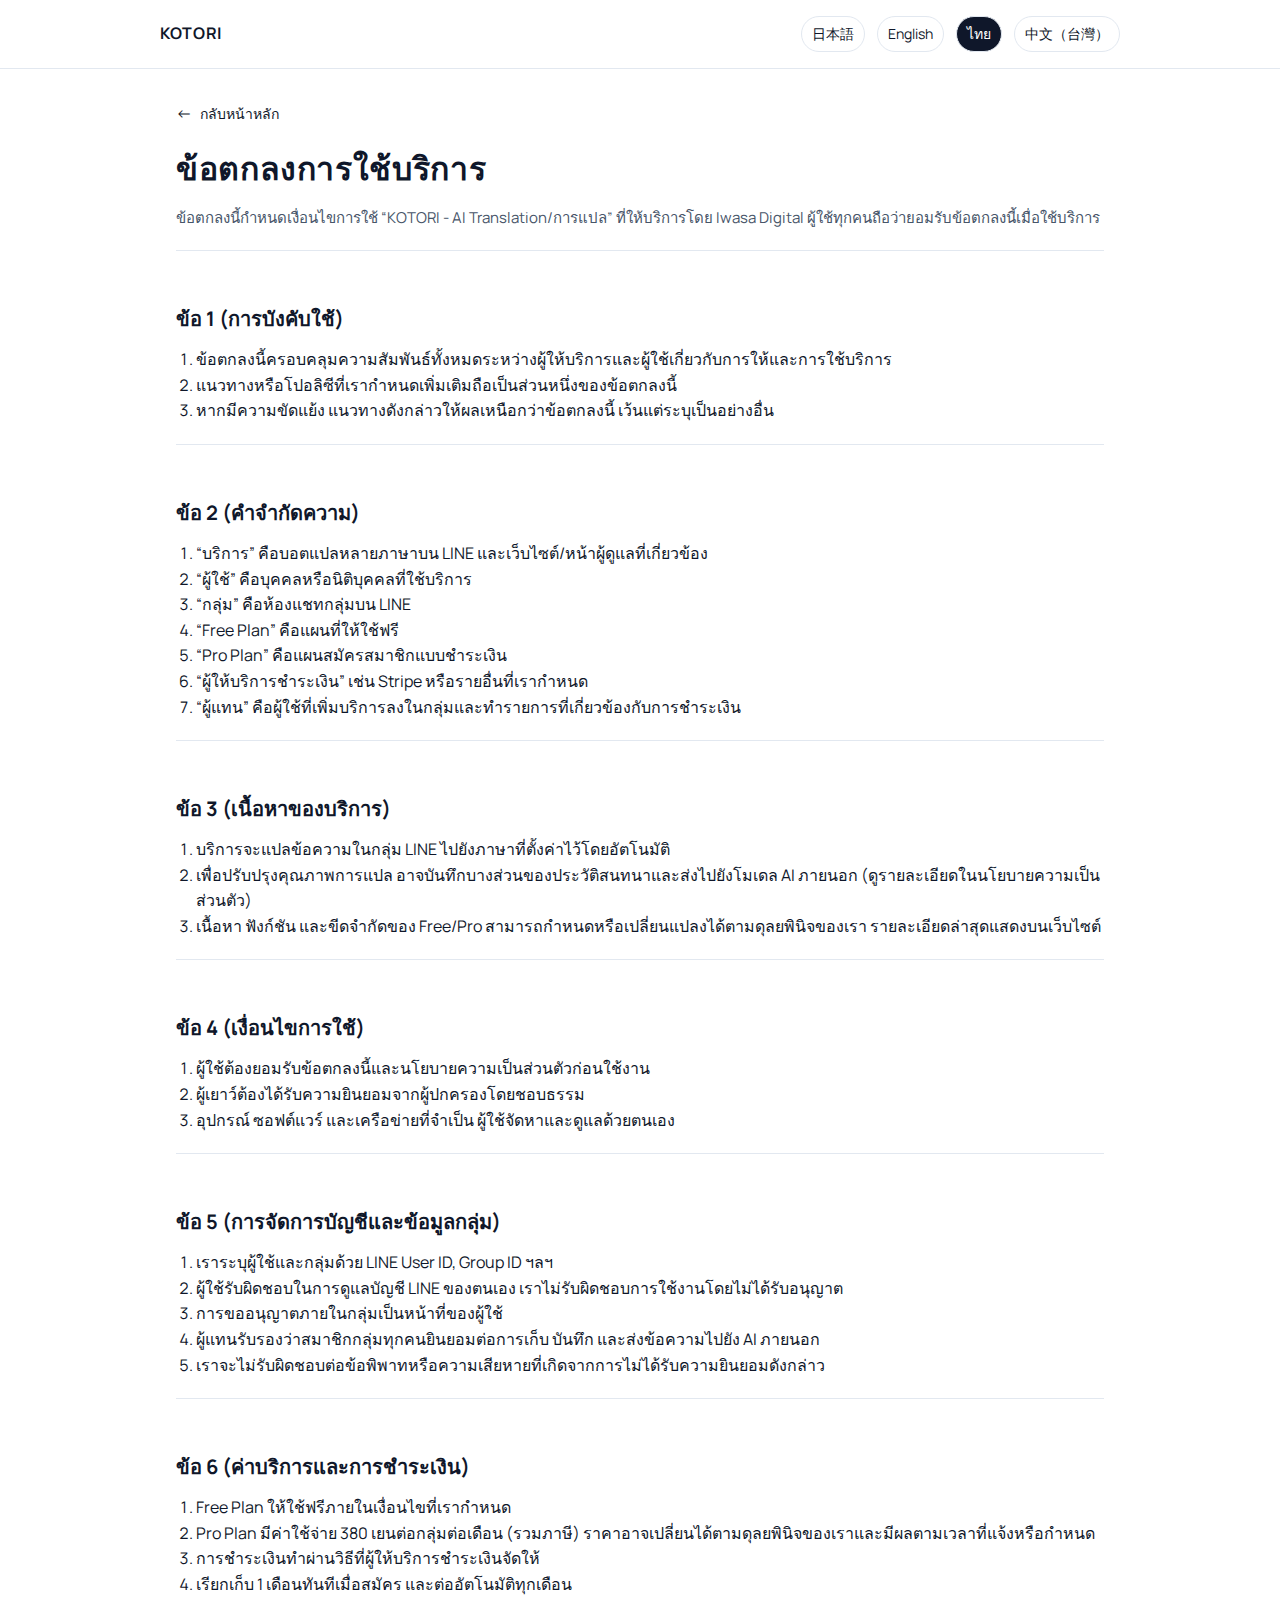
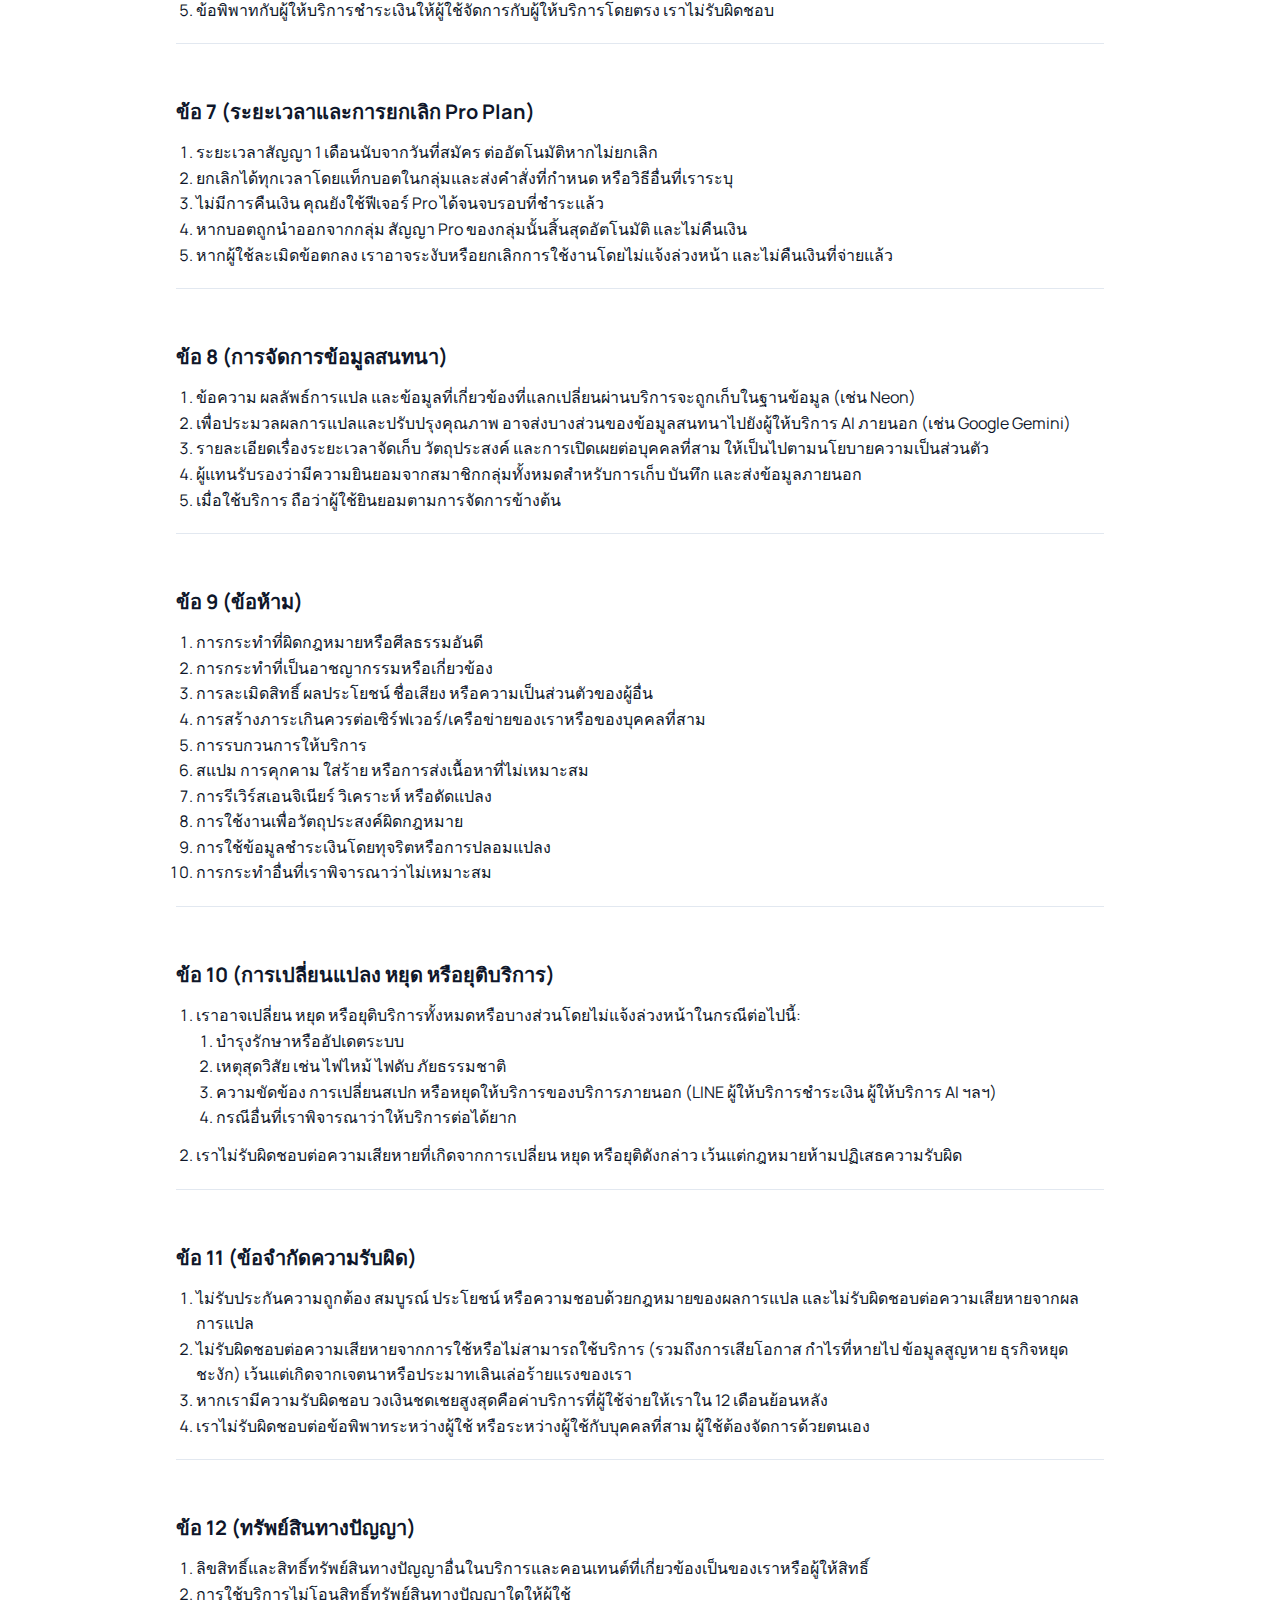
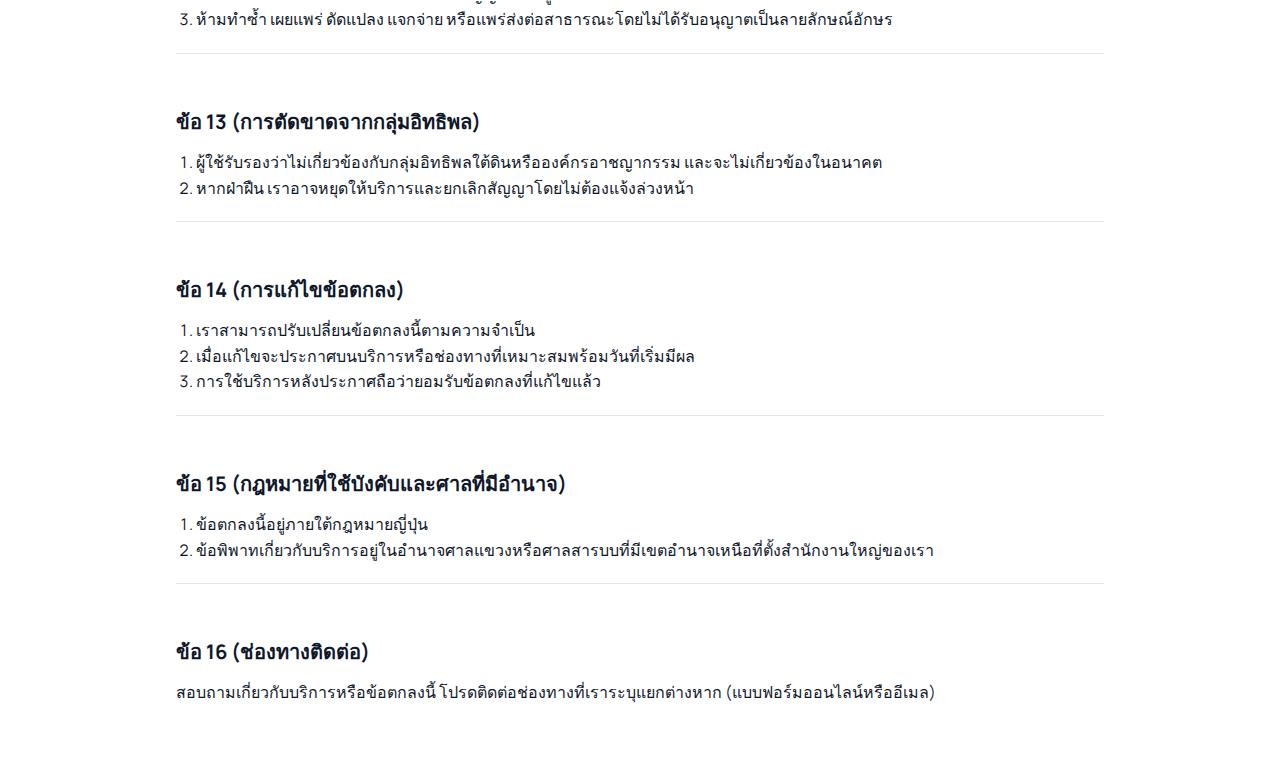
<file: pages/docs/terms-th.html>
<!DOCTYPE html>
<html lang="th">
<head>
  <meta charset="UTF-8" />
  <meta name="viewport" content="width=device-width, initial-scale=1" />
  <title>ข้อตกลงการใช้บริการ | KOTORI</title>
  <link rel="preconnect" href="https://fonts.googleapis.com" />
  <link rel="preconnect" href="https://fonts.gstatic.com" crossorigin />
  <link href="https://fonts.googleapis.com/css2?family=Manrope:wght@400;600;700&display=swap" rel="stylesheet" />
  <link rel="stylesheet" href="./policy.css" />
</head>
<body>
  <header>
    <div class="header-inner">
      <div class="brand">KOTORI</div>
      <nav class="lang-links" aria-label="Language links">
        <a href="./terms-ja.html">日本語</a>
        <a href="./terms-en.html">English</a>
        <a class="active" href="./terms-th.html">ไทย</a>
        <a href="./terms-zh-tw.html">中文（台灣）</a>
      </nav>
    </div>
  </header>
  <main>
    <a class="back-home" href="../index.html"><span>←</span>กลับหน้าหลัก</a>
    <h1>ข้อตกลงการใช้บริการ</h1>
    <p class="summary">
      ข้อตกลงนี้กำหนดเงื่อนไขการใช้ “KOTORI - AI Translation/การแปล” ที่ให้บริการโดย Iwasa Digital ผู้ใช้ทุกคนถือว่ายอมรับข้อตกลงนี้เมื่อใช้บริการ
    </p>

    <section>
      <h2>ข้อ 1 (การบังคับใช้)</h2>
      <ol>
        <li>ข้อตกลงนี้ครอบคลุมความสัมพันธ์ทั้งหมดระหว่างผู้ให้บริการและผู้ใช้เกี่ยวกับการให้และการใช้บริการ</li>
        <li>แนวทางหรือโปอลิซีที่เรากำหนดเพิ่มเติมถือเป็นส่วนหนึ่งของข้อตกลงนี้</li>
        <li>หากมีความขัดแย้ง แนวทางดังกล่าวให้ผลเหนือกว่าข้อตกลงนี้ เว้นแต่ระบุเป็นอย่างอื่น</li>
      </ol>
    </section>

    <section>
      <h2>ข้อ 2 (คำจำกัดความ)</h2>
      <ol>
        <li>“บริการ” คือบอตแปลหลายภาษาบน LINE และเว็บไซต์/หน้าผู้ดูแลที่เกี่ยวข้อง</li>
        <li>“ผู้ใช้” คือบุคคลหรือนิติบุคคลที่ใช้บริการ</li>
        <li>“กลุ่ม” คือห้องแชทกลุ่มบน LINE</li>
        <li>“Free Plan” คือแผนที่ให้ใช้ฟรี</li>
        <li>“Pro Plan” คือแผนสมัครสมาชิกแบบชำระเงิน</li>
        <li>“ผู้ให้บริการชำระเงิน” เช่น Stripe หรือรายอื่นที่เรากำหนด</li>
        <li>“ผู้แทน” คือผู้ใช้ที่เพิ่มบริการลงในกลุ่มและทำรายการที่เกี่ยวข้องกับการชำระเงิน</li>
      </ol>
    </section>

    <section>
      <h2>ข้อ 3 (เนื้อหาของบริการ)</h2>
      <ol>
        <li>บริการจะแปลข้อความในกลุ่ม LINE ไปยังภาษาที่ตั้งค่าไว้โดยอัตโนมัติ</li>
        <li>เพื่อปรับปรุงคุณภาพการแปล อาจบันทึกบางส่วนของประวัติสนทนาและส่งไปยังโมเดล AI ภายนอก (ดูรายละเอียดในนโยบายความเป็นส่วนตัว)</li>
        <li>เนื้อหา ฟังก์ชัน และขีดจำกัดของ Free/Pro สามารถกำหนดหรือเปลี่ยนแปลงได้ตามดุลยพินิจของเรา รายละเอียดล่าสุดแสดงบนเว็บไซต์</li>
      </ol>
    </section>

    <section>
      <h2>ข้อ 4 (เงื่อนไขการใช้)</h2>
      <ol>
        <li>ผู้ใช้ต้องยอมรับข้อตกลงนี้และนโยบายความเป็นส่วนตัวก่อนใช้งาน</li>
        <li>ผู้เยาว์ต้องได้รับความยินยอมจากผู้ปกครองโดยชอบธรรม</li>
        <li>อุปกรณ์ ซอฟต์แวร์ และเครือข่ายที่จำเป็น ผู้ใช้จัดหาและดูแลด้วยตนเอง</li>
      </ol>
    </section>

    <section>
      <h2>ข้อ 5 (การจัดการบัญชีและข้อมูลกลุ่ม)</h2>
      <ol>
        <li>เราระบุผู้ใช้และกลุ่มด้วย LINE User ID, Group ID ฯลฯ</li>
        <li>ผู้ใช้รับผิดชอบในการดูแลบัญชี LINE ของตนเอง เราไม่รับผิดชอบการใช้งานโดยไม่ได้รับอนุญาต</li>
        <li>การขออนุญาตภายในกลุ่มเป็นหน้าที่ของผู้ใช้</li>
        <li>ผู้แทนรับรองว่าสมาชิกกลุ่มทุกคนยินยอมต่อการเก็บ บันทึก และส่งข้อความไปยัง AI ภายนอก</li>
        <li>เราจะไม่รับผิดชอบต่อข้อพิพาทหรือความเสียหายที่เกิดจากการไม่ได้รับความยินยอมดังกล่าว</li>
      </ol>
    </section>

    <section>
      <h2>ข้อ 6 (ค่าบริการและการชำระเงิน)</h2>
      <ol>
        <li>Free Plan ให้ใช้ฟรีภายในเงื่อนไขที่เรากำหนด</li>
        <li>Pro Plan มีค่าใช้จ่าย 380 เยนต่อกลุ่มต่อเดือน (รวมภาษี) ราคาอาจเปลี่ยนได้ตามดุลยพินิจของเราและมีผลตามเวลาที่แจ้งหรือกำหนด</li>
        <li>การชำระเงินทำผ่านวิธีที่ผู้ให้บริการชำระเงินจัดให้</li>
        <li>เรียกเก็บ 1 เดือนทันทีเมื่อสมัคร และต่ออัตโนมัติทุกเดือน</li>
        <li>ข้อพิพาทกับผู้ให้บริการชำระเงินให้ผู้ใช้จัดการกับผู้ให้บริการโดยตรง เราไม่รับผิดชอบ</li>
      </ol>
    </section>

    <section>
      <h2>ข้อ 7 (ระยะเวลาและการยกเลิก Pro Plan)</h2>
      <ol>
        <li>ระยะเวลาสัญญา 1 เดือนนับจากวันที่สมัคร ต่ออัตโนมัติหากไม่ยกเลิก</li>
        <li>ยกเลิกได้ทุกเวลาโดยแท็กบอตในกลุ่มและส่งคำสั่งที่กำหนด หรือวิธีอื่นที่เราระบุ</li>
        <li>ไม่มีการคืนเงิน คุณยังใช้ฟีเจอร์ Pro ได้จนจบรอบที่ชำระแล้ว</li>
        <li>หากบอตถูกนำออกจากกลุ่ม สัญญา Pro ของกลุ่มนั้นสิ้นสุดอัตโนมัติ และไม่คืนเงิน</li>
        <li>หากผู้ใช้ละเมิดข้อตกลง เราอาจระงับหรือยกเลิกการใช้งานโดยไม่แจ้งล่วงหน้า และไม่คืนเงินที่จ่ายแล้ว</li>
      </ol>
    </section>

    <section>
      <h2>ข้อ 8 (การจัดการข้อมูลสนทนา)</h2>
      <ol>
        <li>ข้อความ ผลลัพธ์การแปล และข้อมูลที่เกี่ยวข้องที่แลกเปลี่ยนผ่านบริการจะถูกเก็บในฐานข้อมูล (เช่น Neon)</li>
        <li>เพื่อประมวลผลการแปลและปรับปรุงคุณภาพ อาจส่งบางส่วนของข้อมูลสนทนาไปยังผู้ให้บริการ AI ภายนอก (เช่น Google Gemini)</li>
        <li>รายละเอียดเรื่องระยะเวลาจัดเก็บ วัตถุประสงค์ และการเปิดเผยต่อบุคคลที่สาม ให้เป็นไปตามนโยบายความเป็นส่วนตัว</li>
        <li>ผู้แทนรับรองว่ามีความยินยอมจากสมาชิกกลุ่มทั้งหมดสำหรับการเก็บ บันทึก และส่งข้อมูลภายนอก</li>
        <li>เมื่อใช้บริการ ถือว่าผู้ใช้ยินยอมตามการจัดการข้างต้น</li>
      </ol>
    </section>

    <section>
      <h2>ข้อ 9 (ข้อห้าม)</h2>
      <ol>
        <li>การกระทำที่ผิดกฎหมายหรือศีลธรรมอันดี</li>
        <li>การกระทำที่เป็นอาชญากรรมหรือเกี่ยวข้อง</li>
        <li>การละเมิดสิทธิ์ ผลประโยชน์ ชื่อเสียง หรือความเป็นส่วนตัวของผู้อื่น</li>
        <li>การสร้างภาระเกินควรต่อเซิร์ฟเวอร์/เครือข่ายของเราหรือของบุคคลที่สาม</li>
        <li>การรบกวนการให้บริการ</li>
        <li>สแปม การคุกคาม ใส่ร้าย หรือการส่งเนื้อหาที่ไม่เหมาะสม</li>
        <li>การรีเวิร์สเอนจิเนียร์ วิเคราะห์ หรือดัดแปลง</li>
        <li>การใช้งานเพื่อวัตถุประสงค์ผิดกฎหมาย</li>
        <li>การใช้ข้อมูลชำระเงินโดยทุจริตหรือการปลอมแปลง</li>
        <li>การกระทำอื่นที่เราพิจารณาว่าไม่เหมาะสม</li>
      </ol>
    </section>

    <section>
      <h2>ข้อ 10 (การเปลี่ยนแปลง หยุด หรือยุติบริการ)</h2>
      <ol>
        <li>
          เราอาจเปลี่ยน หยุด หรือยุติบริการทั้งหมดหรือบางส่วนโดยไม่แจ้งล่วงหน้าในกรณีต่อไปนี้:
          <ol>
            <li>บำรุงรักษาหรืออัปเดตระบบ</li>
            <li>เหตุสุดวิสัย เช่น ไฟไหม้ ไฟดับ ภัยธรรมชาติ</li>
            <li>ความขัดข้อง การเปลี่ยนสเปก หรือหยุดให้บริการของบริการภายนอก (LINE ผู้ให้บริการชำระเงิน ผู้ให้บริการ AI ฯลฯ)</li>
            <li>กรณีอื่นที่เราพิจารณาว่าให้บริการต่อได้ยาก</li>
          </ol>
        </li>
        <li>เราไม่รับผิดชอบต่อความเสียหายที่เกิดจากการเปลี่ยน หยุด หรือยุติดังกล่าว เว้นแต่กฎหมายห้ามปฏิเสธความรับผิด</li>
      </ol>
    </section>

    <section>
      <h2>ข้อ 11 (ข้อจำกัดความรับผิด)</h2>
      <ol>
        <li>ไม่รับประกันความถูกต้อง สมบูรณ์ ประโยชน์ หรือความชอบด้วยกฎหมายของผลการแปล และไม่รับผิดชอบต่อความเสียหายจากผลการแปล</li>
        <li>ไม่รับผิดชอบต่อความเสียหายจากการใช้หรือไม่สามารถใช้บริการ (รวมถึงการเสียโอกาส กำไรที่หายไป ข้อมูลสูญหาย ธุรกิจหยุดชะงัก) เว้นแต่เกิดจากเจตนาหรือประมาทเลินเล่อร้ายแรงของเรา</li>
        <li>หากเรามีความรับผิดชอบ วงเงินชดเชยสูงสุดคือค่าบริการที่ผู้ใช้จ่ายให้เราใน 12 เดือนย้อนหลัง</li>
        <li>เราไม่รับผิดชอบต่อข้อพิพาทระหว่างผู้ใช้ หรือระหว่างผู้ใช้กับบุคคลที่สาม ผู้ใช้ต้องจัดการด้วยตนเอง</li>
      </ol>
    </section>

    <section>
      <h2>ข้อ 12 (ทรัพย์สินทางปัญญา)</h2>
      <ol>
        <li>ลิขสิทธิ์และสิทธิ์ทรัพย์สินทางปัญญาอื่นในบริการและคอนเทนต์ที่เกี่ยวข้องเป็นของเราหรือผู้ให้สิทธิ์</li>
        <li>การใช้บริการไม่โอนสิทธิ์ทรัพย์สินทางปัญญาใดให้ผู้ใช้</li>
        <li>ห้ามทำซ้ำ เผยแพร่ ดัดแปลง แจกจ่าย หรือแพร่ส่งต่อสาธารณะโดยไม่ได้รับอนุญาตเป็นลายลักษณ์อักษร</li>
      </ol>
    </section>

    <section>
      <h2>ข้อ 13 (การตัดขาดจากกลุ่มอิทธิพล)</h2>
      <ol>
        <li>ผู้ใช้รับรองว่าไม่เกี่ยวข้องกับกลุ่มอิทธิพลใต้ดินหรือองค์กรอาชญากรรม และจะไม่เกี่ยวข้องในอนาคต</li>
        <li>หากฝ่าฝืน เราอาจหยุดให้บริการและยกเลิกสัญญาโดยไม่ต้องแจ้งล่วงหน้า</li>
      </ol>
    </section>

    <section>
      <h2>ข้อ 14 (การแก้ไขข้อตกลง)</h2>
      <ol>
        <li>เราสามารถปรับเปลี่ยนข้อตกลงนี้ตามความจำเป็น</li>
        <li>เมื่อแก้ไขจะประกาศบนบริการหรือช่องทางที่เหมาะสมพร้อมวันที่เริ่มมีผล</li>
        <li>การใช้บริการหลังประกาศถือว่ายอมรับข้อตกลงที่แก้ไขแล้ว</li>
      </ol>
    </section>

    <section>
      <h2>ข้อ 15 (กฎหมายที่ใช้บังคับและศาลที่มีอำนาจ)</h2>
      <ol>
        <li>ข้อตกลงนี้อยู่ภายใต้กฎหมายญี่ปุ่น</li>
        <li>ข้อพิพาทเกี่ยวกับบริการอยู่ในอำนาจศาลแขวงหรือศาลสารบบที่มีเขตอำนาจเหนือที่ตั้งสำนักงานใหญ่ของเรา</li>
      </ol>
    </section>

    <section>
      <h2>ข้อ 16 (ช่องทางติดต่อ)</h2>
      <p>สอบถามเกี่ยวกับบริการหรือข้อตกลงนี้ โปรดติดต่อช่องทางที่เราระบุแยกต่างหาก (แบบฟอร์มออนไลน์หรืออีเมล)</p>
    </section>
  </main>
</body>
</html>
</file>
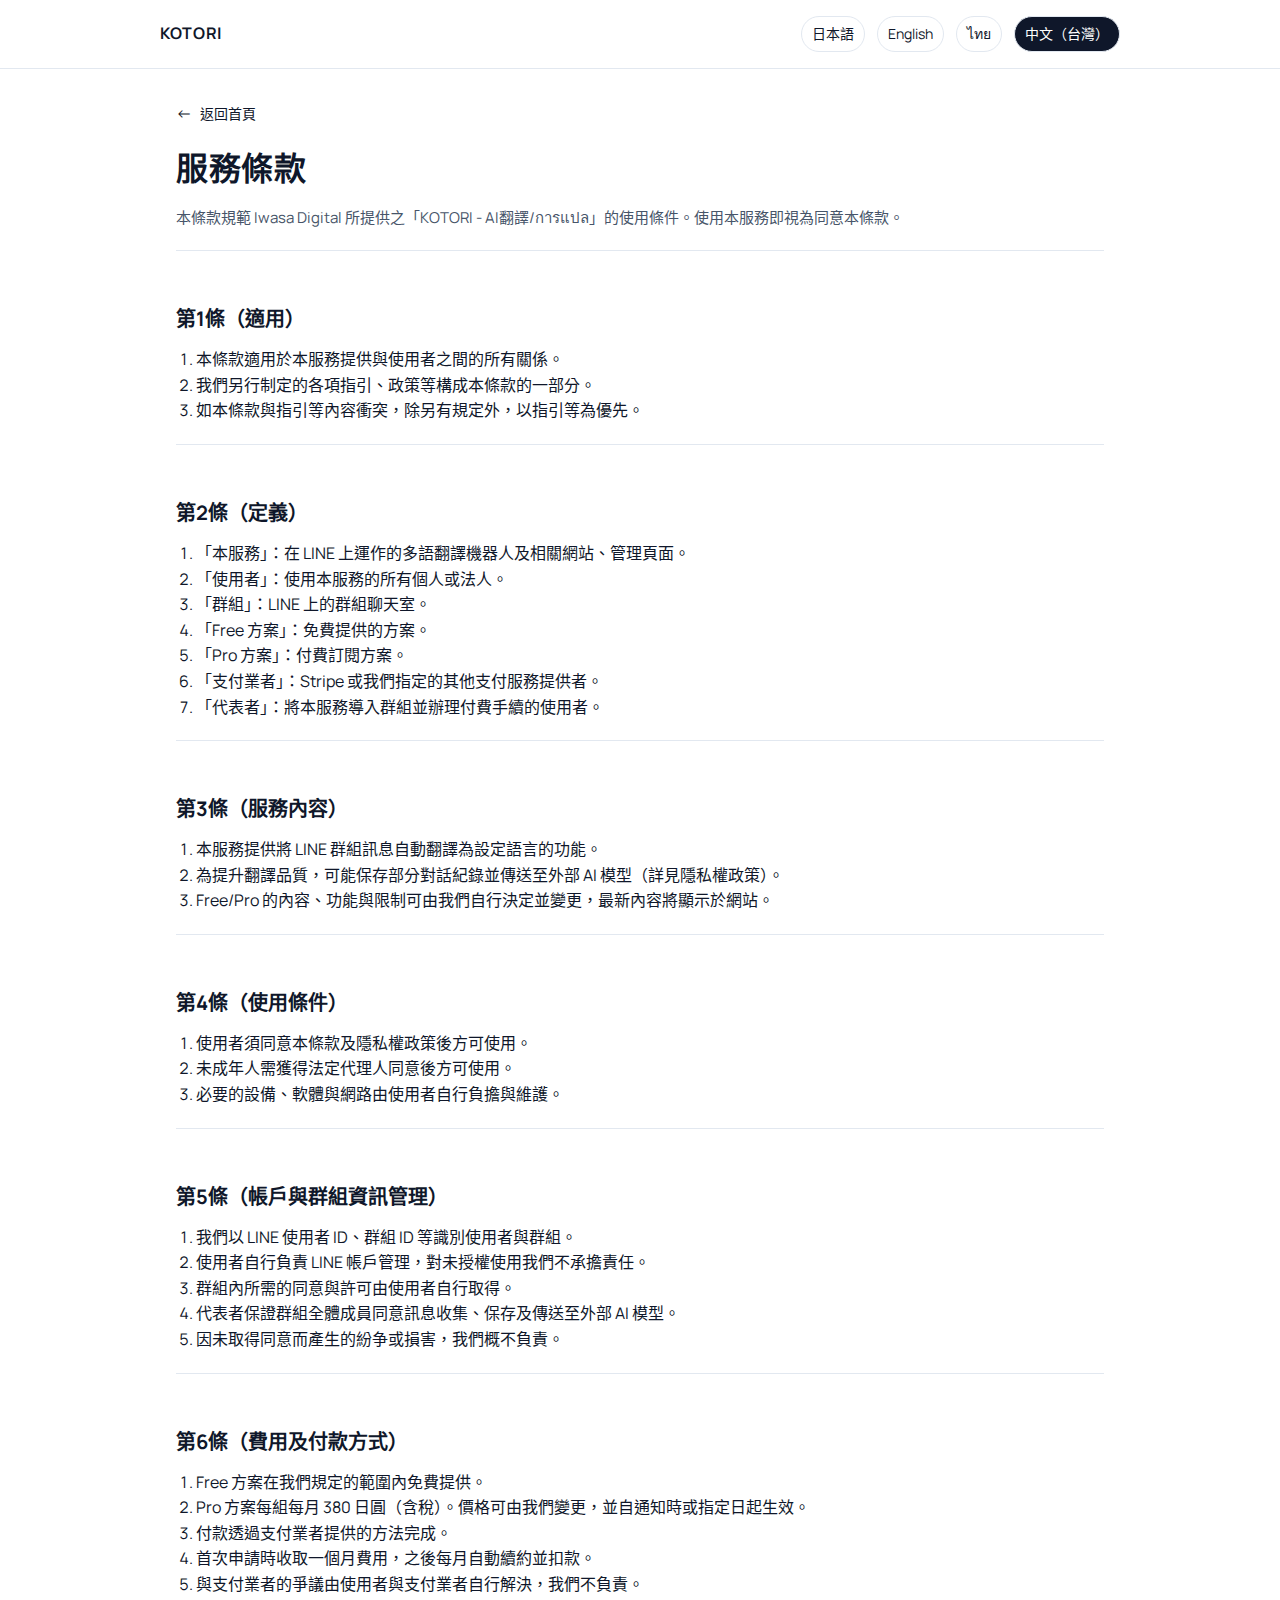
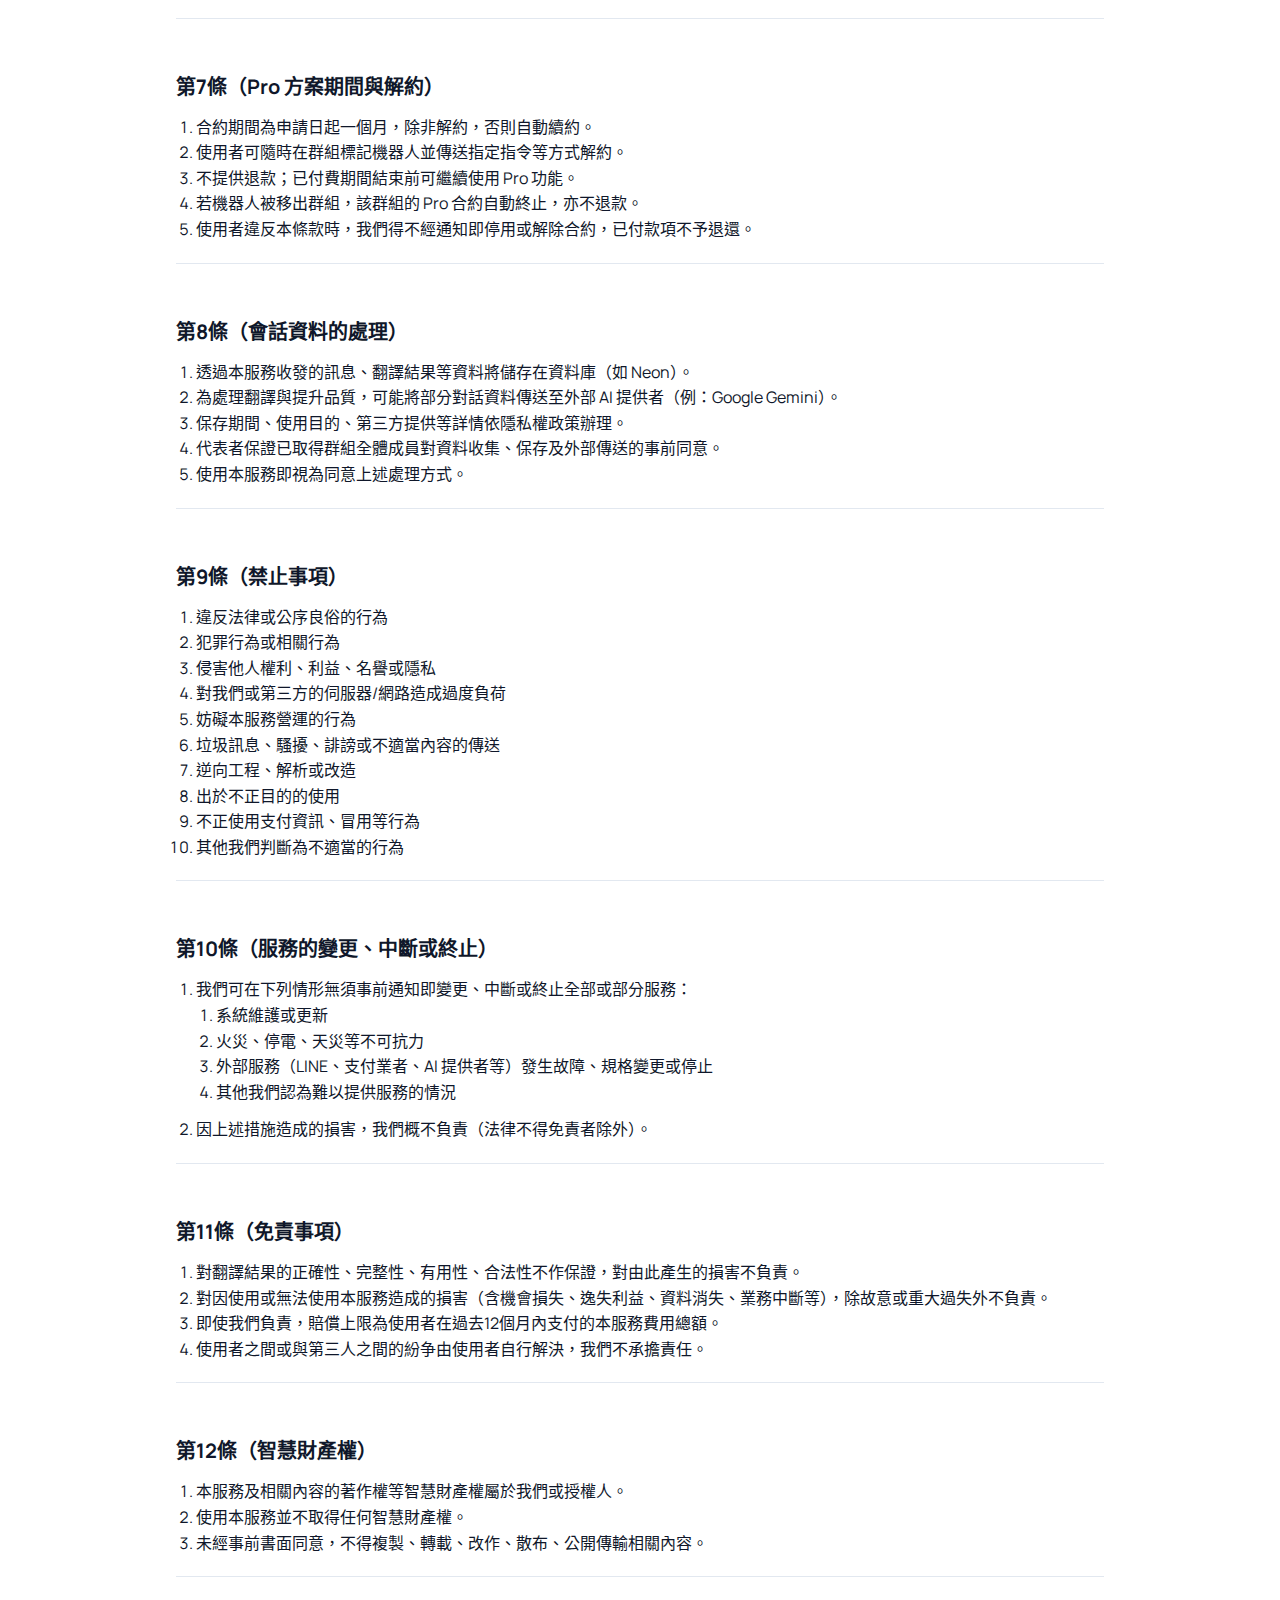
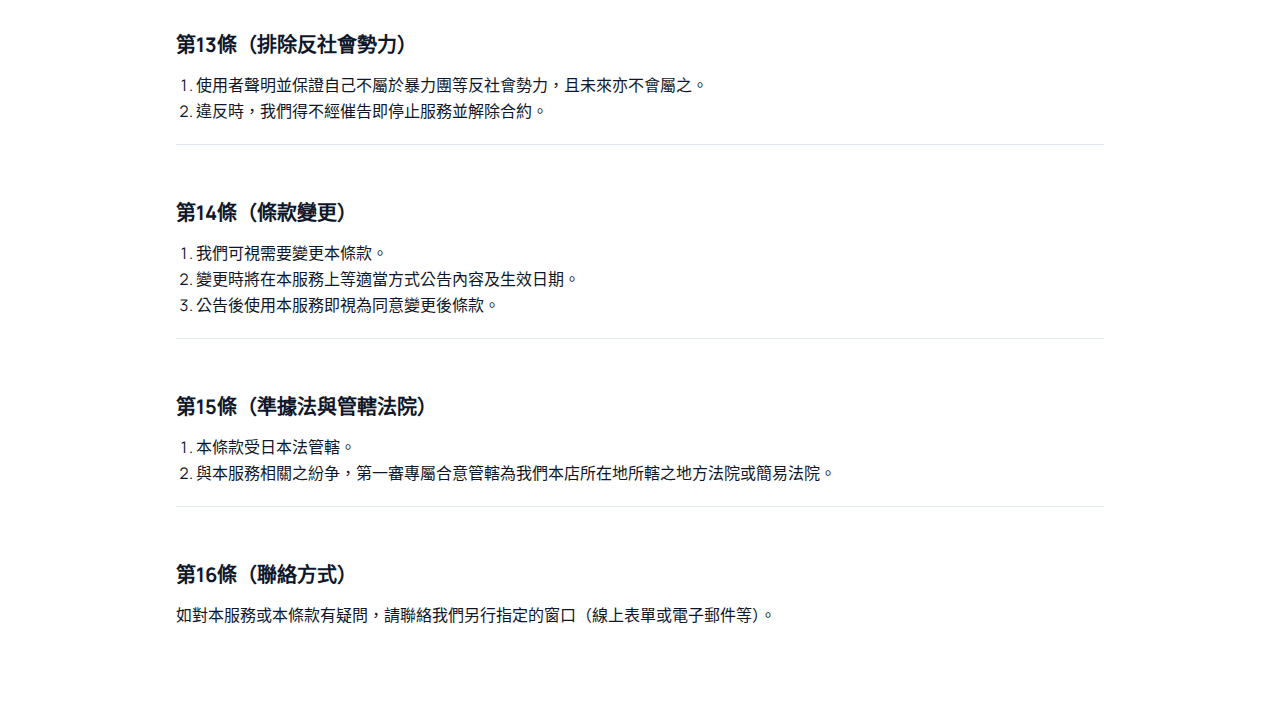
<file: pages/docs/terms-zh-tw.html>
<!DOCTYPE html>
<html lang="zh-TW">
<head>
  <meta charset="UTF-8" />
  <meta name="viewport" content="width=device-width, initial-scale=1" />
  <title>服務條款 | KOTORI</title>
  <link rel="preconnect" href="https://fonts.googleapis.com" />
  <link rel="preconnect" href="https://fonts.gstatic.com" crossorigin />
  <link href="https://fonts.googleapis.com/css2?family=Manrope:wght@400;600;700&display=swap" rel="stylesheet" />
  <link rel="stylesheet" href="./policy.css" />
</head>
<body>
  <header>
    <div class="header-inner">
      <div class="brand">KOTORI</div>
      <nav class="lang-links" aria-label="Language links">
        <a href="./terms-ja.html">日本語</a>
        <a href="./terms-en.html">English</a>
        <a href="./terms-th.html">ไทย</a>
        <a class="active" href="./terms-zh-tw.html">中文（台灣）</a>
      </nav>
    </div>
  </header>
  <main>
    <a class="back-home" href="../index.html"><span>←</span>返回首頁</a>
    <h1>服務條款</h1>
    <p class="summary">
      本條款規範 Iwasa Digital 所提供之「KOTORI - AI翻譯/การแปล」的使用條件。使用本服務即視為同意本條款。
    </p>

    <section>
      <h2>第1條（適用）</h2>
      <ol>
        <li>本條款適用於本服務提供與使用者之間的所有關係。</li>
        <li>我們另行制定的各項指引、政策等構成本條款的一部分。</li>
        <li>如本條款與指引等內容衝突，除另有規定外，以指引等為優先。</li>
      </ol>
    </section>

    <section>
      <h2>第2條（定義）</h2>
      <ol>
        <li>「本服務」：在 LINE 上運作的多語翻譯機器人及相關網站、管理頁面。</li>
        <li>「使用者」：使用本服務的所有個人或法人。</li>
        <li>「群組」：LINE 上的群組聊天室。</li>
        <li>「Free 方案」：免費提供的方案。</li>
        <li>「Pro 方案」：付費訂閱方案。</li>
        <li>「支付業者」：Stripe 或我們指定的其他支付服務提供者。</li>
        <li>「代表者」：將本服務導入群組並辦理付費手續的使用者。</li>
      </ol>
    </section>

    <section>
      <h2>第3條（服務內容）</h2>
      <ol>
        <li>本服務提供將 LINE 群組訊息自動翻譯為設定語言的功能。</li>
        <li>為提升翻譯品質，可能保存部分對話紀錄並傳送至外部 AI 模型（詳見隱私權政策）。</li>
        <li>Free/Pro 的內容、功能與限制可由我們自行決定並變更，最新內容將顯示於網站。</li>
      </ol>
    </section>

    <section>
      <h2>第4條（使用條件）</h2>
      <ol>
        <li>使用者須同意本條款及隱私權政策後方可使用。</li>
        <li>未成年人需獲得法定代理人同意後方可使用。</li>
        <li>必要的設備、軟體與網路由使用者自行負擔與維護。</li>
      </ol>
    </section>

    <section>
      <h2>第5條（帳戶與群組資訊管理）</h2>
      <ol>
        <li>我們以 LINE 使用者 ID、群組 ID 等識別使用者與群組。</li>
        <li>使用者自行負責 LINE 帳戶管理，對未授權使用我們不承擔責任。</li>
        <li>群組內所需的同意與許可由使用者自行取得。</li>
        <li>代表者保證群組全體成員同意訊息收集、保存及傳送至外部 AI 模型。</li>
        <li>因未取得同意而產生的紛争或損害，我們概不負責。</li>
      </ol>
    </section>

    <section>
      <h2>第6條（費用及付款方式）</h2>
      <ol>
        <li>Free 方案在我們規定的範圍內免費提供。</li>
        <li>Pro 方案每組每月 380 日圓（含稅）。價格可由我們變更，並自通知時或指定日起生效。</li>
        <li>付款透過支付業者提供的方法完成。</li>
        <li>首次申請時收取一個月費用，之後每月自動續約並扣款。</li>
        <li>與支付業者的爭議由使用者與支付業者自行解決，我們不負責。</li>
      </ol>
    </section>

    <section>
      <h2>第7條（Pro 方案期間與解約）</h2>
      <ol>
        <li>合約期間為申請日起一個月，除非解約，否則自動續約。</li>
        <li>使用者可隨時在群組標記機器人並傳送指定指令等方式解約。</li>
        <li>不提供退款；已付費期間結束前可繼續使用 Pro 功能。</li>
        <li>若機器人被移出群組，該群組的 Pro 合約自動終止，亦不退款。</li>
        <li>使用者違反本條款時，我們得不經通知即停用或解除合約，已付款項不予退還。</li>
      </ol>
    </section>

    <section>
      <h2>第8條（會話資料的處理）</h2>
      <ol>
        <li>透過本服務收發的訊息、翻譯結果等資料將儲存在資料庫（如 Neon）。</li>
        <li>為處理翻譯與提升品質，可能將部分對話資料傳送至外部 AI 提供者（例：Google Gemini）。</li>
        <li>保存期間、使用目的、第三方提供等詳情依隱私權政策辦理。</li>
        <li>代表者保證已取得群組全體成員對資料收集、保存及外部傳送的事前同意。</li>
        <li>使用本服務即視為同意上述處理方式。</li>
      </ol>
    </section>

    <section>
      <h2>第9條（禁止事項）</h2>
      <ol>
        <li>違反法律或公序良俗的行為</li>
        <li>犯罪行為或相關行為</li>
        <li>侵害他人權利、利益、名譽或隱私</li>
        <li>對我們或第三方的伺服器/網路造成過度負荷</li>
        <li>妨礙本服務營運的行為</li>
        <li>垃圾訊息、騷擾、誹謗或不適當內容的傳送</li>
        <li>逆向工程、解析或改造</li>
        <li>出於不正目的的使用</li>
        <li>不正使用支付資訊、冒用等行為</li>
        <li>其他我們判斷為不適當的行為</li>
      </ol>
    </section>

    <section>
      <h2>第10條（服務的變更、中斷或終止）</h2>
      <ol>
        <li>
          我們可在下列情形無須事前通知即變更、中斷或終止全部或部分服務：
          <ol>
            <li>系統維護或更新</li>
            <li>火災、停電、天災等不可抗力</li>
            <li>外部服務（LINE、支付業者、AI 提供者等）發生故障、規格變更或停止</li>
            <li>其他我們認為難以提供服務的情況</li>
          </ol>
        </li>
        <li>因上述措施造成的損害，我們概不負責（法律不得免責者除外）。</li>
      </ol>
    </section>

    <section>
      <h2>第11條（免責事項）</h2>
      <ol>
        <li>對翻譯結果的正確性、完整性、有用性、合法性不作保證，對由此產生的損害不負責。</li>
        <li>對因使用或無法使用本服務造成的損害（含機會損失、逸失利益、資料消失、業務中斷等），除故意或重大過失外不負責。</li>
        <li>即使我們負責，賠償上限為使用者在過去12個月內支付的本服務費用總額。</li>
        <li>使用者之間或與第三人之間的紛争由使用者自行解決，我們不承擔責任。</li>
      </ol>
    </section>

    <section>
      <h2>第12條（智慧財產權）</h2>
      <ol>
        <li>本服務及相關內容的著作權等智慧財產權屬於我們或授權人。</li>
        <li>使用本服務並不取得任何智慧財產權。</li>
        <li>未經事前書面同意，不得複製、轉載、改作、散布、公開傳輸相關內容。</li>
      </ol>
    </section>

    <section>
      <h2>第13條（排除反社會勢力）</h2>
      <ol>
        <li>使用者聲明並保證自己不屬於暴力團等反社會勢力，且未來亦不會屬之。</li>
        <li>違反時，我們得不經催告即停止服務並解除合約。</li>
      </ol>
    </section>

    <section>
      <h2>第14條（條款變更）</h2>
      <ol>
        <li>我們可視需要變更本條款。</li>
        <li>變更時將在本服務上等適當方式公告內容及生效日期。</li>
        <li>公告後使用本服務即視為同意變更後條款。</li>
      </ol>
    </section>

    <section>
      <h2>第15條（準據法與管轄法院）</h2>
      <ol>
        <li>本條款受日本法管轄。</li>
        <li>與本服務相關之紛争，第一審專屬合意管轄為我們本店所在地所轄之地方法院或簡易法院。</li>
      </ol>
    </section>

    <section>
      <h2>第16條（聯絡方式）</h2>
      <p>如對本服務或本條款有疑問，請聯絡我們另行指定的窗口（線上表單或電子郵件等）。</p>
    </section>
  </main>
</body>
</html>
</file>
<file: pages/styles.css>
:root {
  --bg: #fdfdfd;
  --bg-gradient: 
    radial-gradient(circle at 16% 20%, rgba(231, 47, 143, 0.1), transparent 32%),
    radial-gradient(circle at 82% 18%, rgba(0, 181, 245, 0.1), transparent 34%),
    radial-gradient(circle at 17% 82%, rgba(149, 222, 63, 0.1), transparent 34%),
    radial-gradient(circle at 84% 84%, rgba(255, 138, 61, 0.1), transparent 36%);
  --panel: #ffffff;
  --panel-strong: #f7f7f7;
  --text: #111827;
  --muted: #3a4453;
  --accent: #f6a83c;
  --accent-strong: #ff6b00;
  --border: #e5e7eb;
  --shadow: 0 12px 30px rgba(15, 23, 42, 0.06);
}

* {
  box-sizing: border-box;
}

body {
  margin: 0;
  font-family: "Manrope", "Segoe UI", system-ui, -apple-system, sans-serif;
  color: var(--text);
  background: var(--bg);
  background-image: var(--bg-gradient);
  background-attachment: fixed;
  min-height: 100vh;
}

.page-shell {
  max-width: 1080px;
  margin: 0 auto;
  padding: 10px 20px 72px;
}

.top-bar-wrap {
  position: sticky;
  top: 0;
  z-index: 100;
  background: rgba(253, 253, 253, 0.9);
  backdrop-filter: blur(10px);
  border-bottom: 1px solid var(--border);
  box-shadow: 0 10px 24px rgba(15, 23, 42, 0.04);
}

.top-bar {
  display: flex;
  align-items: center;
  justify-content: space-between;
  max-width: 1080px;
  margin: 0 auto;
  padding: 14px 20px;
}

.brand {
  display: flex;
  align-items: center;
  gap: 10px;
}

.brand-name {
  font-weight: 900;
  letter-spacing: 1px;
  font-size: 22px;
  text-transform: uppercase;
}

.lang-picker {
  display: flex;
  align-items: center;
  gap: 12px;
  position: relative;
}

.lang-icon {
  display: inline-flex;
  width: 28px;
  height: 28px;
  align-items: center;
  justify-content: center;
  border-radius: 50%;
  background: linear-gradient(135deg, rgba(0, 181, 245, 0.2), rgba(231, 47, 143, 0.18));
  box-shadow: 0 4px 12px rgba(15, 23, 42, 0.08);
  color: #0f172a;
}

.lang-icon svg {
  width: 16px;
  height: 16px;
  fill: currentColor;
}

.lang-label {
  font-weight: 700;
  color: var(--text);
  font-size: 14px;
}

.lang-select {
  display: none;
}

.lang-select-custom {
  position: relative;
  width: 180px;
}

.lang-select,
.lang-select-trigger {
  padding: 10px 12px;
  border-radius: 10px;
  border: 1px solid var(--border);
  background: #fff;
  background-image: var(--flag-image, none);
  background-repeat: no-repeat;
  background-position: 10px 50%;
  background-size: 18px 12px;
  color: var(--text);
  font-weight: 500;
  font-size: 14px;
  cursor: pointer;
  box-shadow: 0 8px 20px rgba(15, 23, 42, 0.04);
  transition: border-color 0.15s ease, box-shadow 0.15s ease;
  padding-left: 36px;
}

.lang-select-trigger {
  display: flex;
  align-items: center;
  gap: 8px;
  width: 100%;
  background-image: none;
  padding-left: 12px;
  justify-content: space-between;
}

.lang-select-trigger:focus {
  outline: none;
  border-color: var(--accent-strong);
  box-shadow: 0 0 0 3px rgba(255, 139, 97, 0.25);
}

.lang-select-trigger .lang-flag {
  width: 20px;
  height: 20px;
  object-fit: contain;
}

.lang-select-trigger .lang-globe {
  width: 20px;
  height: 20px;
  object-fit: contain;
}

.lang-select-trigger .lang-selected-label {
  flex: 1;
  text-align: left;
}

.lang-select-trigger .lang-select-arrow {
  font-size: 14px;
  color: var(--muted);
  padding-left: 6px;
}

.lang-select-options {
  position: absolute;
  top: calc(100% + 6px);
  left: 0;
  right: 0;
  margin: 0;
  padding: 6px 0;
  list-style: none;
  background: #fff;
  border: 1px solid var(--border);
  border-radius: 10px;
  box-shadow: 0 12px 30px rgba(15, 23, 42, 0.12);
  display: none;
  z-index: 10;
}

.lang-select-custom.open .lang-select-options {
  display: block;
}

.lang-select-option {
  display: flex;
  align-items: center;
  gap: 8px;
  padding: 10px 12px;
  cursor: pointer;
  font-weight: 500;
  color: var(--text);
}

.lang-select-option .lang-flag {
  width: 20px;
  height: 20px;
  object-fit: contain;
}

.lang-select-option:hover,
.lang-select-option.active {
  background: var(--accent);
  color: #fff;
}

.lang-select-option.active .lang-flag {
  filter: none;
}

.lang-select option {
  background-repeat: no-repeat;
  background-position: 10px 50%;
  background-size: 18px 12px;
  padding-left: 34px;
}

.hero {
  margin-top: 36px;
  padding: 32px 28px;
  background: var(--panel);
  border: 1px solid var(--border);
  border-radius: 18px;
  box-shadow: var(--shadow);
}

.hero-wordmark {
  margin: 0 0 8px;
  font-size: 50px;
  font-weight: 900;
  letter-spacing: 6px;
  color: #0f172a;
}

.eyebrow {
  display: inline-flex;
  padding: 6px 10px;
  border-radius: 10px;
  background: #f3f4f6;
  color: #111827;
  font-weight: 700;
  letter-spacing: 0.4px;
  text-transform: uppercase;
  margin: 0 0 10px;
}

.hero-title {
  margin: 0 0 14px;
  font-size: 30px;
  line-height: 1.4;
}

.hero-lead {
  margin: 0 0 18px;
  color: var(--muted);
  line-height: 1.7;
}

.price-card {
  display: grid;
  gap: 6px;
  padding: 14px 16px;
  background: var(--panel-strong);
  border: 1px solid var(--border);
  border-radius: 12px;
  margin-bottom: 18px;
}

.price {
  margin: 0;
  font-weight: 700;
  font-size: 18px;
}

.price-amount {
  display: inline-flex;
  align-items: baseline;
  gap: 6px;
  color: #d93f00;
  letter-spacing: 0.2px;
  text-shadow: 0 1px 2px rgba(0, 0, 0, 0.08);
}

.price-currency {
  font-size: 21px;
  font-weight: 800;
  text-transform: uppercase;
  line-height: 1.1;
}

.price-number {
  font-size: 34px;
  font-weight: 900;
  line-height: 1.05;
  letter-spacing: 0.4px;
}

.audience {
  margin: 0;
  color: var(--muted);
}

.cta {
  display: grid;
  gap: 10px;
}

.primary-btn {
  display: inline-flex;
  justify-content: center;
  align-items: center;
  gap: 8px;
  padding: 14px 18px;
  background: linear-gradient(135deg, var(--accent), var(--accent-strong));
  color: #ffffff;
  border: none;
  border-radius: 12px;
  font-weight: 800;
  text-decoration: none;
  box-shadow: 0 10px 26px rgba(255, 107, 0, 0.2);
  transition: transform 0.15s ease, box-shadow 0.15s ease;
}

.primary-btn:hover {
  transform: translateY(-1px);
  box-shadow: 0 14px 34px rgba(255, 107, 0, 0.26);
}

.primary-btn:active {
  transform: translateY(0);
}

.line-add-btn {
  display: inline-block;
}

.line-add-btn img {
  display: block;
}

.bottom-cta {
  margin: 36px auto 12px;
  text-align: center;
}

.bottom-cta .cta {
  justify-items: center;
}

.legal-links {
  margin: 50px 0 12px;
  text-align: center;
  font-size: 13px;
}

.legal-links a {
  color: var(--accent-strong);
  text-decoration: none;
  font-weight: 400;
}

.legal-links a:hover {
  text-decoration: underline;
}

.terms,
.cta-note {
  margin: 0;
  color: var(--muted);
  font-size: 14px;
  line-height: 1.6;
}

.terms a {
  color: var(--accent-strong);
  text-decoration: none;
}

.terms a:hover {
  text-decoration: underline;
}

.card {
  margin-top: 22px;
  padding: 22px 20px;
  background: var(--panel);
  border: 1px solid var(--border);
  border-radius: 14px;
  box-shadow: var(--shadow);
}

.card h2 {
  margin: 0 0 12px;
  font-size: 20px;
}

.list {
  margin: 0;
  padding-left: 18px;
  color: var(--muted);
  line-height: 1.7;
}

.table-wrap {
  overflow-x: auto;
}

table {
  width: 100%;
  border-collapse: collapse;
  color: var(--muted);
}

th,
td {
  padding: 12px 10px;
  border-bottom: 1px solid #ececec;
  text-align: left;
}

th {
  color: var(--text);
  font-weight: 700;
}

.steps {
  margin: 0;
  padding-left: 18px;
  color: var(--muted);
  line-height: 1.7;
}

@media (max-width: 640px) {
  .top-bar {
    flex-direction: row;
    align-items: center;
    justify-content: space-between;
    gap: 12px;
    padding: 12px 16px;
  }

  .page-shell {
    padding-top: 10px;
  }

  .hero-title {
    font-size: 24px;
  }

  .hero {
    margin-top: 18px;
  }

  .primary-btn {
    width: 100%;
  }
}
</file>
<file: pages/docs/policy.css>
:root {
  --text: #0f172a;
  --muted: #475569;
  --border: #e2e8f0;
  --bg: #ffffff;
  --accent: #0f172a;
  --max-width: 960px;
}

* {
  box-sizing: border-box;
}

body {
  margin: 0;
  padding: 0;
  background: var(--bg);
  color: var(--text);
  font-family: "Manrope", "Noto Sans JP", "Noto Sans TC", "Noto Sans Thai", system-ui, -apple-system, sans-serif;
  line-height: 1.6;
}

a {
  color: var(--accent);
}

a:hover {
  text-decoration: underline;
}

header {
  border-bottom: 1px solid var(--border);
  padding: 16px;
}

.header-inner {
  margin: 0 auto;
  max-width: var(--max-width);
  display: flex;
  justify-content: space-between;
  align-items: center;
  gap: 16px;
}

.brand {
  font-weight: 700;
  letter-spacing: 0.04em;
}

.lang-links {
  display: flex;
  gap: 12px;
  flex-wrap: wrap;
  font-size: 14px;
}

.lang-links a {
  padding: 6px 10px;
  border: 1px solid var(--border);
  border-radius: 999px;
  text-decoration: none;
  color: var(--text);
}

.lang-links a.active {
  background: var(--text);
  color: #fff;
}

main {
  max-width: var(--max-width);
  margin: 0 auto;
  padding: 32px 16px 64px;
}

h1 {
  margin: 0 0 12px;
  font-size: 32px;
  letter-spacing: 0.02em;
}

h2 {
  margin: 32px 0 12px;
  font-size: 20px;
}

p {
  margin: 0 0 12px;
}

ul,
ol {
  margin: 0 0 12px 20px;
  padding: 0;
}

section {
  border-top: 1px solid var(--border);
  padding-top: 20px;
  margin-top: 20px;
}

.summary {
  color: var(--muted);
  margin-bottom: 16px;
  font-size: 15px;
}

.back-home {
  display: inline-flex;
  align-items: center;
  gap: 8px;
  text-decoration: none;
  font-size: 14px;
  color: var(--text);
  margin-bottom: 16px;
}

.back-home span {
  font-size: 16px;
}

@media (max-width: 640px) {
  h1 {
    font-size: 26px;
  }

  .header-inner {
    flex-direction: column;
    align-items: flex-start;
  }
}
</file>
